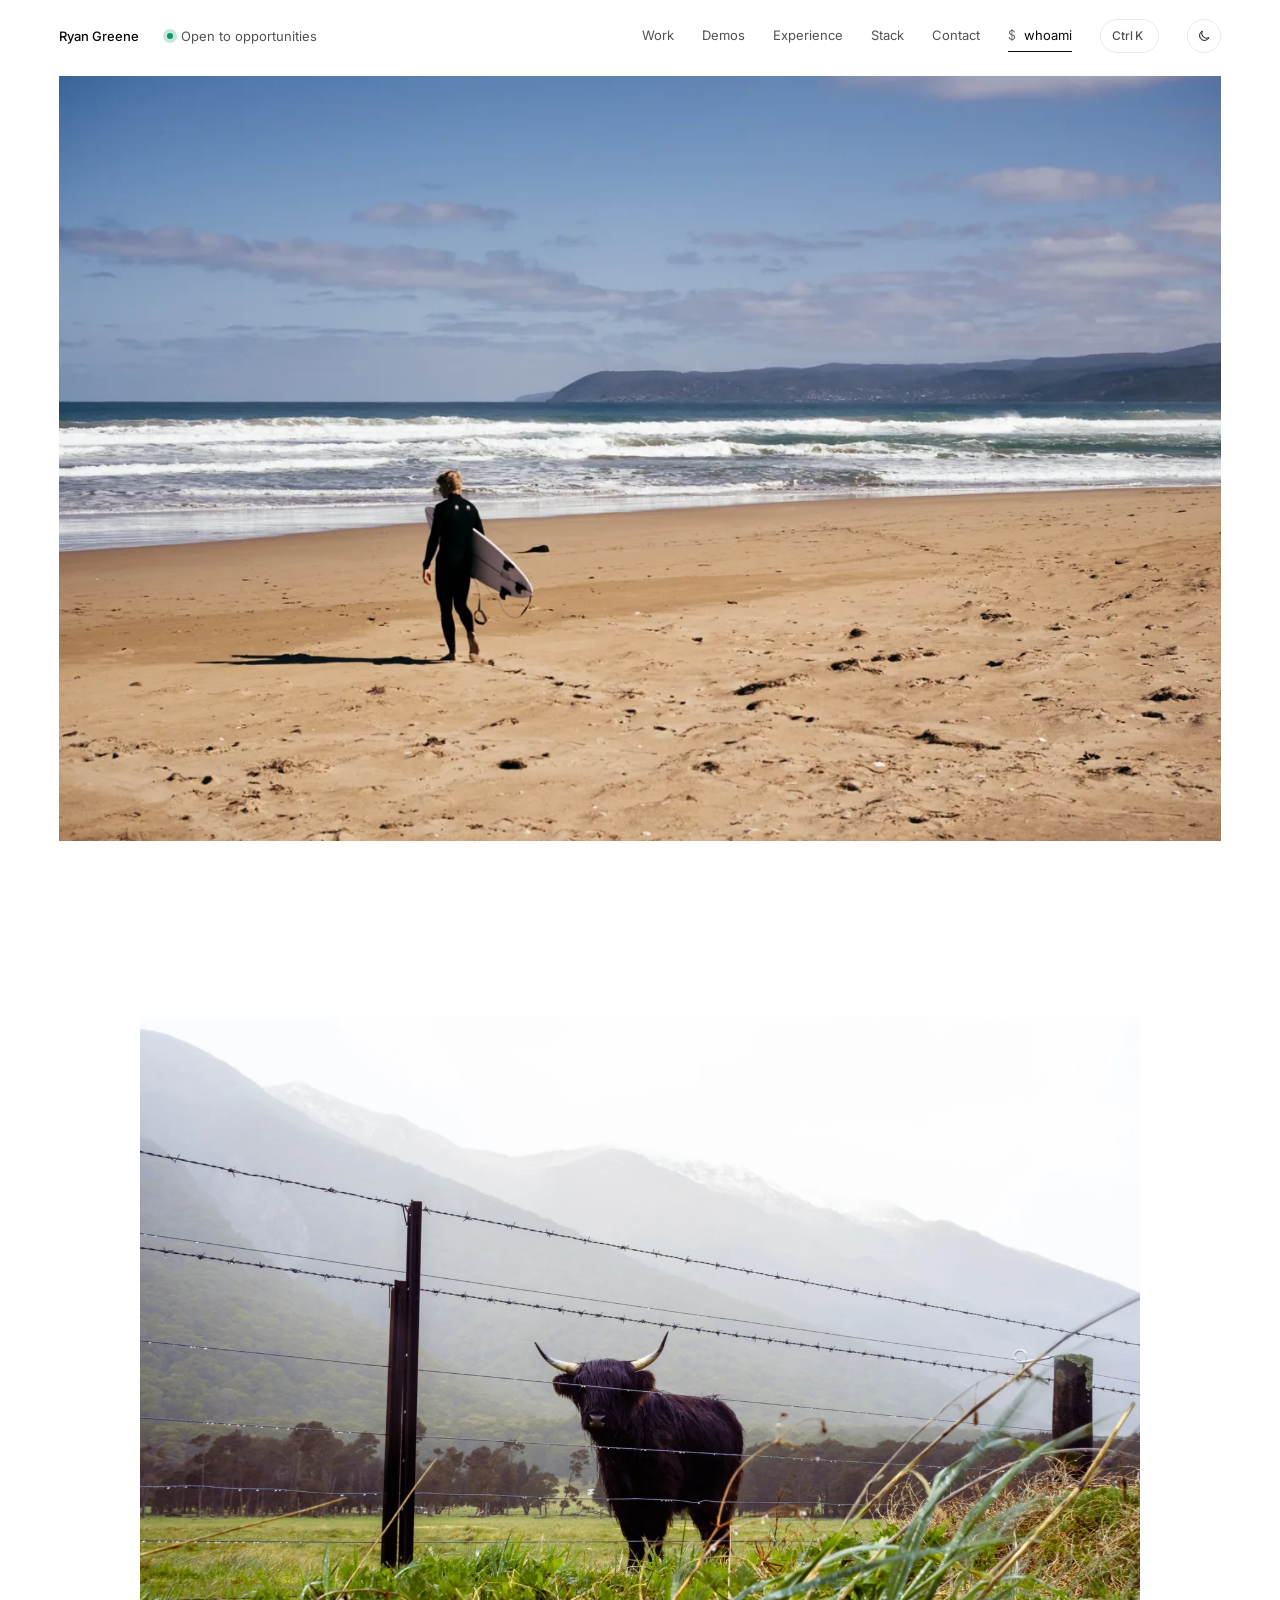
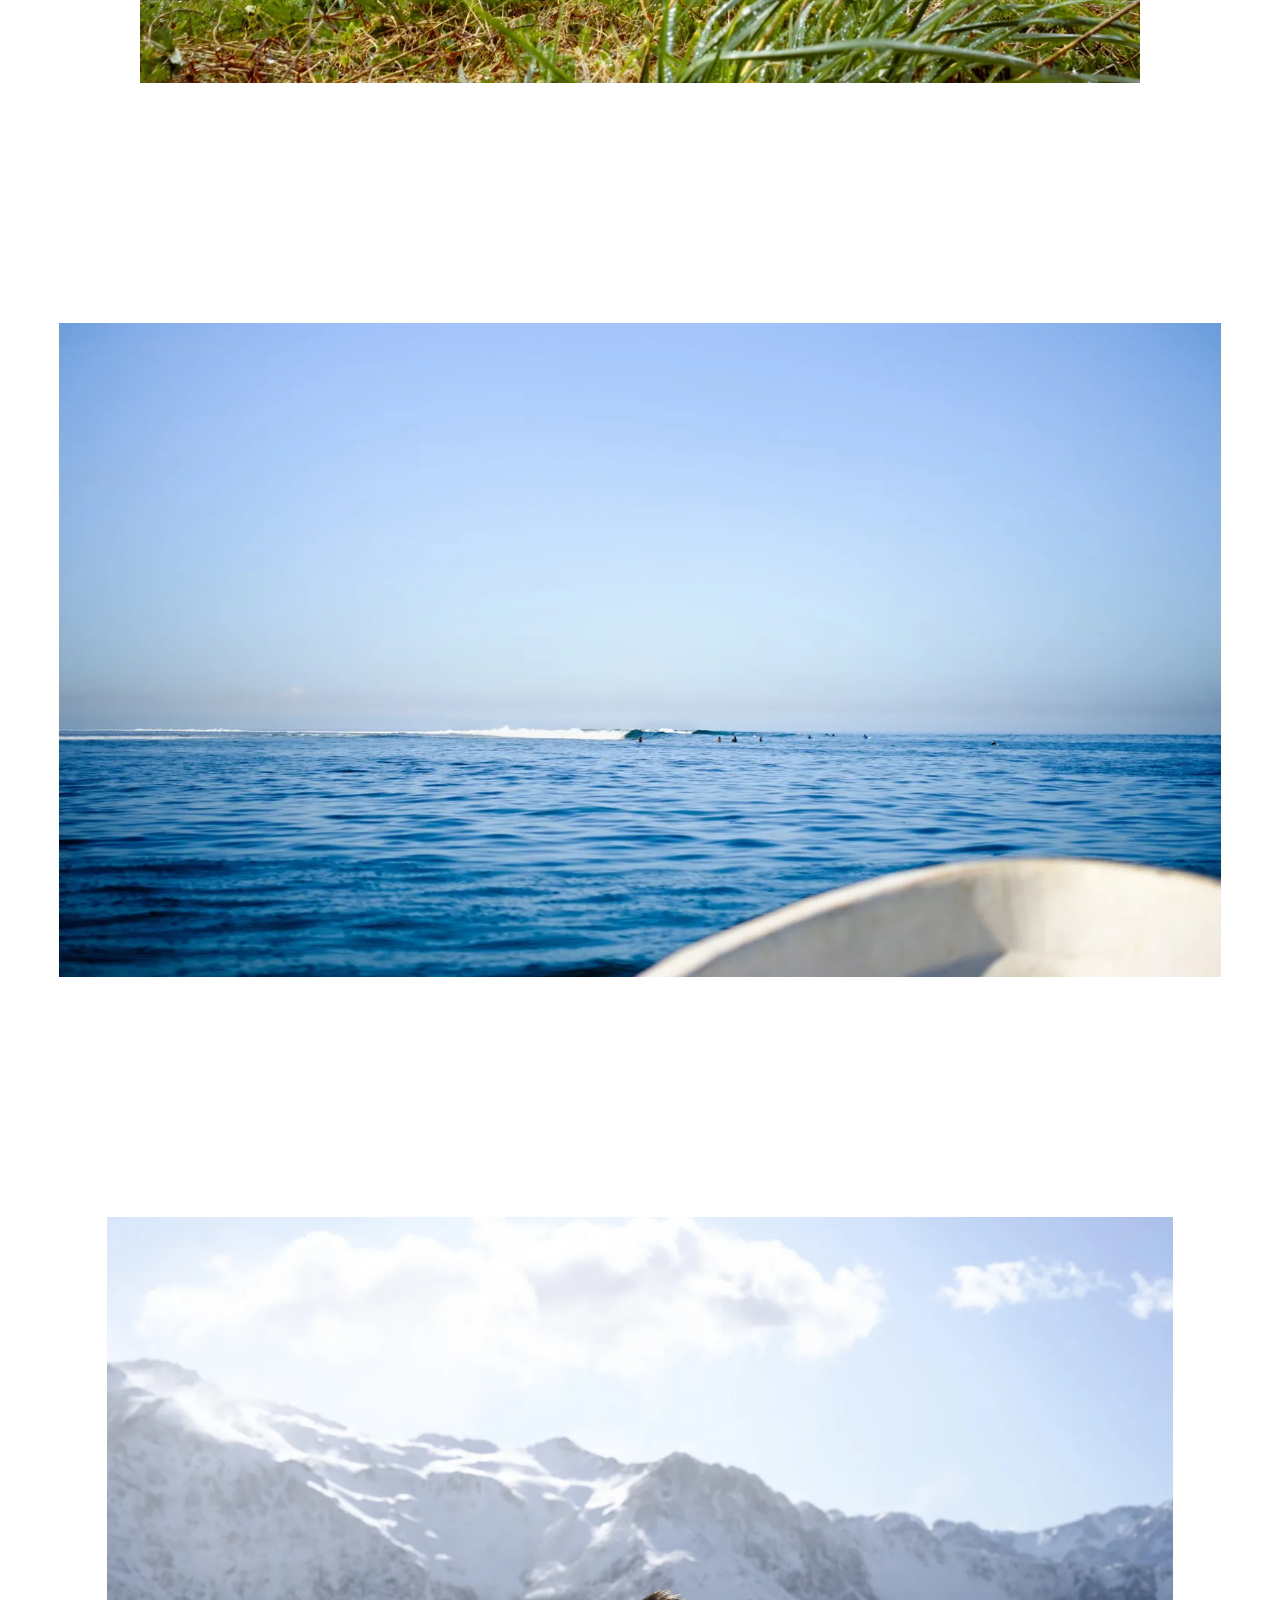
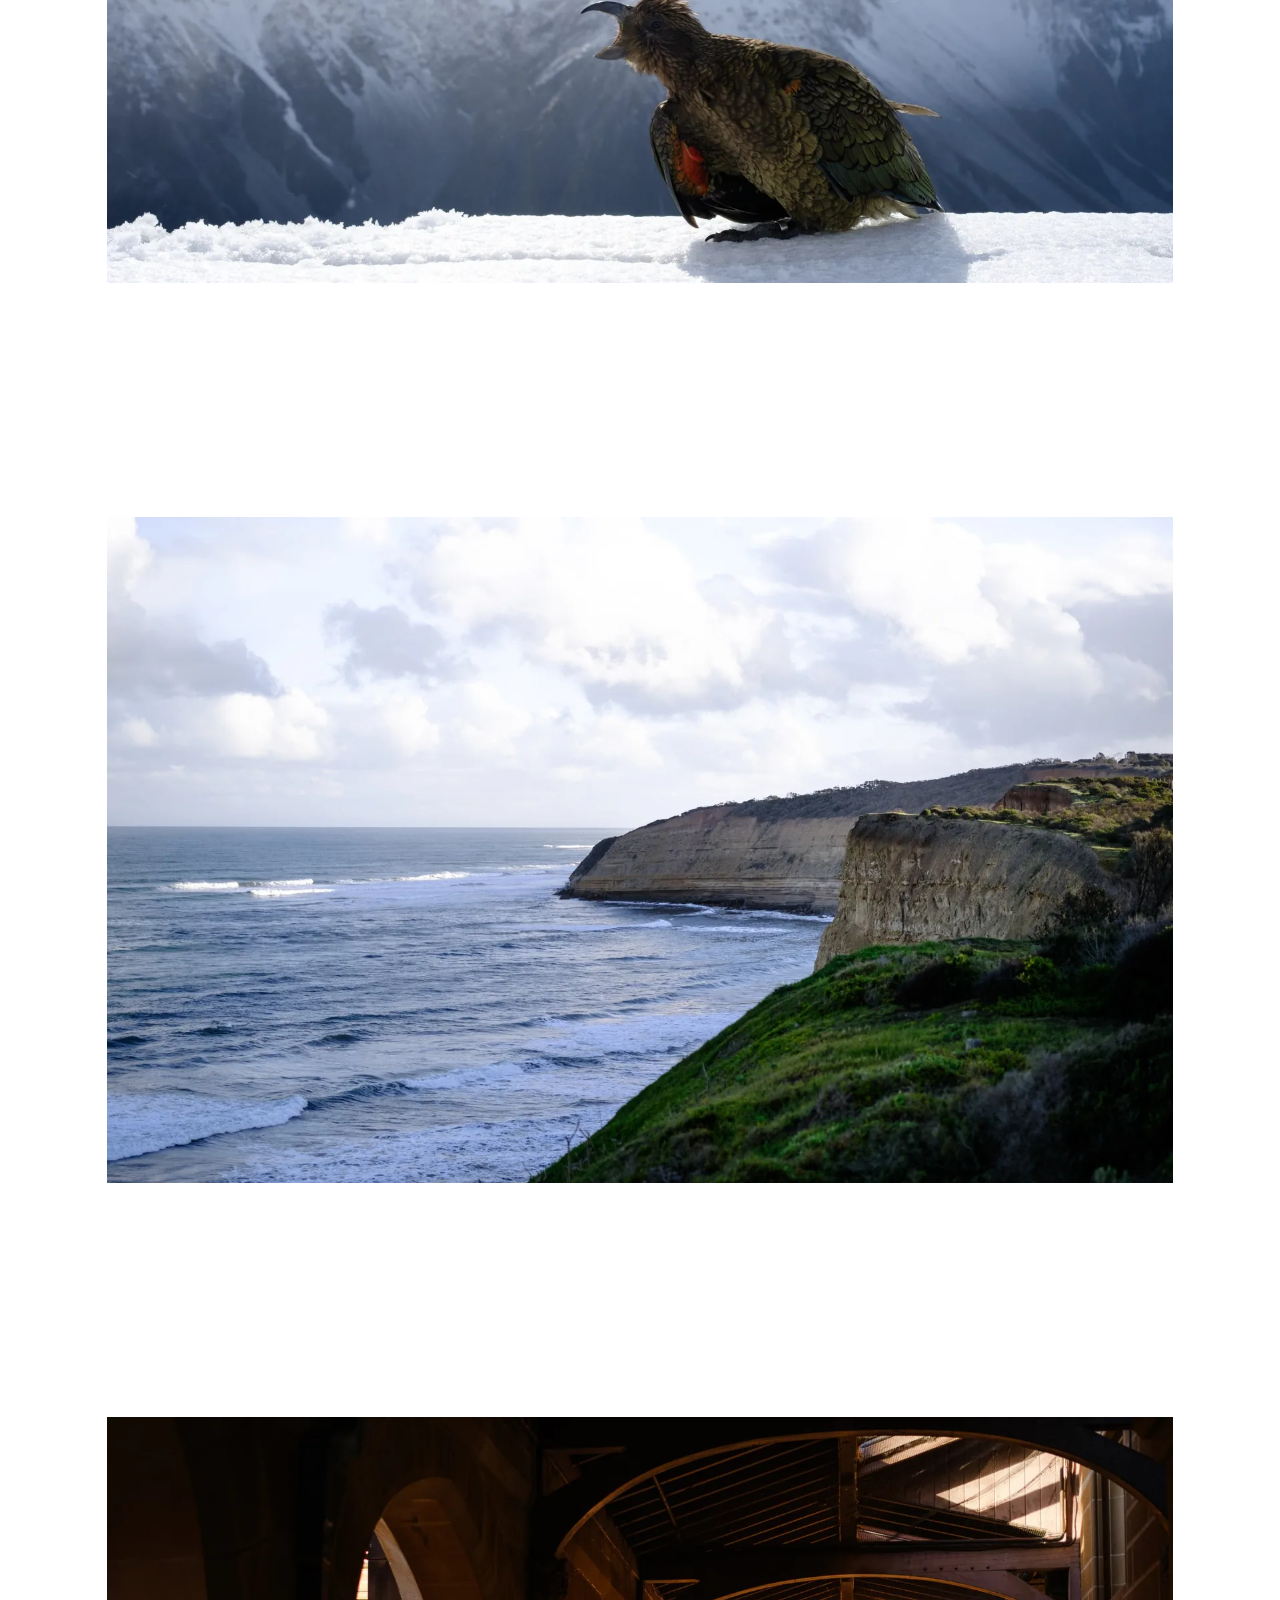
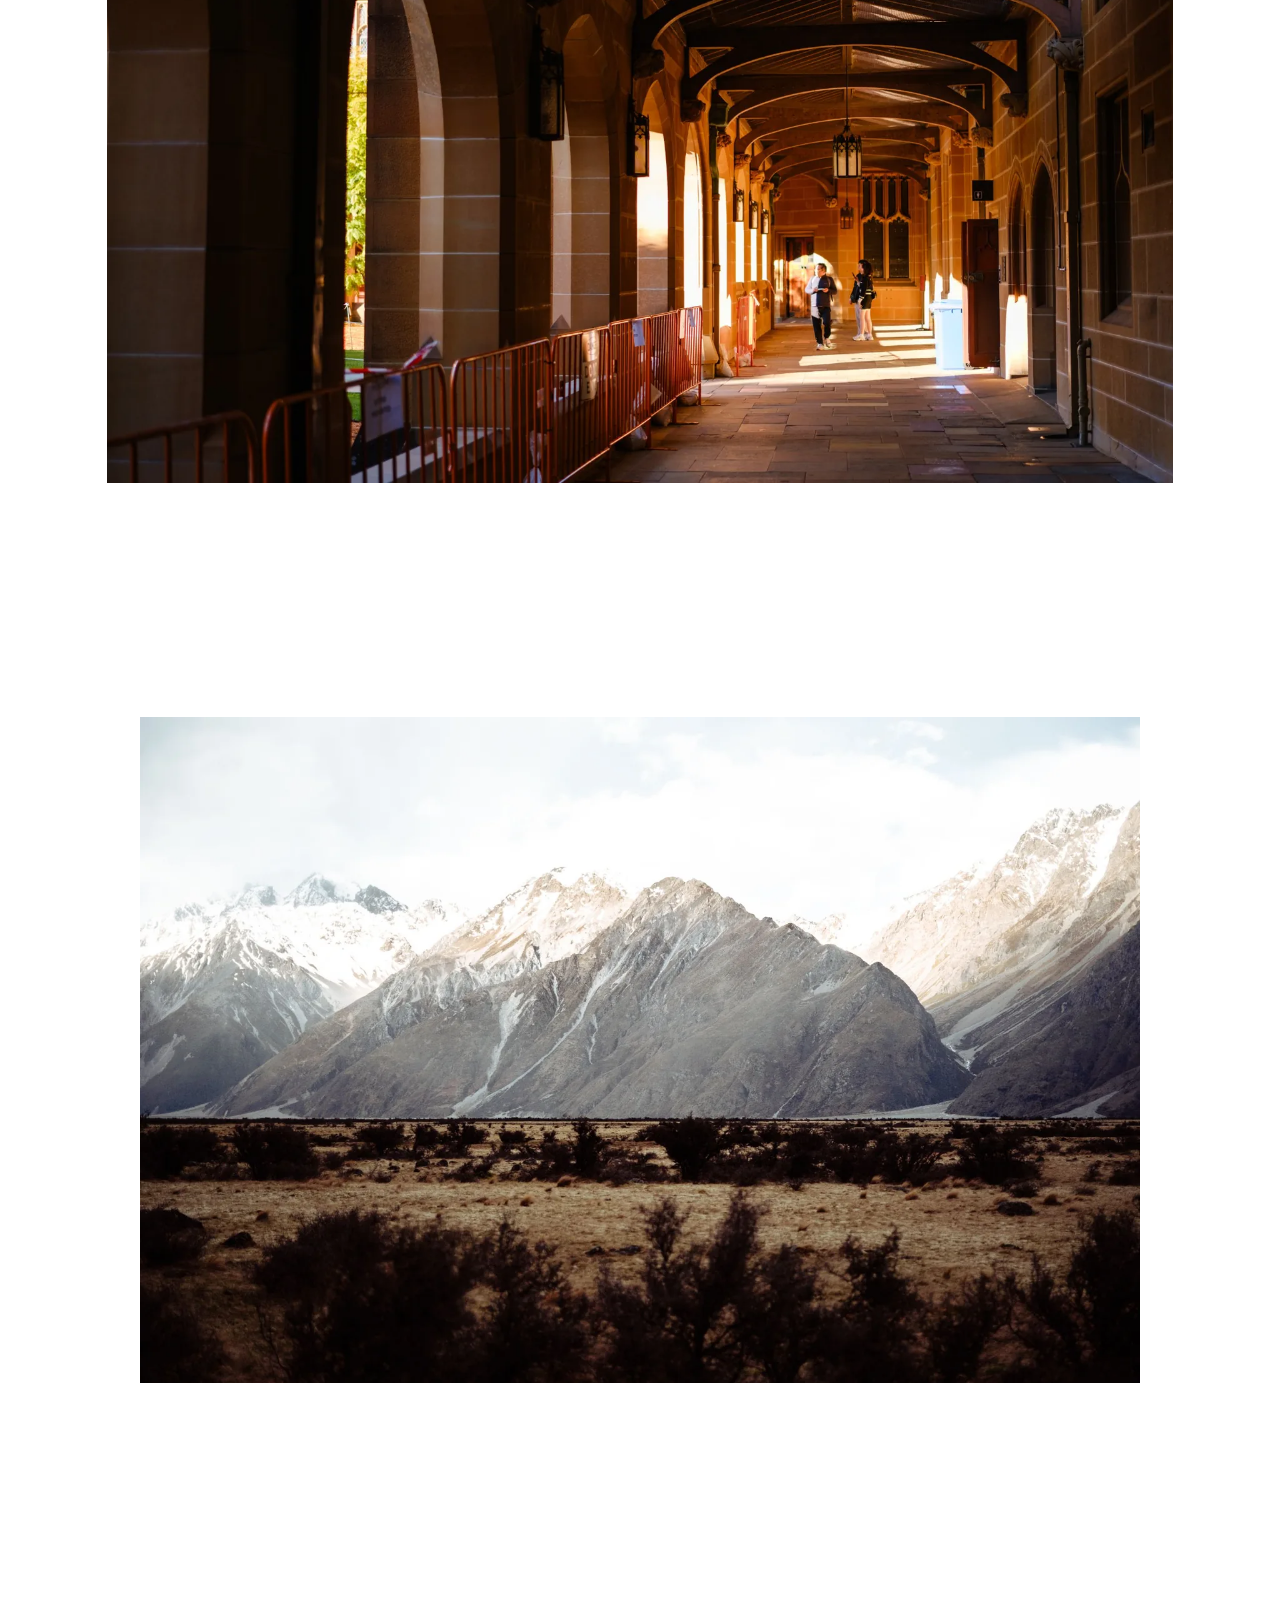
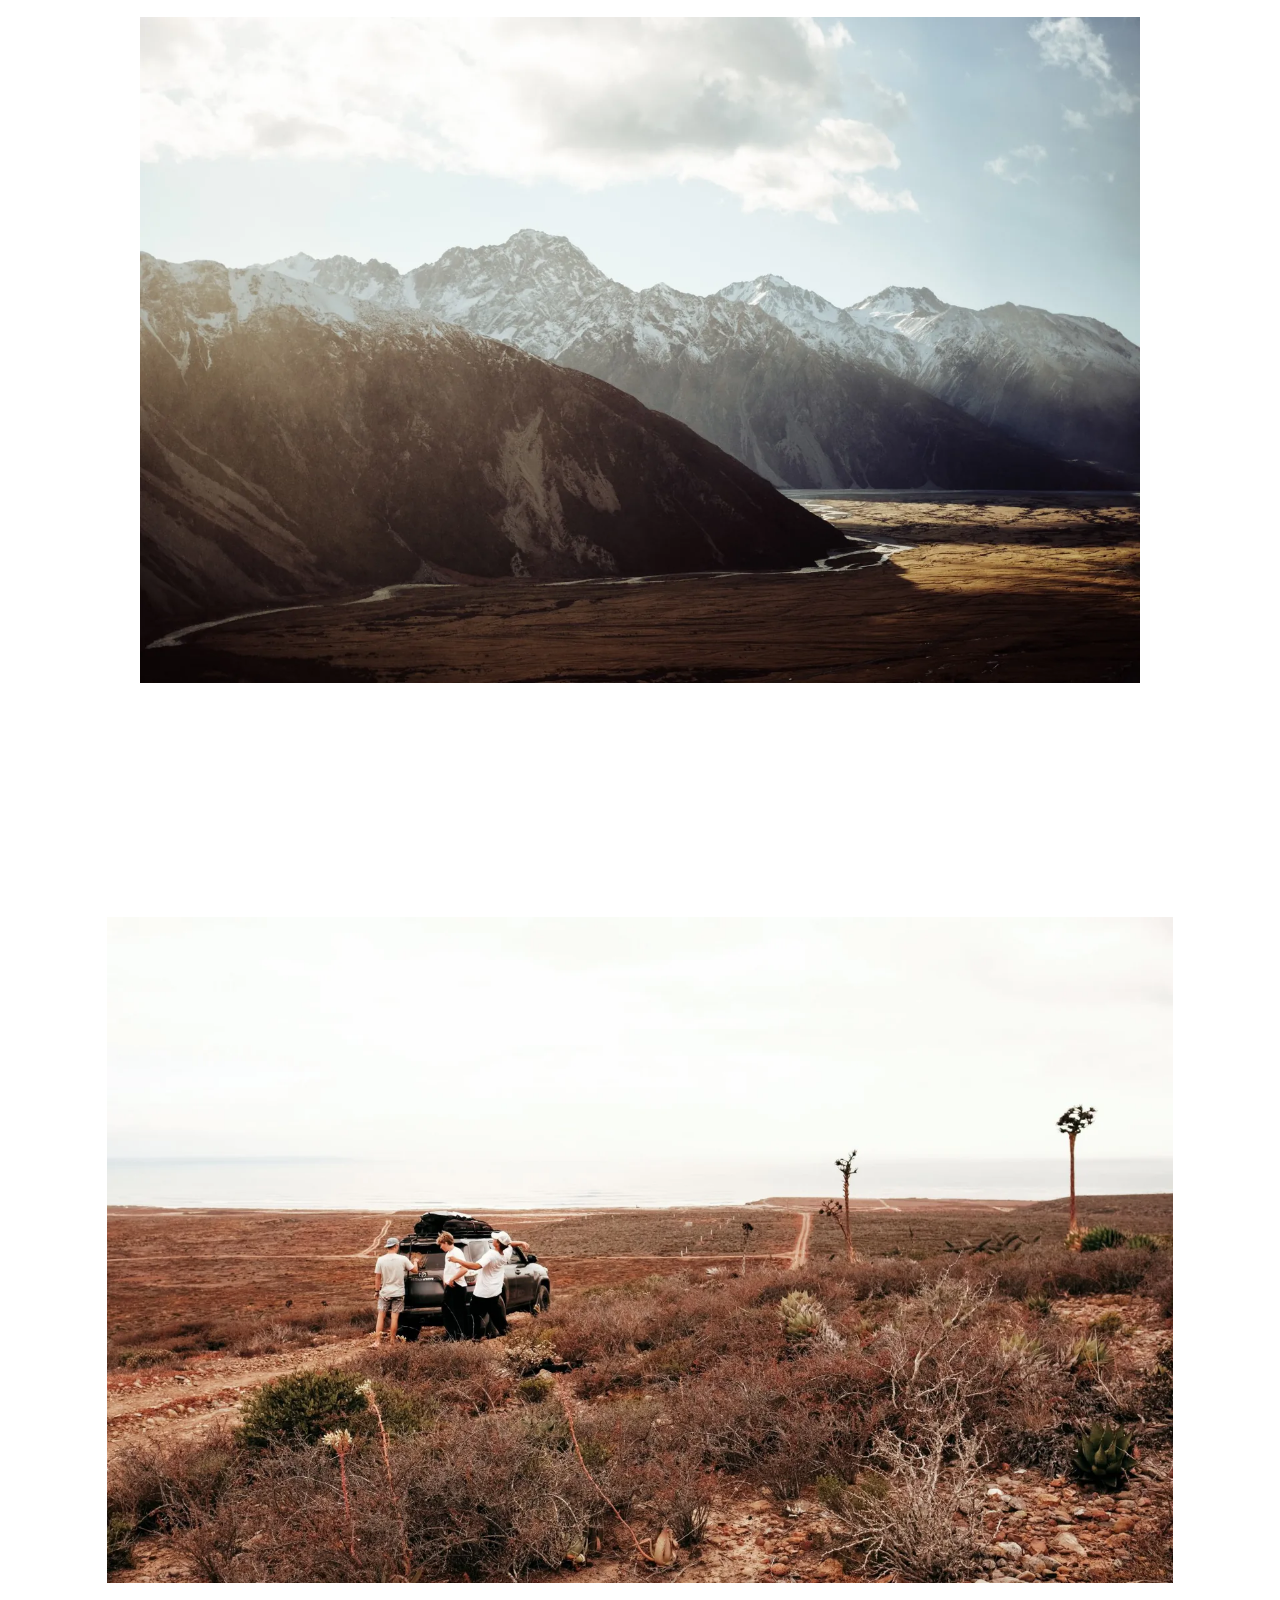
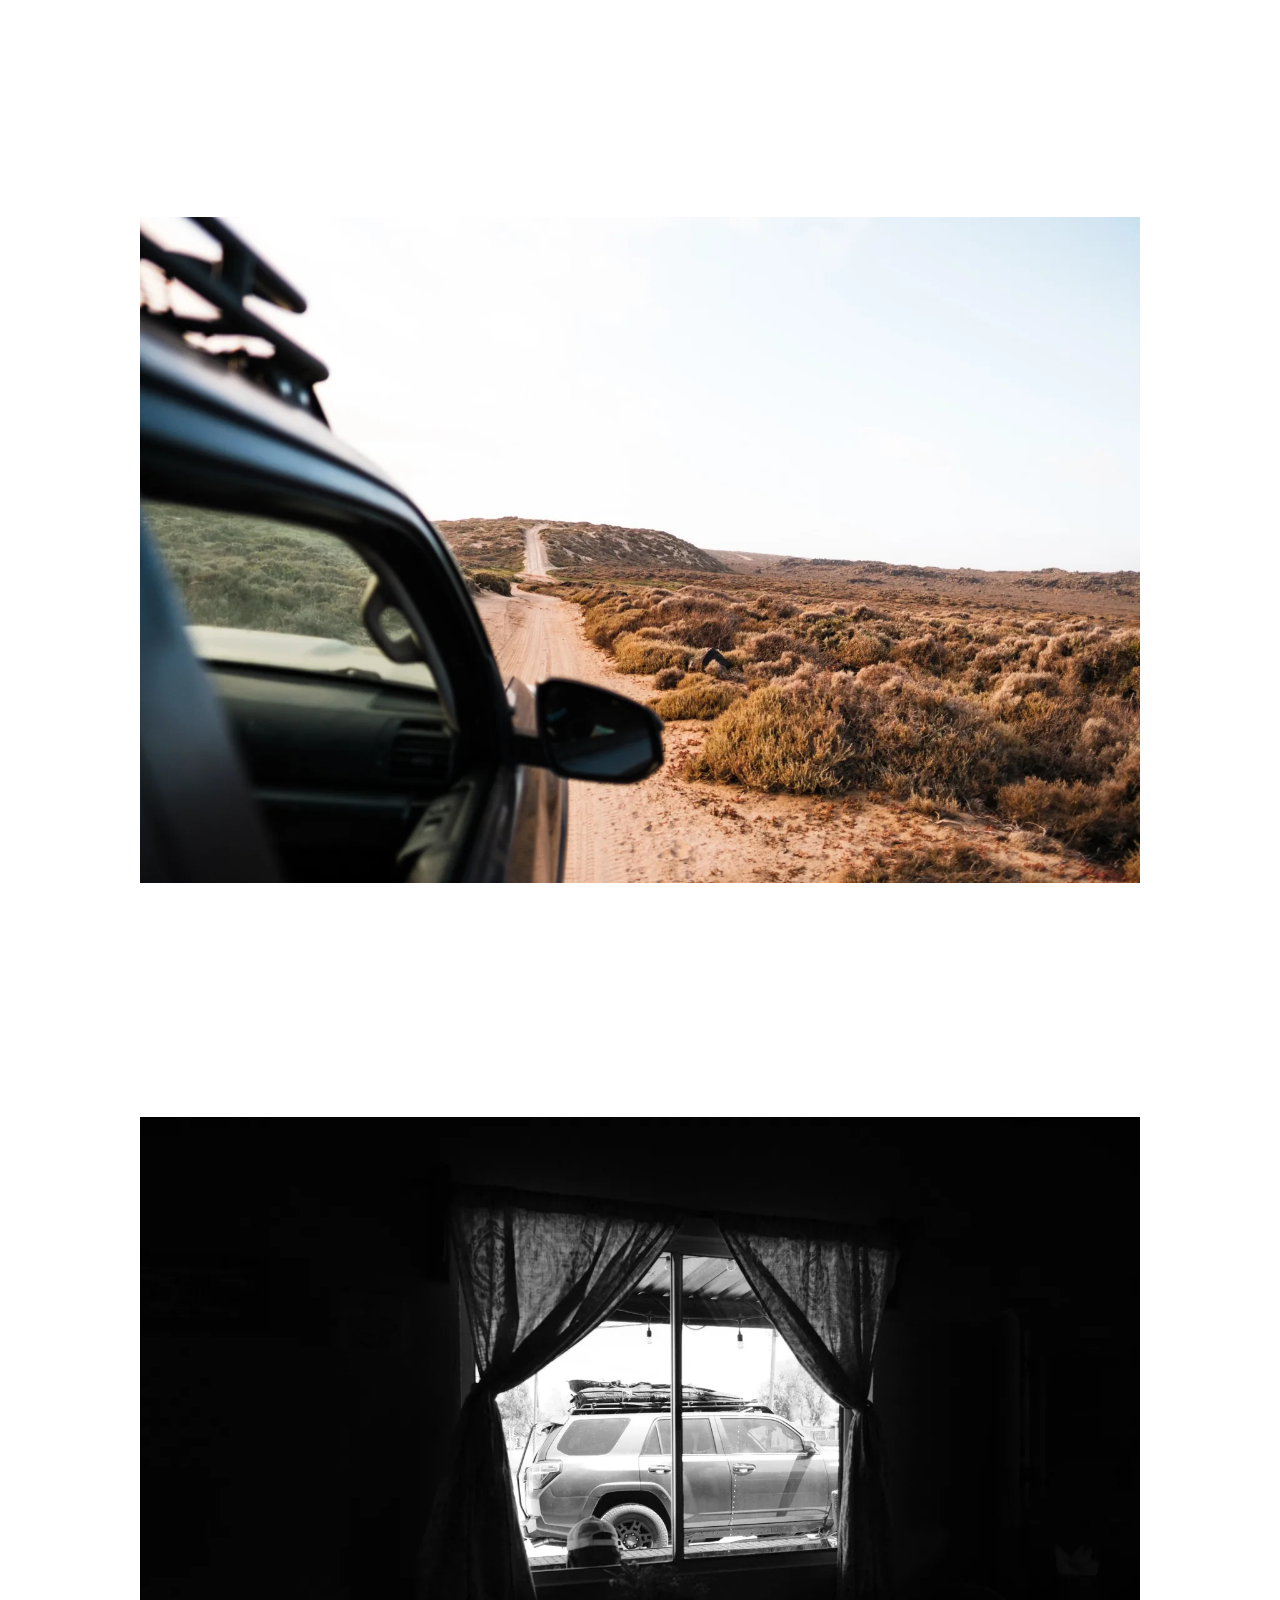
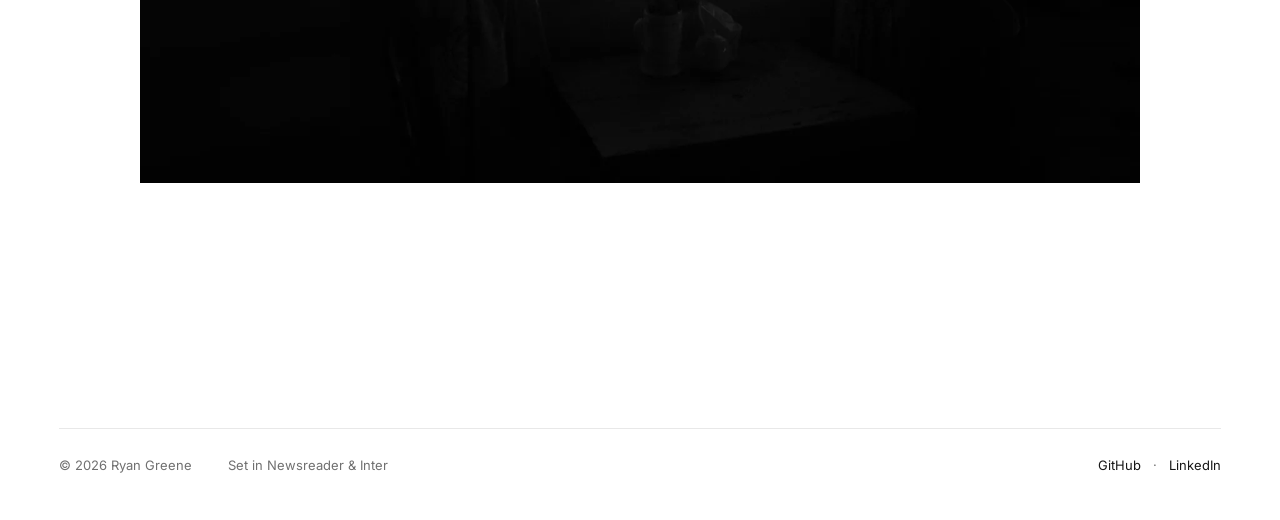
<file: whoami.html>
<!doctype html>
<html lang="en">
<head>
  <meta charset="utf-8">
  <meta name="viewport" content="width=device-width, initial-scale=1">
  <title>whoami — Ryan Greene</title>
  <meta name="description" content="About Ryan Greene.">
  <link rel="canonical" href="https://rpgr18.github.io/portfolio/whoami.html">
  <meta property="og:type" content="website">
  <meta property="og:site_name" content="Ryan Greene">
  <meta property="og:title" content="whoami — Ryan Greene">
  <meta property="og:description" content="About Ryan Greene.">
  <meta property="og:url" content="https://rpgr18.github.io/portfolio/whoami.html">
  <meta property="og:image" content="https://rpgr18.github.io/portfolio/img/og/whoami.jpg">
  <meta property="og:image:width" content="1200">
  <meta property="og:image:height" content="630">
  <meta property="og:image:alt" content="Photographs from Ryan Greene’s whoami page">
  <meta name="twitter:card" content="summary_large_image">
  <meta name="color-scheme" content="light dark">
  <meta name="theme-color" content="#ffffff">
  <link rel="icon" href="favicon.ico" sizes="32x32">
  <link rel="icon" href="favicon.png" type="image/png" sizes="192x192">
  <link rel="apple-touch-icon" href="apple-touch-icon.png">
  <link rel="preconnect" href="https://fonts.googleapis.com">
  <link rel="preconnect" href="https://fonts.gstatic.com" crossorigin>
  <link rel="stylesheet" href="https://fonts.googleapis.com/css2?family=DM+Mono:wght@400;500&family=Inter:wght@400;500&family=Newsreader:ital,opsz,wght@0,6..72,400;1,6..72,400&display=swap">
  <link rel="stylesheet" href="assets/site.css?v=117d26cf">
  <script>
    // Runs before first paint: mark JS as available and apply a saved dark theme without a flash of white
    document.documentElement.classList.add('js');
    try { if (localStorage.getItem('theme') === 'dark') document.documentElement.dataset.theme = 'dark'; } catch (e) {}
    // Arriving from another page of this site: skip the fade-ins (site.css), the page cross-fades instead
    if (document.referrer.startsWith(location.origin) && document.referrer !== location.href) document.documentElement.classList.add('nav-internal');
  </script>
</head>
<body data-page="whoami">
  <a class="skip-link" href="#main">Skip to content</a>

  <!-- Icons, defined once per page -->
  <svg width="0" height="0" style="position:absolute" aria-hidden="true">
    <defs>
      <symbol id="i-home" viewBox="0 0 24 24"><path d="M4 10.4 12 4l8 6.4V19a1 1 0 0 1-1 1h-4.25v-5.5h-5.5V20H5a1 1 0 0 1-1-1Z" fill="none" stroke="currentColor" stroke-width="1.5" stroke-linejoin="round"/></symbol>
      <symbol id="i-grid" viewBox="0 0 24 24"><g fill="none" stroke="currentColor" stroke-width="1.5"><rect x="4" y="4" width="7" height="7" rx="1.75"/><rect x="13" y="4" width="7" height="7" rx="1.75"/><rect x="4" y="13" width="7" height="7" rx="1.75"/><rect x="13" y="13" width="7" height="7" rx="1.75"/></g></symbol>
      <symbol id="i-play" viewBox="0 0 24 24"><g fill="none" stroke="currentColor" stroke-width="1.5" stroke-linejoin="round"><rect x="3.5" y="4.5" width="17" height="15" rx="3.5"/><path d="M10.25 9.2v5.6l4.6-2.8z"/></g></symbol>
      <symbol id="i-briefcase" viewBox="0 0 24 24"><g fill="none" stroke="currentColor" stroke-width="1.5" stroke-linejoin="round"><rect x="3.5" y="7.5" width="17" height="12" rx="2.5"/><path d="M9 7.5V6a2 2 0 0 1 2-2h2a2 2 0 0 1 2 2v1.5M3.5 12.5h17"/></g></symbol>
      <symbol id="i-layers" viewBox="0 0 24 24"><g fill="none" stroke="currentColor" stroke-width="1.5" stroke-linejoin="round" stroke-linecap="round"><path d="m12 4 8 4.5-8 4.5-8-4.5Z"/><path d="m4 12.5 8 4.5 8-4.5"/><path d="m4 16.5 8 4.5 8-4.5"/></g></symbol>
      <symbol id="i-mail" viewBox="0 0 24 24"><g fill="none" stroke="currentColor" stroke-width="1.5" stroke-linejoin="round"><rect x="3.5" y="5.5" width="17" height="13" rx="2.5"/><path d="m4.5 7.5 7.5 5.5 7.5-5.5"/></g></symbol>
      <symbol id="i-copy" viewBox="0 0 24 24"><g fill="none" stroke="currentColor" stroke-width="1.5" stroke-linejoin="round"><rect x="8.5" y="8.5" width="11" height="11" rx="2"/><path d="M15.5 8.5V6a1.5 1.5 0 0 0-1.5-1.5H6A1.5 1.5 0 0 0 4.5 6v8A1.5 1.5 0 0 0 6 15.5h2.5"/></g></symbol>
      <symbol id="i-arrow" viewBox="0 0 24 24"><path d="M5 12h14m-6-6 6 6-6 6" fill="none" stroke="currentColor" stroke-width="1.75" stroke-linecap="round" stroke-linejoin="round"/></symbol>
      <symbol id="i-chevron" viewBox="0 0 24 24"><path d="m9 6 6 6-6 6" fill="none" stroke="currentColor" stroke-width="2" stroke-linecap="round" stroke-linejoin="round"/></symbol>
      <symbol id="i-github" viewBox="0 0 24 24"><path fill="currentColor" d="M12 .297c-6.63 0-12 5.373-12 12 0 5.303 3.438 9.8 8.205 11.385.6.113.82-.258.82-.577 0-.285-.01-1.04-.015-2.04-3.338.724-4.042-1.61-4.042-1.61C4.422 18.07 3.633 17.7 3.633 17.7c-1.087-.744.084-.729.084-.729 1.205.084 1.838 1.236 1.838 1.236 1.07 1.835 2.809 1.305 3.495.998.108-.776.417-1.305.76-1.605-2.665-.3-5.466-1.332-5.466-5.93 0-1.31.465-2.38 1.235-3.22-.135-.303-.54-1.523.105-3.176 0 0 1.005-.322 3.3 1.23.96-.267 1.98-.399 3-.405 1.02.006 2.04.138 3 .405 2.28-1.552 3.285-1.23 3.285-1.23.645 1.653.24 2.873.12 3.176.765.84 1.23 1.91 1.23 3.22 0 4.61-2.805 5.625-5.475 5.92.42.36.81 1.096.81 2.22 0 1.606-.015 2.896-.015 3.286 0 .315.21.69.825.57C20.565 22.092 24 17.592 24 12.297c0-6.627-5.373-12-12-12"/></symbol>
      <symbol id="i-linkedin" viewBox="0 0 24 24"><path fill="currentColor" d="M20.447 20.452h-3.554v-5.569c0-1.328-.027-3.037-1.852-3.037-1.853 0-2.136 1.445-2.136 2.939v5.667H9.351V9h3.414v1.561h.046c.477-.9 1.637-1.85 3.37-1.85 3.601 0 4.267 2.37 4.267 5.455v6.286zM5.337 7.433a2.062 2.062 0 1 1 0-4.125 2.062 2.062 0 0 1 0 4.125zM7.119 20.452H3.555V9h3.564v11.452zM22.225 0H1.771C.792 0 0 .774 0 1.729v20.542C0 23.227.792 24 1.771 24h20.451C23.2 24 24 23.227 24 22.271V1.729C24 .774 23.2 0 22.222 0h.003z"/></symbol>
      <symbol id="i-terminal" viewBox="0 0 24 24"><path d="m5 7 5 5-5 5M12.5 17H19" fill="none" stroke="currentColor" stroke-width="2.25" stroke-linecap="round" stroke-linejoin="round"/></symbol>
      <symbol id="i-pie" viewBox="0 0 24 24"><g fill="none" stroke="currentColor" stroke-width="2.25" stroke-linejoin="round"><path d="M12 3a9 9 0 1 0 9 9h-9Z"/><path d="M15 3.5A9 9 0 0 1 20.5 9H15Z"/></g></symbol>
      <symbol id="i-wave" viewBox="0 0 24 24"><path d="M2.5 9c2.4-3 4.3-3 6.5 0s4.1 3 6.5 0 4.3-3 6.5 0M2.5 15.5c2.4-3 4.3-3 6.5 0s4.1 3 6.5 0 4.3-3 6.5 0" fill="none" stroke="currentColor" stroke-width="2" stroke-linecap="round"/></symbol>
      <symbol id="i-moon" viewBox="0 0 24 24"><path d="M19.5 14.6A7.5 7.5 0 0 1 9.4 4.5a7.5 7.5 0 1 0 10.1 10.1Z" fill="none" stroke="currentColor" stroke-width="1.5" stroke-linejoin="round"/></symbol>
      <symbol id="i-sun" viewBox="0 0 24 24"><g fill="none" stroke="currentColor" stroke-width="1.5" stroke-linecap="round"><circle cx="12" cy="12" r="4"/><path d="M12 2.5v2M12 19.5v2M5.3 5.3l1.4 1.4M17.3 17.3l1.4 1.4M2.5 12h2M19.5 12h2M5.3 18.7l1.4-1.4M17.3 6.7l1.4-1.4"/></g></symbol>
    </defs>
  </svg>

  <!-- Top bar: number keys 1–5 jump to each section, 6 opens whoami, T switches the theme -->
  <header class="topbar">
    <div class="topbar-in">
      <a class="tb-name" href="index.html">Ryan Greene</a>
      <p class="tb-status"><span class="ed-dot" aria-hidden="true"></span>Open to opportunities</p>
      <nav class="nav" aria-label="Sections">
        <ul class="nav-list" id="nav-list">
          <li><a class="nav-link" href="index.html#projects" data-key="1">Work</a></li>
          <li><a class="nav-link" href="index.html#demos" data-key="2">Demos</a></li>
          <li><a class="nav-link" href="index.html#experience" data-key="3">Experience</a></li>
          <li><a class="nav-link" href="index.html#stack" data-key="4">Stack</a></li>
          <li><a class="nav-link" href="index.html#contact" data-key="5">Contact</a></li>
          <li><a class="nav-link" href="whoami.html" data-key="6" aria-current="page"><span class="nav-dollar" aria-hidden="true">$ </span>whoami</a></li>
        </ul>
      </nav>
      <button class="tb-btn theme-toggle" type="button" aria-label="Switch to dark theme"><svg class="i-moon" aria-hidden="true"><use href="#i-moon"/></svg><svg class="i-sun" aria-hidden="true"><use href="#i-sun"/></svg></button>
      <button class="tb-btn tb-menu" type="button" aria-expanded="false" aria-controls="nav-list"><span>Menu</span></button>
    </div>
  </header>

  <div class="page">
    <main class="who" id="main" tabindex="-1">
      <!-- No words on this page: it opens on the photo of me, set in like a print, and the rest of the
           photos follow, one to a screen. The heading is there for screen readers only. -->
      <header class="who-hero">
        <h1 class="sr-only">whoami</h1>
        <div class="who-frame">
          <img src="img/whoami/beach-surfer-2000.webp" srcset="img/whoami/beach-surfer-800.webp 800w, img/whoami/beach-surfer-1600.webp 1600w, img/whoami/beach-surfer-2000.webp 2000w" sizes="100vw" alt="A surfer in a wetsuit walking along an empty beach with a board under one arm" width="2000" height="1125" fetchpriority="high" decoding="async">
        </div>
      </header>
      <!-- The photos, one to a screen: each sits centred in its own "room" at the largest size that fits
           (--ar is its width / height). Scrolling settles on each in turn.
           Each comes in 800, 1600 and 2000 px wide webp files in img/whoami/. -->
      <figure class="room" style="--ar: 2000 / 1333">
        <img src="img/whoami/highland-cow-1600.webp" srcset="img/whoami/highland-cow-800.webp 800w, img/whoami/highland-cow-1600.webp 1600w, img/whoami/highland-cow-2000.webp 2000w" sizes="(max-width: 40rem) 100vw, 82vw" alt="A Highland cow behind a wire fence in a misty green valley" width="2000" height="1333" loading="lazy" decoding="async">
      </figure>
      <figure class="room" style="--ar: 2000 / 1125">
        <img src="img/whoami/reef-boat-1600.webp" srcset="img/whoami/reef-boat-800.webp 800w, img/whoami/reef-boat-1600.webp 1600w, img/whoami/reef-boat-2000.webp 2000w" sizes="(max-width: 40rem) 100vw, 82vw" alt="Surfers waiting at a reef break, seen from the bow of a boat" width="2000" height="1125" loading="lazy" decoding="async">
      </figure>
      <figure class="room" style="--ar: 2000 / 1250">
        <img src="img/whoami/kea-1600.webp" srcset="img/whoami/kea-800.webp 800w, img/whoami/kea-1600.webp 1600w, img/whoami/kea-2000.webp 2000w" sizes="(max-width: 40rem) 100vw, 82vw" alt="A kea calling from a snowy ledge in front of mountains" width="2000" height="1250" loading="lazy" decoding="async">
      </figure>
      <figure class="room" style="--ar: 2000 / 1250">
        <img src="img/whoami/coast-cliffs-1600.webp" srcset="img/whoami/coast-cliffs-800.webp 800w, img/whoami/coast-cliffs-1600.webp 1600w, img/whoami/coast-cliffs-2000.webp 2000w" sizes="(max-width: 40rem) 100vw, 82vw" alt="Layered sea cliffs above a grey, wave-lined ocean" width="2000" height="1250" loading="lazy" decoding="async">
      </figure>
      <figure class="room" style="--ar: 2000 / 1250">
        <img src="img/whoami/sandstone-cloister-1600.webp" srcset="img/whoami/sandstone-cloister-800.webp 800w, img/whoami/sandstone-cloister-1600.webp 1600w, img/whoami/sandstone-cloister-2000.webp 2000w" sizes="(max-width: 40rem) 100vw, 82vw" alt="Late sun through the arches of a sandstone cloister" width="2000" height="1250" loading="lazy" decoding="async">
      </figure>
      <figure class="room" style="--ar: 2000 / 1333">
        <img src="img/whoami/mountain-plain-1600.webp" srcset="img/whoami/mountain-plain-800.webp 800w, img/whoami/mountain-plain-1600.webp 1600w, img/whoami/mountain-plain-2000.webp 2000w" sizes="(max-width: 40rem) 100vw, 82vw" alt="Snow-dusted mountains rising behind a dry, scrubby plain" width="2000" height="1333" loading="lazy" decoding="async">
      </figure>
      <figure class="room" style="--ar: 2000 / 1333">
        <img src="img/whoami/river-valley-1600.webp" srcset="img/whoami/river-valley-800.webp 800w, img/whoami/river-valley-1600.webp 1600w, img/whoami/river-valley-2000.webp 2000w" sizes="(max-width: 40rem) 100vw, 82vw" alt="Sunlight across a braided river valley below snowy peaks" width="2000" height="1333" loading="lazy" decoding="async">
      </figure>
      <figure class="room" style="--ar: 2000 / 1250">
        <img src="img/whoami/roadside-stop-1600.webp" srcset="img/whoami/roadside-stop-800.webp 800w, img/whoami/roadside-stop-1600.webp 1600w, img/whoami/roadside-stop-2000.webp 2000w" sizes="(max-width: 40rem) 100vw, 82vw" alt="Three friends at the back of a loaded truck on a desert track above the sea" width="2000" height="1250" loading="lazy" decoding="async">
      </figure>
      <figure class="room" style="--ar: 2000 / 1333">
        <img src="img/whoami/dirt-road-1600.webp" srcset="img/whoami/dirt-road-800.webp 800w, img/whoami/dirt-road-1600.webp 1600w, img/whoami/dirt-road-2000.webp 2000w" sizes="(max-width: 40rem) 100vw, 82vw" alt="A sandy track through scrubland, seen past a truck’s side mirror" width="2000" height="1333" loading="lazy" decoding="async">
      </figure>
      <figure class="room" style="--ar: 2000 / 1333">
        <img src="img/whoami/window-truck-1600.webp" srcset="img/whoami/window-truck-800.webp 800w, img/whoami/window-truck-1600.webp 1600w, img/whoami/window-truck-2000.webp 2000w" sizes="(max-width: 40rem) 100vw, 82vw" alt="Black and white: a truck with boards on the roof, framed by a curtained window" width="2000" height="1333" loading="lazy" decoding="async">
      </figure>
    </main>

    <footer class="site-foot site-foot--home">
      <p>© 2026 Ryan Greene</p>
      <p class="colophon">Set in Newsreader &amp; Inter</p>
      <nav aria-label="Elsewhere">
        <a href="https://github.com/rpgr18" target="_blank" rel="noopener">GitHub</a>
        <span aria-hidden="true">·</span>
        <a href="https://www.linkedin.com/in/rpgr18/" target="_blank" rel="noopener">LinkedIn</a>
      </nav>
    </footer>
  </div>

  <script src="assets/site.js?v=117d26cf"></script>
</body>
</html>
</file>
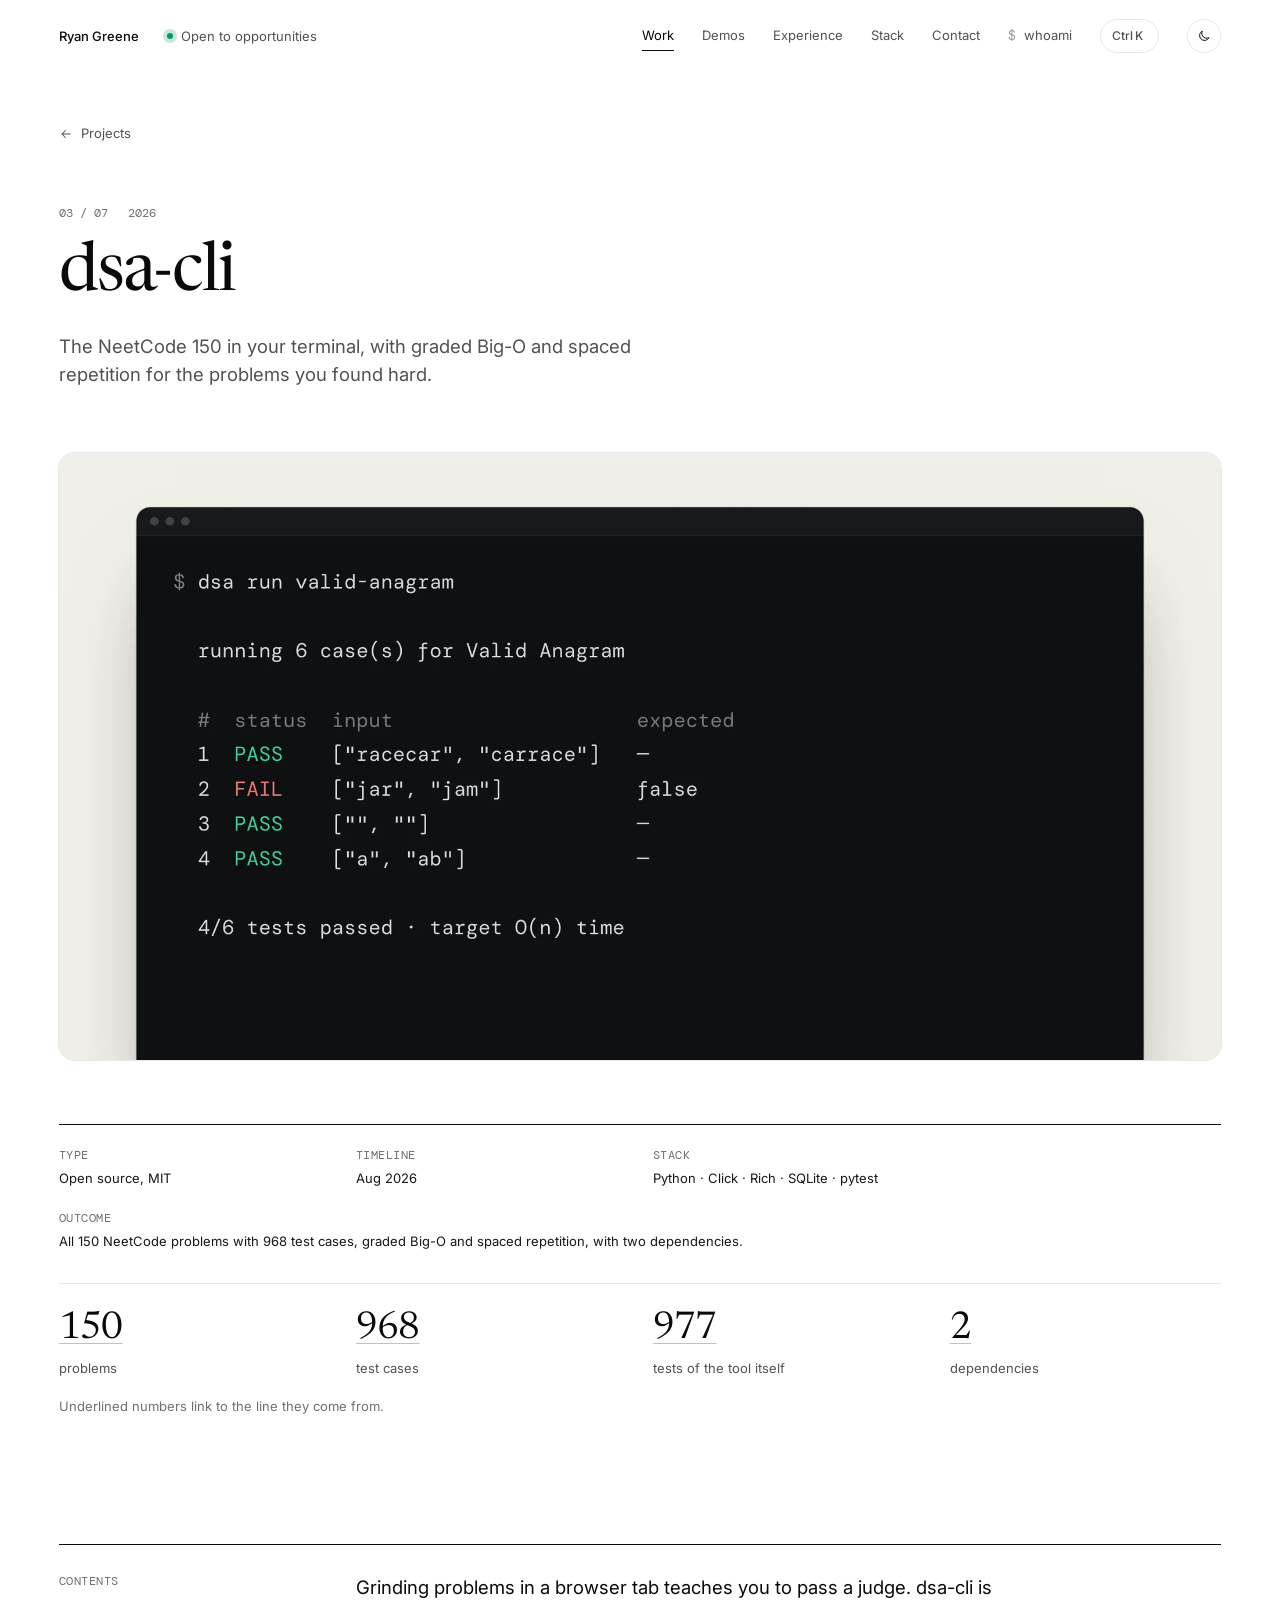
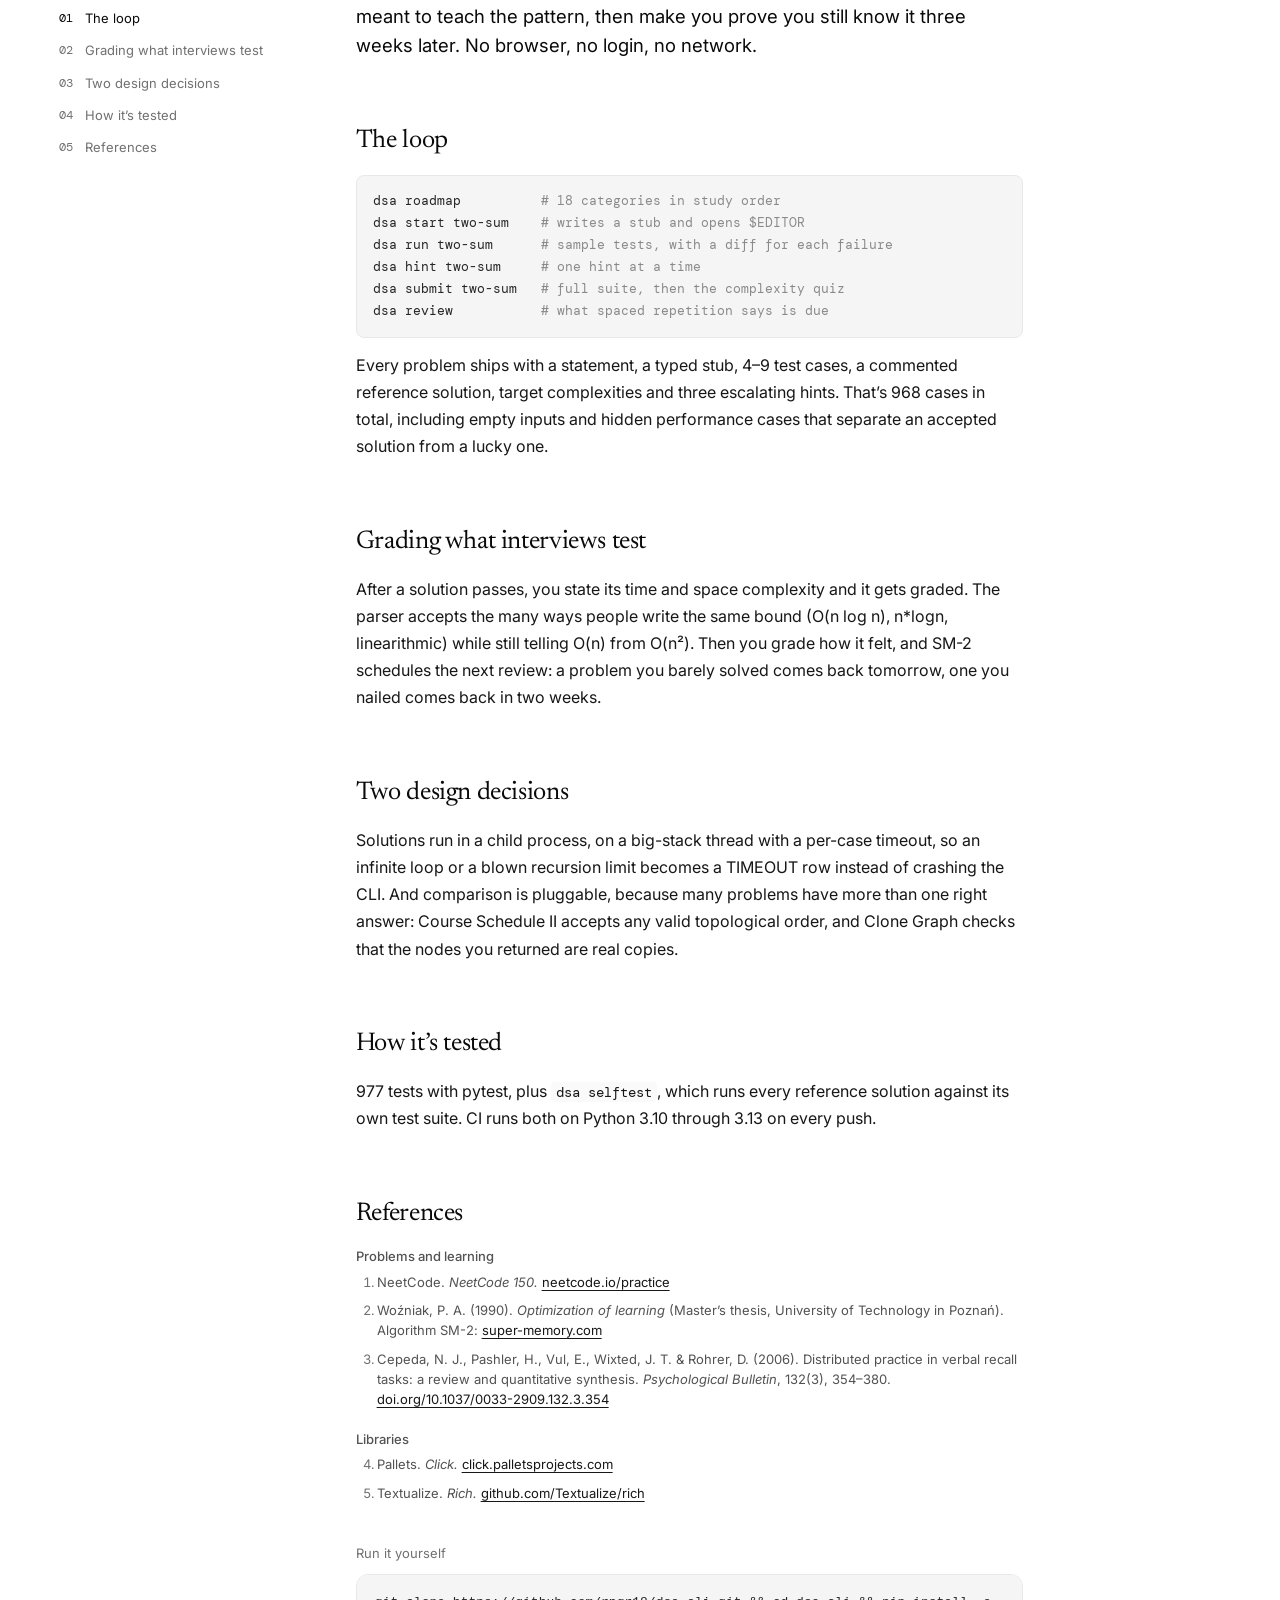
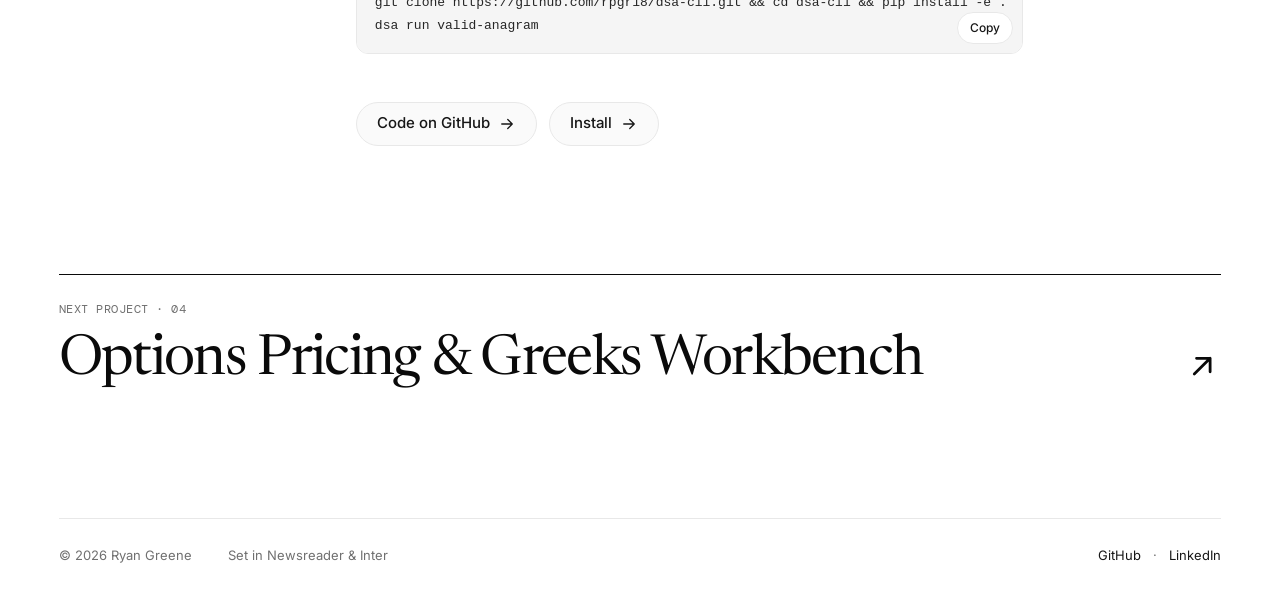
<file: work/dsa-cli.html>
<!doctype html>
<html lang="en">
<head>
  <meta charset="utf-8">
  <meta name="viewport" content="width=device-width, initial-scale=1">
  <title>dsa-cli — Ryan Greene</title>
  <meta name="description" content="dsa-cli: the NeetCode 150 in the terminal, with real tests, graded Big-O and spaced repetition.">
  <link rel="canonical" href="https://rpgr18.github.io/portfolio/work/dsa-cli.html">
  <meta property="og:type" content="website">
  <meta property="og:site_name" content="Ryan Greene">
  <meta property="og:title" content="dsa-cli">
  <meta property="og:description" content="dsa-cli: the NeetCode 150 in the terminal, with real tests, graded Big-O and spaced repetition.">
  <meta property="og:url" content="https://rpgr18.github.io/portfolio/work/dsa-cli.html">
  <meta property="og:image" content="https://rpgr18.github.io/portfolio/img/og/dsa-cli.jpg">
  <meta property="og:image:width" content="1200">
  <meta property="og:image:height" content="630">
  <meta property="og:image:alt" content="Cover for dsa-cli">
  <meta name="twitter:card" content="summary_large_image">
  <meta name="color-scheme" content="light dark">
  <meta name="theme-color" content="#ffffff">
  <link rel="icon" href="../favicon.ico" sizes="32x32">
  <link rel="icon" href="../favicon.png" type="image/png" sizes="192x192">
  <link rel="apple-touch-icon" href="../apple-touch-icon.png">
  <link rel="preconnect" href="https://fonts.googleapis.com">
  <link rel="preconnect" href="https://fonts.gstatic.com" crossorigin>
  <link rel="stylesheet" href="https://fonts.googleapis.com/css2?family=DM+Mono:wght@400;500&family=Inter:wght@400;500&family=Newsreader:ital,opsz,wght@0,6..72,400;1,6..72,400&display=swap">
  <link rel="stylesheet" href="../assets/site.css?v=117d26cf">
  <script>
    // Runs before first paint: mark JS as available and apply a saved dark theme without a flash of white
    document.documentElement.classList.add('js');
    try { if (localStorage.getItem('theme') === 'dark') document.documentElement.dataset.theme = 'dark'; } catch (e) {}
    // Arriving from another page of this site: skip the fade-ins (site.css), the page cross-fades instead
    if (document.referrer.startsWith(location.origin) && document.referrer !== location.href) document.documentElement.classList.add('nav-internal');
  </script>
</head>
<body data-page="work">
  <a class="skip-link" href="#main">Skip to content</a>

  <!-- Icons, defined once per page -->
  <svg width="0" height="0" style="position:absolute" aria-hidden="true">
    <defs>
      <symbol id="i-home" viewBox="0 0 24 24"><path d="M4 10.4 12 4l8 6.4V19a1 1 0 0 1-1 1h-4.25v-5.5h-5.5V20H5a1 1 0 0 1-1-1Z" fill="none" stroke="currentColor" stroke-width="1.5" stroke-linejoin="round"/></symbol>
      <symbol id="i-grid" viewBox="0 0 24 24"><g fill="none" stroke="currentColor" stroke-width="1.5"><rect x="4" y="4" width="7" height="7" rx="1.75"/><rect x="13" y="4" width="7" height="7" rx="1.75"/><rect x="4" y="13" width="7" height="7" rx="1.75"/><rect x="13" y="13" width="7" height="7" rx="1.75"/></g></symbol>
      <symbol id="i-play" viewBox="0 0 24 24"><g fill="none" stroke="currentColor" stroke-width="1.5" stroke-linejoin="round"><rect x="3.5" y="4.5" width="17" height="15" rx="3.5"/><path d="M10.25 9.2v5.6l4.6-2.8z"/></g></symbol>
      <symbol id="i-briefcase" viewBox="0 0 24 24"><g fill="none" stroke="currentColor" stroke-width="1.5" stroke-linejoin="round"><rect x="3.5" y="7.5" width="17" height="12" rx="2.5"/><path d="M9 7.5V6a2 2 0 0 1 2-2h2a2 2 0 0 1 2 2v1.5M3.5 12.5h17"/></g></symbol>
      <symbol id="i-layers" viewBox="0 0 24 24"><g fill="none" stroke="currentColor" stroke-width="1.5" stroke-linejoin="round" stroke-linecap="round"><path d="m12 4 8 4.5-8 4.5-8-4.5Z"/><path d="m4 12.5 8 4.5 8-4.5"/><path d="m4 16.5 8 4.5 8-4.5"/></g></symbol>
      <symbol id="i-mail" viewBox="0 0 24 24"><g fill="none" stroke="currentColor" stroke-width="1.5" stroke-linejoin="round"><rect x="3.5" y="5.5" width="17" height="13" rx="2.5"/><path d="m4.5 7.5 7.5 5.5 7.5-5.5"/></g></symbol>
      <symbol id="i-copy" viewBox="0 0 24 24"><g fill="none" stroke="currentColor" stroke-width="1.5" stroke-linejoin="round"><rect x="8.5" y="8.5" width="11" height="11" rx="2"/><path d="M15.5 8.5V6a1.5 1.5 0 0 0-1.5-1.5H6A1.5 1.5 0 0 0 4.5 6v8A1.5 1.5 0 0 0 6 15.5h2.5"/></g></symbol>
      <symbol id="i-arrow" viewBox="0 0 24 24"><path d="M5 12h14m-6-6 6 6-6 6" fill="none" stroke="currentColor" stroke-width="1.75" stroke-linecap="round" stroke-linejoin="round"/></symbol>
      <symbol id="i-chevron" viewBox="0 0 24 24"><path d="m9 6 6 6-6 6" fill="none" stroke="currentColor" stroke-width="2" stroke-linecap="round" stroke-linejoin="round"/></symbol>
      <symbol id="i-github" viewBox="0 0 24 24"><path fill="currentColor" d="M12 .297c-6.63 0-12 5.373-12 12 0 5.303 3.438 9.8 8.205 11.385.6.113.82-.258.82-.577 0-.285-.01-1.04-.015-2.04-3.338.724-4.042-1.61-4.042-1.61C4.422 18.07 3.633 17.7 3.633 17.7c-1.087-.744.084-.729.084-.729 1.205.084 1.838 1.236 1.838 1.236 1.07 1.835 2.809 1.305 3.495.998.108-.776.417-1.305.76-1.605-2.665-.3-5.466-1.332-5.466-5.93 0-1.31.465-2.38 1.235-3.22-.135-.303-.54-1.523.105-3.176 0 0 1.005-.322 3.3 1.23.96-.267 1.98-.399 3-.405 1.02.006 2.04.138 3 .405 2.28-1.552 3.285-1.23 3.285-1.23.645 1.653.24 2.873.12 3.176.765.84 1.23 1.91 1.23 3.22 0 4.61-2.805 5.625-5.475 5.92.42.36.81 1.096.81 2.22 0 1.606-.015 2.896-.015 3.286 0 .315.21.69.825.57C20.565 22.092 24 17.592 24 12.297c0-6.627-5.373-12-12-12"/></symbol>
      <symbol id="i-linkedin" viewBox="0 0 24 24"><path fill="currentColor" d="M20.447 20.452h-3.554v-5.569c0-1.328-.027-3.037-1.852-3.037-1.853 0-2.136 1.445-2.136 2.939v5.667H9.351V9h3.414v1.561h.046c.477-.9 1.637-1.85 3.37-1.85 3.601 0 4.267 2.37 4.267 5.455v6.286zM5.337 7.433a2.062 2.062 0 1 1 0-4.125 2.062 2.062 0 0 1 0 4.125zM7.119 20.452H3.555V9h3.564v11.452zM22.225 0H1.771C.792 0 0 .774 0 1.729v20.542C0 23.227.792 24 1.771 24h20.451C23.2 24 24 23.227 24 22.271V1.729C24 .774 23.2 0 22.222 0h.003z"/></symbol>
      <symbol id="i-terminal" viewBox="0 0 24 24"><path d="m5 7 5 5-5 5M12.5 17H19" fill="none" stroke="currentColor" stroke-width="2.25" stroke-linecap="round" stroke-linejoin="round"/></symbol>
      <symbol id="i-pie" viewBox="0 0 24 24"><g fill="none" stroke="currentColor" stroke-width="2.25" stroke-linejoin="round"><path d="M12 3a9 9 0 1 0 9 9h-9Z"/><path d="M15 3.5A9 9 0 0 1 20.5 9H15Z"/></g></symbol>
      <symbol id="i-wave" viewBox="0 0 24 24"><path d="M2.5 9c2.4-3 4.3-3 6.5 0s4.1 3 6.5 0 4.3-3 6.5 0M2.5 15.5c2.4-3 4.3-3 6.5 0s4.1 3 6.5 0 4.3-3 6.5 0" fill="none" stroke="currentColor" stroke-width="2" stroke-linecap="round"/></symbol>
      <symbol id="i-moon" viewBox="0 0 24 24"><path d="M19.5 14.6A7.5 7.5 0 0 1 9.4 4.5a7.5 7.5 0 1 0 10.1 10.1Z" fill="none" stroke="currentColor" stroke-width="1.5" stroke-linejoin="round"/></symbol>
      <symbol id="i-sun" viewBox="0 0 24 24"><g fill="none" stroke="currentColor" stroke-width="1.5" stroke-linecap="round"><circle cx="12" cy="12" r="4"/><path d="M12 2.5v2M12 19.5v2M5.3 5.3l1.4 1.4M17.3 17.3l1.4 1.4M2.5 12h2M19.5 12h2M5.3 18.7l1.4-1.4M17.3 6.7l1.4-1.4"/></g></symbol>
    </defs>
  </svg>

  <!-- Top bar: number keys 1–5 jump to each section, 6 opens whoami, T switches the theme -->
  <header class="topbar">
    <div class="topbar-in">
      <a class="tb-name" href="../index.html">Ryan Greene</a>
      <p class="tb-status"><span class="ed-dot" aria-hidden="true"></span>Open to opportunities</p>
      <nav class="nav" aria-label="Sections">
        <ul class="nav-list" id="nav-list">
          <li><a class="nav-link" href="../index.html#projects" data-key="1" aria-current="true">Work</a></li>
          <li><a class="nav-link" href="../index.html#demos" data-key="2">Demos</a></li>
          <li><a class="nav-link" href="../index.html#experience" data-key="3">Experience</a></li>
          <li><a class="nav-link" href="../index.html#stack" data-key="4">Stack</a></li>
          <li><a class="nav-link" href="../index.html#contact" data-key="5">Contact</a></li>
          <li><a class="nav-link" href="../whoami.html" data-key="6"><span class="nav-dollar" aria-hidden="true">$ </span>whoami</a></li>
        </ul>
      </nav>
      <button class="tb-btn theme-toggle" type="button" aria-label="Switch to dark theme"><svg class="i-moon" aria-hidden="true"><use href="#i-moon"/></svg><svg class="i-sun" aria-hidden="true"><use href="#i-sun"/></svg></button>
      <button class="tb-btn tb-menu" type="button" aria-expanded="false" aria-controls="nav-list"><span>Menu</span></button>
    </div>
  </header>

  <div class="page">
    <main class="cs" id="main" tabindex="-1">
      <header class="cs-head">
        <a class="cs-back" href="../index.html#projects"><svg aria-hidden="true"><use href="#i-arrow"/></svg>Projects</a>
        <p class="cs-index"><span>03 / 07</span><span>2026</span></p>
        <h1 style="view-transition-name: t-dsa-cli">dsa-cli</h1>
        <p class="cs-lede">The NeetCode 150 in your terminal, with graded Big-O and spaced repetition for the problems you found hard.</p>
      </header>
      <figure class="cs-cover">
        <img class="visual cover" src="../img/dsa-cli/hero.webp" alt="A terminal running dsa run valid-anagram, with four of six tests passing and a target of O(n) time" width="2000" height="1045" fetchpriority="high">
      </figure>
      <dl class="cs-facts">
        <div><dt>Type</dt><dd>Open source, MIT</dd></div>
        <div><dt>Timeline</dt><dd>Aug 2026</dd></div>
        <div class="wide"><dt>Stack</dt><dd>Python · Click · Rich · SQLite · pytest</dd></div>
        <div class="full"><dt>Outcome</dt><dd>All 150 NeetCode problems with 968 test cases, graded Big-O and spaced repetition, with two dependencies.</dd></div>
      </dl>
      <ul class="cs-metrics" aria-label="Key numbers">
        <li><a class="proof" href="https://github.com/rpgr18/dsa-cli/blob/bee0bf66fd08630baad9901aa266901f0ca67191/tests/test_catalogue.py#L38-L39" target="_blank" rel="noopener"><b>150</b><span class="sr-only"> (source: tests/test_catalogue.py, lines 38–39)</span><span class="proof-card" aria-hidden="true"><span class="proof-src">tests/test_catalogue.py, lines 38–39</span><code>def test_exactly_150_problems():
assert len(PROBLEMS) == 150</code></span></a><span>problems</span></li>
        <li><a class="proof" href="https://github.com/rpgr18/dsa-cli/blob/bee0bf66fd08630baad9901aa266901f0ca67191/README.md#L41" target="_blank" rel="noopener"><b>968</b><span class="sr-only"> (source: README.md, line 41)</span><span class="proof-card" aria-hidden="true"><span class="proof-src">README.md, line 41</span><code>- **Real tests, real edge cases** — 968 cases including the empty inputs, single elements,</code></span></a><span>test cases</span></li>
        <li><a class="proof" href="https://github.com/rpgr18/dsa-cli/blob/bee0bf66fd08630baad9901aa266901f0ca67191/README.md#L205" target="_blank" rel="noopener"><b>977</b><span class="sr-only"> (source: README.md, line 205)</span><span class="proof-card" aria-hidden="true"><span class="proof-src">README.md, line 205</span><code>pytest              # 977 tests, ~20s</code></span></a><span>tests of the tool itself</span></li>
        <li><a class="proof" href="https://github.com/rpgr18/dsa-cli/blob/bee0bf66fd08630baad9901aa266901f0ca67191/pyproject.toml#L25" target="_blank" rel="noopener"><b>2</b><span class="sr-only"> (source: pyproject.toml, line 25)</span><span class="proof-card" aria-hidden="true"><span class="proof-src">pyproject.toml, line 25</span><code>dependencies = [&quot;click&gt;=8.1&quot;, &quot;rich&gt;=13.0&quot;]</code></span></a><span>dependencies</span></li>
      </ul>
      <p class="cs-proof-note">Underlined numbers link to the line they come from. <span data-ci="dsa-cli ci.yml"></span></p>
      <div class="cs-body">
        <nav class="cs-toc" aria-label="On this page">
          <p>Contents</p>
          <ol>
            <li><a href="#the-loop">The loop</a></li>
            <li><a href="#grading-what-interviews-test">Grading what interviews test</a></li>
            <li><a href="#two-design-decisions">Two design decisions</a></li>
            <li><a href="#how-its-tested">How it’s tested</a></li>
            <li><a href="#references">References</a></li>
          </ol>
        </nav>
        <article class="cs-article">
          <div class="prose">
          <p>Grinding problems in a browser tab teaches you to pass a judge. dsa-cli is meant to teach the pattern, then make you prove you still know it three weeks later. No browser, no login, no network.</p>

          <h2 id="the-loop">The loop</h2>
          <pre><code>dsa roadmap          <span class="dim"># 18 categories in study order</span>
dsa start two-sum    <span class="dim"># writes a stub and opens $EDITOR</span>
dsa run two-sum      <span class="dim"># sample tests, with a diff for each failure</span>
dsa hint two-sum     <span class="dim"># one hint at a time</span>
dsa submit two-sum   <span class="dim"># full suite, then the complexity quiz</span>
dsa review           <span class="dim"># what spaced repetition says is due</span></code></pre>
          <p>Every problem ships with a statement, a typed stub, 4–9 test cases, a commented reference solution, target complexities and three escalating hints. That’s 968 cases in total, including empty inputs and hidden performance cases that separate an accepted solution from a lucky one.</p>

          <h2 id="grading-what-interviews-test">Grading what interviews test</h2>
          <p>After a solution passes, you state its time and space complexity and it gets graded. The parser accepts the many ways people write the same bound (O(n log n), n*logn, linearithmic) while still telling O(n) from O(n²). Then you grade how it felt, and SM-2 schedules the next review: a problem you barely solved comes back tomorrow, one you nailed comes back in two weeks.</p>

          <h2 id="two-design-decisions">Two design decisions</h2>
          <p>Solutions run in a child process, on a big-stack thread with a per-case timeout, so an infinite loop or a blown recursion limit becomes a TIMEOUT row instead of crashing the CLI. And comparison is pluggable, because many problems have more than one right answer: Course Schedule II accepts any valid topological order, and Clone Graph checks that the nodes you returned are real copies.</p>

          <h2 id="how-its-tested">How it’s tested</h2>
          <p>977 tests with pytest, plus <code>dsa selftest</code>, which runs every reference solution against its own test suite. CI runs both on Python 3.10 through 3.13 on every push.</p>
          <h2 id="references">References</h2>
          <h3>Problems and learning</h3>
          <ol class="refs">
            <li>NeetCode. <em>NeetCode 150.</em> <a href="https://neetcode.io/practice" target="_blank" rel="noopener">neetcode.io/practice</a></li>
            <li>Woźniak, P. A. (1990). <em>Optimization of learning</em> (Master’s thesis, University of Technology in Poznań). Algorithm SM-2: <a href="https://www.super-memory.com/english/ol/sm2.htm" target="_blank" rel="noopener">super-memory.com</a></li>
            <li>Cepeda, N. J., Pashler, H., Vul, E., Wixted, J. T. &amp; Rohrer, D. (2006). Distributed practice in verbal recall tasks: a review and quantitative synthesis. <em>Psychological Bulletin</em>, 132(3), 354–380. <a href="https://doi.org/10.1037/0033-2909.132.3.354" target="_blank" rel="noopener">doi.org/10.1037/0033-2909.132.3.354</a></li>
          </ol>
          <h3>Libraries</h3>
          <ol class="refs" start="4">
            <li>Pallets. <em>Click.</em> <a href="https://click.palletsprojects.com/" target="_blank" rel="noopener">click.palletsprojects.com</a></li>
            <li>Textualize. <em>Rich.</em> <a href="https://github.com/Textualize/rich" target="_blank" rel="noopener">github.com/Textualize/rich</a></li>
          </ol>
          </div>
          <div class="run-it">
            <p class="run-it-h">Run it yourself</p>
            <pre><code>git clone https://github.com/rpgr18/dsa-cli.git &amp;&amp; cd dsa-cli &amp;&amp; pip install -e .
dsa run valid-anagram</code></pre>
            <button class="btn-copy" type="button" data-copy-code>Copy</button>
          </div>
          <div class="article-links">
            <a class="btn btn-secondary" href="https://github.com/rpgr18/dsa-cli" target="_blank" rel="noopener">Code on GitHub <svg aria-hidden="true"><use href="#i-arrow"/></svg></a>
            <a class="btn btn-secondary" href="https://github.com/rpgr18/dsa-cli#install" target="_blank" rel="noopener">Install <svg aria-hidden="true"><use href="#i-arrow"/></svg></a>
          </div>
        </article>
      </div>
      <a class="cs-next" href="options-pricing.html">
        <span class="cs-next-label">Next project · 04</span>
        <span class="cs-next-t">Options Pricing &amp; Greeks Workbench</span>
        <svg aria-hidden="true"><use href="#i-arrow"/></svg>
      </a>
    </main>
    <footer class="site-foot site-foot--home">
      <p>© 2026 Ryan Greene</p>
      <p class="colophon">Set in Newsreader &amp; Inter</p>
      <nav aria-label="Elsewhere">
        <a href="https://github.com/rpgr18" target="_blank" rel="noopener">GitHub</a>
        <span aria-hidden="true">·</span>
        <a href="https://www.linkedin.com/in/rpgr18/" target="_blank" rel="noopener">LinkedIn</a>
      </nav>
    </footer>
  </div>

  <script src="../assets/site.js?v=117d26cf"></script>
</body>
</html>
</file>
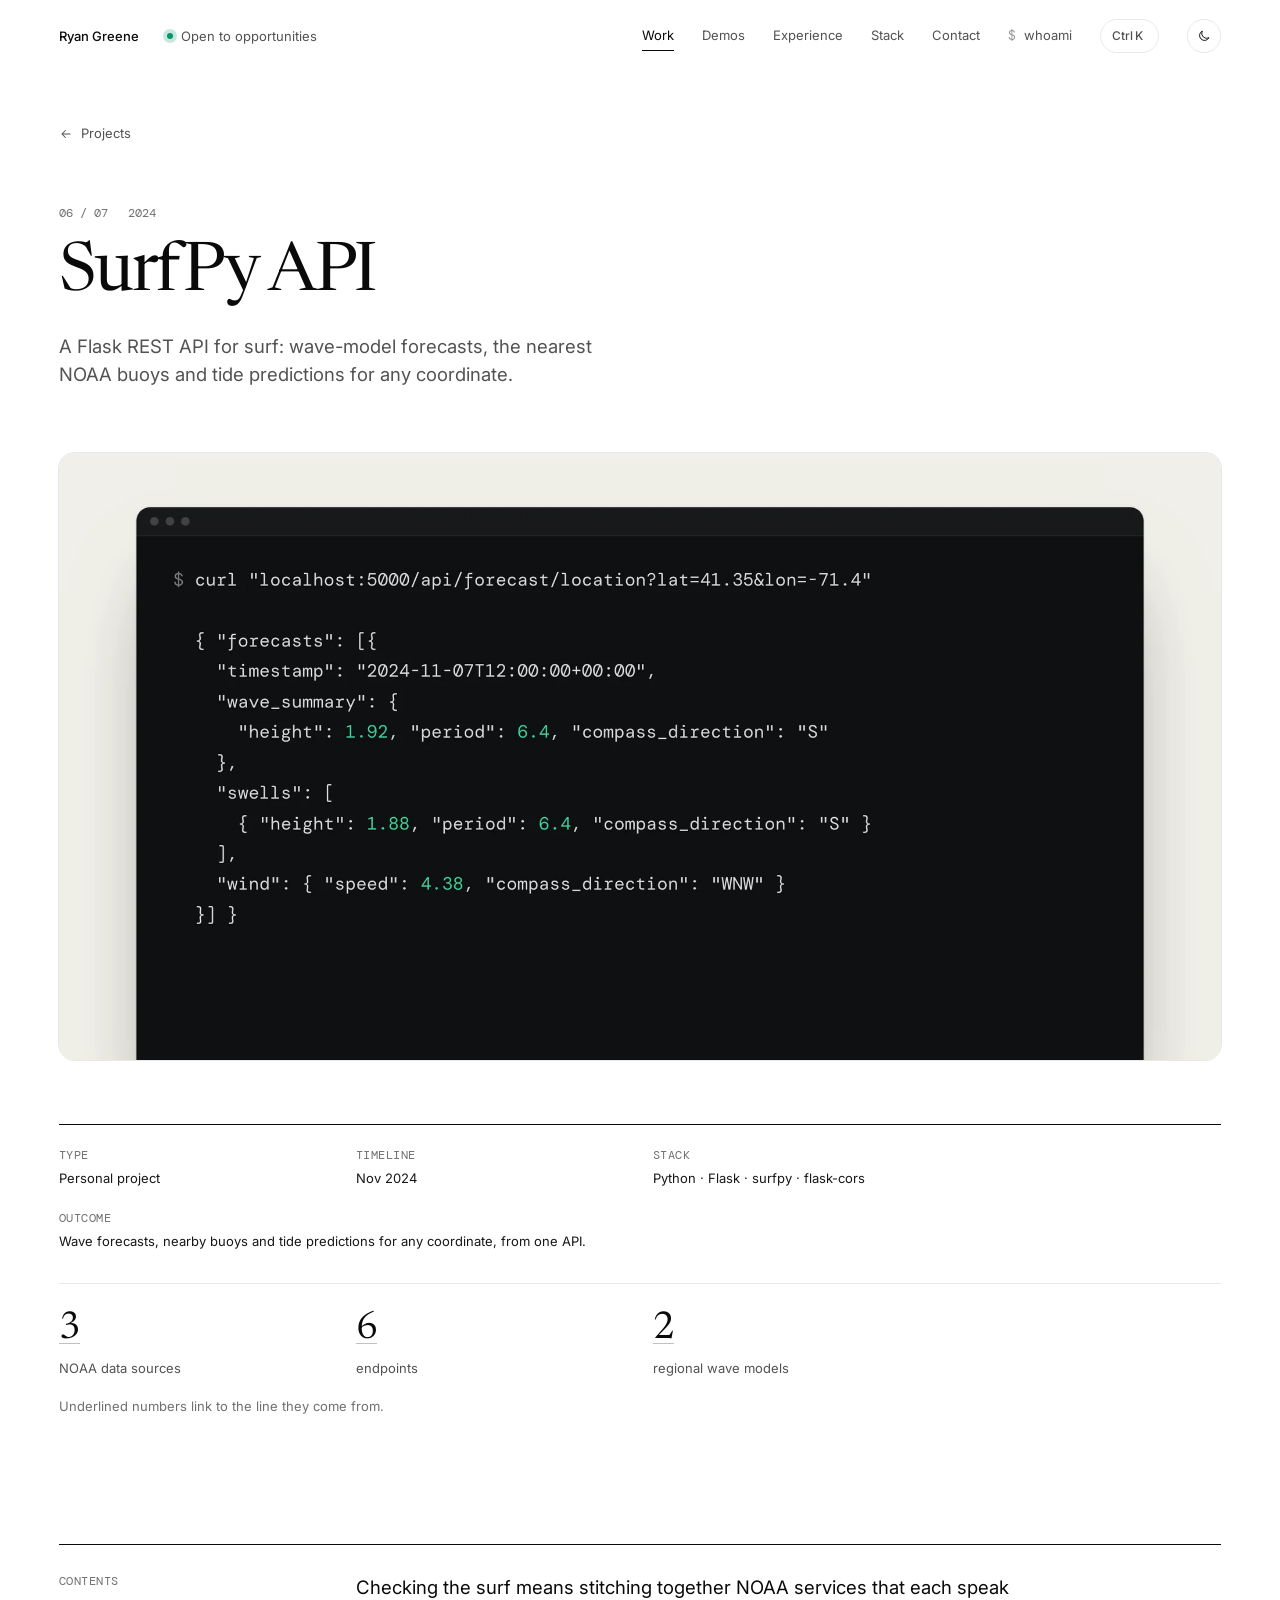
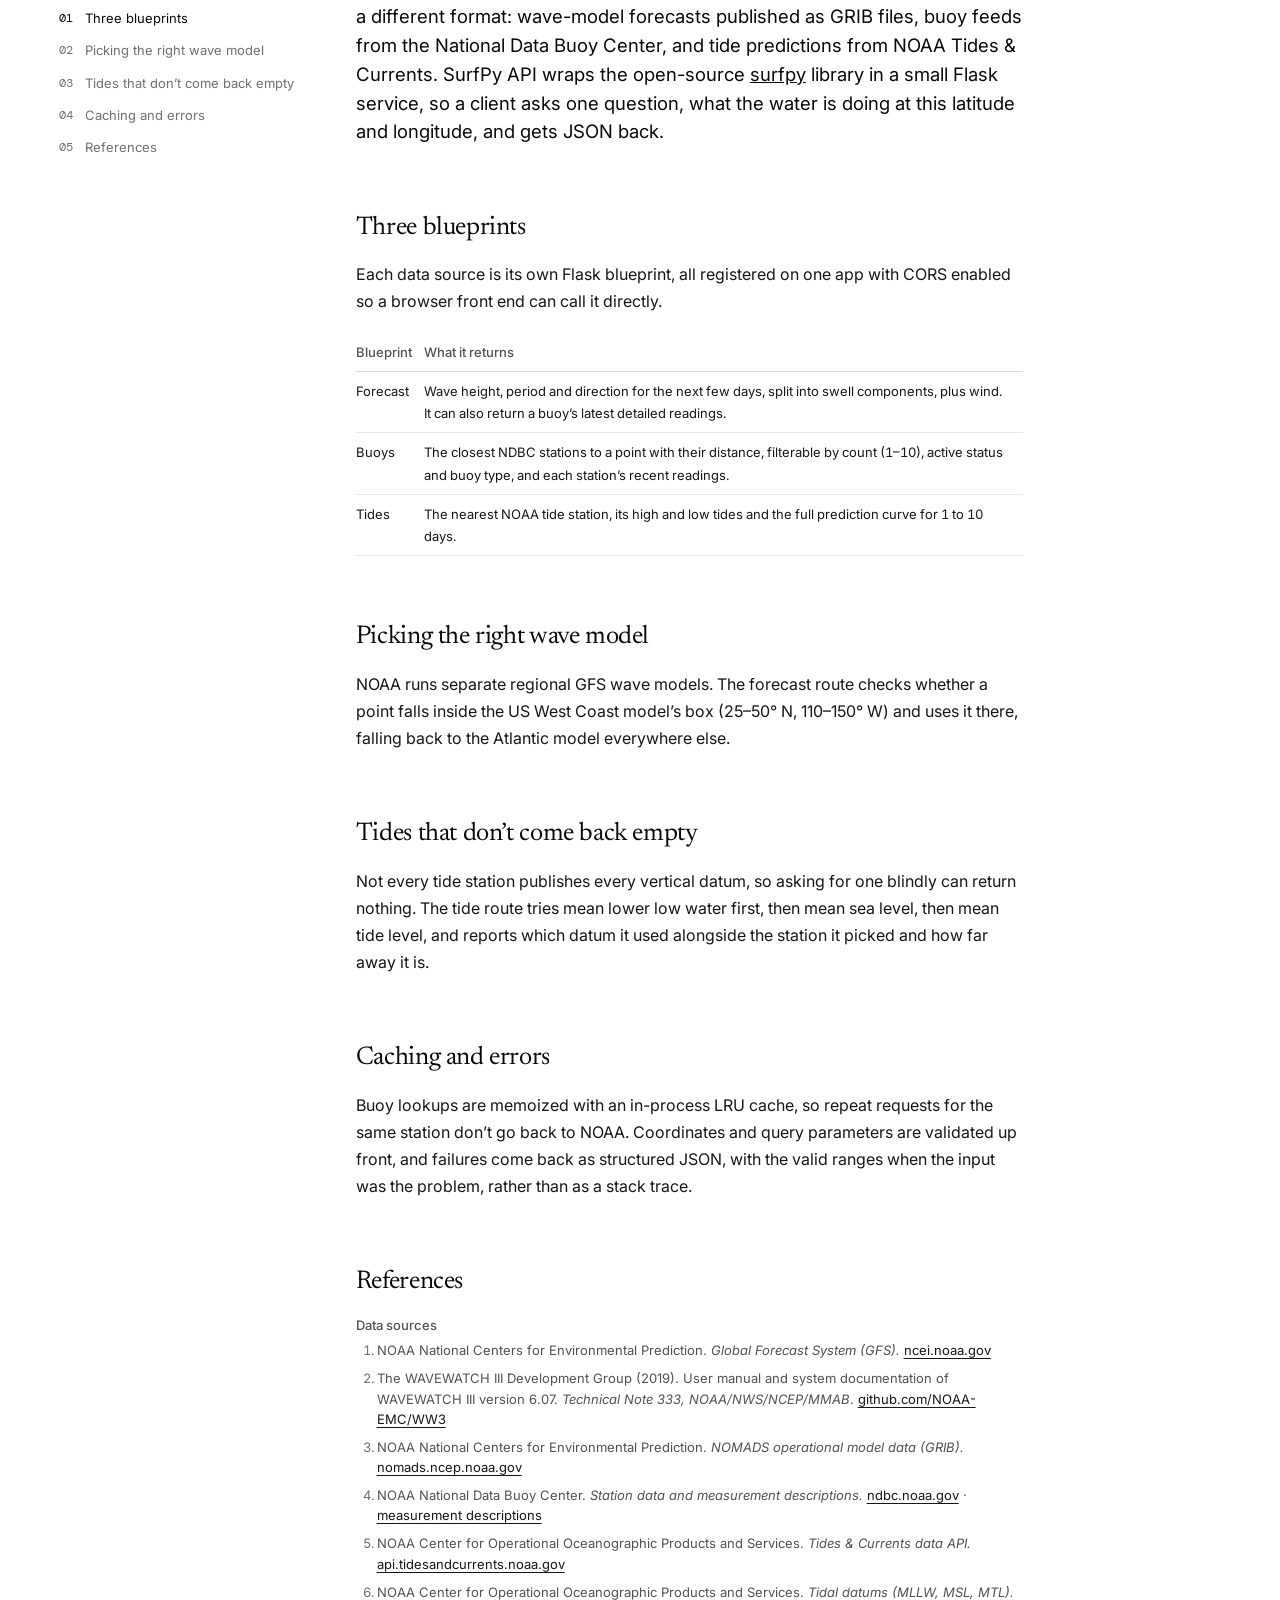
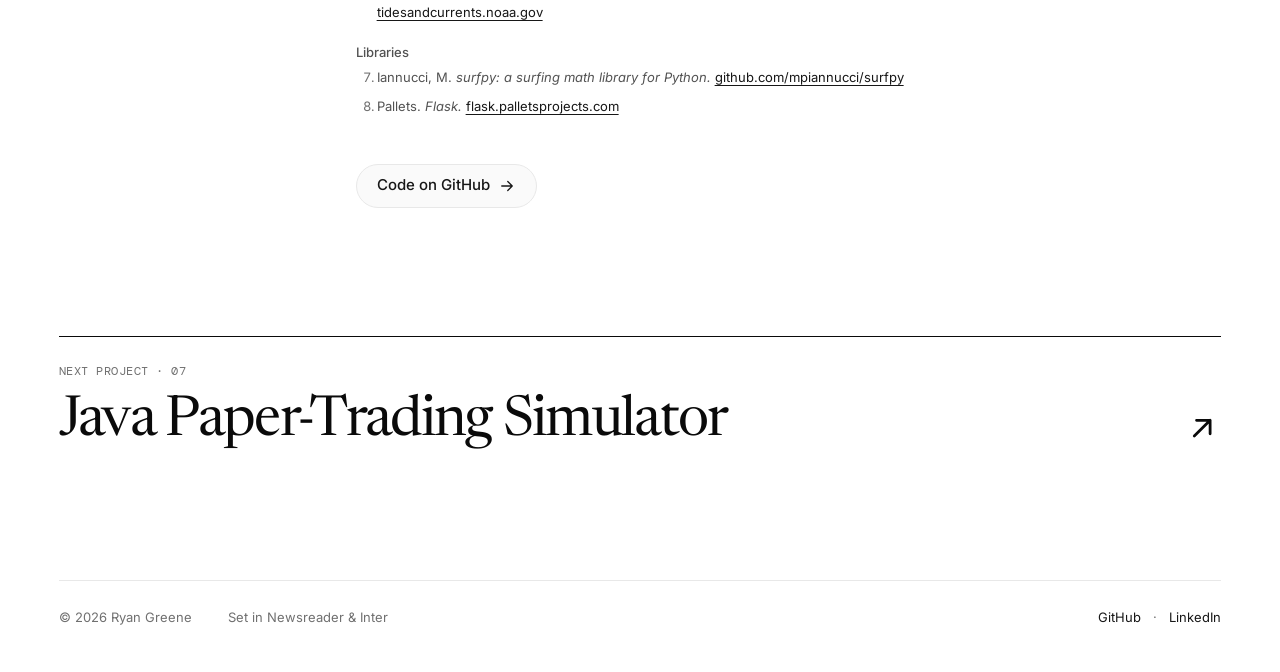
<file: work/surfpy-api.html>
<!doctype html>
<html lang="en">
<head>
  <meta charset="utf-8">
  <meta name="viewport" content="width=device-width, initial-scale=1">
  <title>SurfPy API — Ryan Greene</title>
  <meta name="description" content="SurfPy API: a Flask REST API for surf forecasts, nearby buoys and tide predictions, built on NOAA data.">
  <link rel="canonical" href="https://rpgr18.github.io/portfolio/work/surfpy-api.html">
  <meta property="og:type" content="website">
  <meta property="og:site_name" content="Ryan Greene">
  <meta property="og:title" content="SurfPy API">
  <meta property="og:description" content="SurfPy API: a Flask REST API for surf forecasts, nearby buoys and tide predictions, built on NOAA data.">
  <meta property="og:url" content="https://rpgr18.github.io/portfolio/work/surfpy-api.html">
  <meta property="og:image" content="https://rpgr18.github.io/portfolio/img/og/surfpy-api.jpg">
  <meta property="og:image:width" content="1200">
  <meta property="og:image:height" content="630">
  <meta property="og:image:alt" content="Cover for SurfPy API">
  <meta name="twitter:card" content="summary_large_image">
  <meta name="color-scheme" content="light dark">
  <meta name="theme-color" content="#ffffff">
  <link rel="icon" href="../favicon.ico" sizes="32x32">
  <link rel="icon" href="../favicon.png" type="image/png" sizes="192x192">
  <link rel="apple-touch-icon" href="../apple-touch-icon.png">
  <link rel="preconnect" href="https://fonts.googleapis.com">
  <link rel="preconnect" href="https://fonts.gstatic.com" crossorigin>
  <link rel="stylesheet" href="https://fonts.googleapis.com/css2?family=DM+Mono:wght@400;500&family=Inter:wght@400;500&family=Newsreader:ital,opsz,wght@0,6..72,400;1,6..72,400&display=swap">
  <link rel="stylesheet" href="../assets/site.css?v=117d26cf">
  <script>
    // Runs before first paint: mark JS as available and apply a saved dark theme without a flash of white
    document.documentElement.classList.add('js');
    try { if (localStorage.getItem('theme') === 'dark') document.documentElement.dataset.theme = 'dark'; } catch (e) {}
    // Arriving from another page of this site: skip the fade-ins (site.css), the page cross-fades instead
    if (document.referrer.startsWith(location.origin) && document.referrer !== location.href) document.documentElement.classList.add('nav-internal');
  </script>
</head>
<body data-page="work">
  <a class="skip-link" href="#main">Skip to content</a>

  <!-- Icons, defined once per page -->
  <svg width="0" height="0" style="position:absolute" aria-hidden="true">
    <defs>
      <symbol id="i-home" viewBox="0 0 24 24"><path d="M4 10.4 12 4l8 6.4V19a1 1 0 0 1-1 1h-4.25v-5.5h-5.5V20H5a1 1 0 0 1-1-1Z" fill="none" stroke="currentColor" stroke-width="1.5" stroke-linejoin="round"/></symbol>
      <symbol id="i-grid" viewBox="0 0 24 24"><g fill="none" stroke="currentColor" stroke-width="1.5"><rect x="4" y="4" width="7" height="7" rx="1.75"/><rect x="13" y="4" width="7" height="7" rx="1.75"/><rect x="4" y="13" width="7" height="7" rx="1.75"/><rect x="13" y="13" width="7" height="7" rx="1.75"/></g></symbol>
      <symbol id="i-play" viewBox="0 0 24 24"><g fill="none" stroke="currentColor" stroke-width="1.5" stroke-linejoin="round"><rect x="3.5" y="4.5" width="17" height="15" rx="3.5"/><path d="M10.25 9.2v5.6l4.6-2.8z"/></g></symbol>
      <symbol id="i-briefcase" viewBox="0 0 24 24"><g fill="none" stroke="currentColor" stroke-width="1.5" stroke-linejoin="round"><rect x="3.5" y="7.5" width="17" height="12" rx="2.5"/><path d="M9 7.5V6a2 2 0 0 1 2-2h2a2 2 0 0 1 2 2v1.5M3.5 12.5h17"/></g></symbol>
      <symbol id="i-layers" viewBox="0 0 24 24"><g fill="none" stroke="currentColor" stroke-width="1.5" stroke-linejoin="round" stroke-linecap="round"><path d="m12 4 8 4.5-8 4.5-8-4.5Z"/><path d="m4 12.5 8 4.5 8-4.5"/><path d="m4 16.5 8 4.5 8-4.5"/></g></symbol>
      <symbol id="i-mail" viewBox="0 0 24 24"><g fill="none" stroke="currentColor" stroke-width="1.5" stroke-linejoin="round"><rect x="3.5" y="5.5" width="17" height="13" rx="2.5"/><path d="m4.5 7.5 7.5 5.5 7.5-5.5"/></g></symbol>
      <symbol id="i-copy" viewBox="0 0 24 24"><g fill="none" stroke="currentColor" stroke-width="1.5" stroke-linejoin="round"><rect x="8.5" y="8.5" width="11" height="11" rx="2"/><path d="M15.5 8.5V6a1.5 1.5 0 0 0-1.5-1.5H6A1.5 1.5 0 0 0 4.5 6v8A1.5 1.5 0 0 0 6 15.5h2.5"/></g></symbol>
      <symbol id="i-arrow" viewBox="0 0 24 24"><path d="M5 12h14m-6-6 6 6-6 6" fill="none" stroke="currentColor" stroke-width="1.75" stroke-linecap="round" stroke-linejoin="round"/></symbol>
      <symbol id="i-chevron" viewBox="0 0 24 24"><path d="m9 6 6 6-6 6" fill="none" stroke="currentColor" stroke-width="2" stroke-linecap="round" stroke-linejoin="round"/></symbol>
      <symbol id="i-github" viewBox="0 0 24 24"><path fill="currentColor" d="M12 .297c-6.63 0-12 5.373-12 12 0 5.303 3.438 9.8 8.205 11.385.6.113.82-.258.82-.577 0-.285-.01-1.04-.015-2.04-3.338.724-4.042-1.61-4.042-1.61C4.422 18.07 3.633 17.7 3.633 17.7c-1.087-.744.084-.729.084-.729 1.205.084 1.838 1.236 1.838 1.236 1.07 1.835 2.809 1.305 3.495.998.108-.776.417-1.305.76-1.605-2.665-.3-5.466-1.332-5.466-5.93 0-1.31.465-2.38 1.235-3.22-.135-.303-.54-1.523.105-3.176 0 0 1.005-.322 3.3 1.23.96-.267 1.98-.399 3-.405 1.02.006 2.04.138 3 .405 2.28-1.552 3.285-1.23 3.285-1.23.645 1.653.24 2.873.12 3.176.765.84 1.23 1.91 1.23 3.22 0 4.61-2.805 5.625-5.475 5.92.42.36.81 1.096.81 2.22 0 1.606-.015 2.896-.015 3.286 0 .315.21.69.825.57C20.565 22.092 24 17.592 24 12.297c0-6.627-5.373-12-12-12"/></symbol>
      <symbol id="i-linkedin" viewBox="0 0 24 24"><path fill="currentColor" d="M20.447 20.452h-3.554v-5.569c0-1.328-.027-3.037-1.852-3.037-1.853 0-2.136 1.445-2.136 2.939v5.667H9.351V9h3.414v1.561h.046c.477-.9 1.637-1.85 3.37-1.85 3.601 0 4.267 2.37 4.267 5.455v6.286zM5.337 7.433a2.062 2.062 0 1 1 0-4.125 2.062 2.062 0 0 1 0 4.125zM7.119 20.452H3.555V9h3.564v11.452zM22.225 0H1.771C.792 0 0 .774 0 1.729v20.542C0 23.227.792 24 1.771 24h20.451C23.2 24 24 23.227 24 22.271V1.729C24 .774 23.2 0 22.222 0h.003z"/></symbol>
      <symbol id="i-terminal" viewBox="0 0 24 24"><path d="m5 7 5 5-5 5M12.5 17H19" fill="none" stroke="currentColor" stroke-width="2.25" stroke-linecap="round" stroke-linejoin="round"/></symbol>
      <symbol id="i-pie" viewBox="0 0 24 24"><g fill="none" stroke="currentColor" stroke-width="2.25" stroke-linejoin="round"><path d="M12 3a9 9 0 1 0 9 9h-9Z"/><path d="M15 3.5A9 9 0 0 1 20.5 9H15Z"/></g></symbol>
      <symbol id="i-wave" viewBox="0 0 24 24"><path d="M2.5 9c2.4-3 4.3-3 6.5 0s4.1 3 6.5 0 4.3-3 6.5 0M2.5 15.5c2.4-3 4.3-3 6.5 0s4.1 3 6.5 0 4.3-3 6.5 0" fill="none" stroke="currentColor" stroke-width="2" stroke-linecap="round"/></symbol>
      <symbol id="i-moon" viewBox="0 0 24 24"><path d="M19.5 14.6A7.5 7.5 0 0 1 9.4 4.5a7.5 7.5 0 1 0 10.1 10.1Z" fill="none" stroke="currentColor" stroke-width="1.5" stroke-linejoin="round"/></symbol>
      <symbol id="i-sun" viewBox="0 0 24 24"><g fill="none" stroke="currentColor" stroke-width="1.5" stroke-linecap="round"><circle cx="12" cy="12" r="4"/><path d="M12 2.5v2M12 19.5v2M5.3 5.3l1.4 1.4M17.3 17.3l1.4 1.4M2.5 12h2M19.5 12h2M5.3 18.7l1.4-1.4M17.3 6.7l1.4-1.4"/></g></symbol>
    </defs>
  </svg>

  <!-- Top bar: number keys 1–5 jump to each section, 6 opens whoami, T switches the theme -->
  <header class="topbar">
    <div class="topbar-in">
      <a class="tb-name" href="../index.html">Ryan Greene</a>
      <p class="tb-status"><span class="ed-dot" aria-hidden="true"></span>Open to opportunities</p>
      <nav class="nav" aria-label="Sections">
        <ul class="nav-list" id="nav-list">
          <li><a class="nav-link" href="../index.html#projects" data-key="1" aria-current="true">Work</a></li>
          <li><a class="nav-link" href="../index.html#demos" data-key="2">Demos</a></li>
          <li><a class="nav-link" href="../index.html#experience" data-key="3">Experience</a></li>
          <li><a class="nav-link" href="../index.html#stack" data-key="4">Stack</a></li>
          <li><a class="nav-link" href="../index.html#contact" data-key="5">Contact</a></li>
          <li><a class="nav-link" href="../whoami.html" data-key="6"><span class="nav-dollar" aria-hidden="true">$ </span>whoami</a></li>
        </ul>
      </nav>
      <button class="tb-btn theme-toggle" type="button" aria-label="Switch to dark theme"><svg class="i-moon" aria-hidden="true"><use href="#i-moon"/></svg><svg class="i-sun" aria-hidden="true"><use href="#i-sun"/></svg></button>
      <button class="tb-btn tb-menu" type="button" aria-expanded="false" aria-controls="nav-list"><span>Menu</span></button>
    </div>
  </header>

  <div class="page">
    <main class="cs" id="main" tabindex="-1">
      <header class="cs-head">
        <a class="cs-back" href="../index.html#projects"><svg aria-hidden="true"><use href="#i-arrow"/></svg>Projects</a>
        <p class="cs-index"><span>06 / 07</span><span>2024</span></p>
        <h1 style="view-transition-name: t-surfpy-api">SurfPy API</h1>
        <p class="cs-lede">A Flask REST API for surf: wave-model forecasts, the nearest NOAA buoys and tide predictions for any coordinate.</p>
      </header>
      <figure class="cs-cover">
        <img class="visual cover" src="../img/surfpy/hero.webp" alt="A terminal showing a SurfPy forecast request and its JSON response: wave height, period, swells and wind" width="2000" height="1045" fetchpriority="high">
      </figure>
      <dl class="cs-facts">
        <div><dt>Type</dt><dd>Personal project</dd></div>
        <div><dt>Timeline</dt><dd>Nov 2024</dd></div>
        <div class="wide"><dt>Stack</dt><dd>Python · Flask · surfpy · flask-cors</dd></div>
        <div class="full"><dt>Outcome</dt><dd>Wave forecasts, nearby buoys and tide predictions for any coordinate, from one API.</dd></div>
      </dl>
      <ul class="cs-metrics" aria-label="Key numbers">
        <li><a class="proof" href="https://github.com/rpgr18/surfpy-api/blob/7becad0b7c9ba7b3e8f96f06b647eec6bdbfaae6/README.md#L69" target="_blank" rel="noopener"><b>3</b><span class="sr-only"> (source: README.md, line 69)</span><span class="proof-card" aria-hidden="true"><span class="proof-src">README.md, line 69</span><code>- **Data Sources**: NOAA GFS, NDBC Buoys, NOAA Tides &amp; Currents</code></span></a><span>NOAA data sources</span></li>
        <li><a class="proof" href="https://github.com/rpgr18/surfpy-api/tree/7becad0b7c9ba7b3e8f96f06b647eec6bdbfaae6/app/routes" target="_blank" rel="noopener"><b>6</b><span class="sr-only"> (source: app/routes/)</span><span class="proof-card" aria-hidden="true"><span class="proof-src">app/routes/</span><code>/api/forecast/&lt;lat&gt;/&lt;lon&gt;   /api/forecast/buoy/&lt;id&gt;
/api/buoys/nearby/&lt;lat&gt;/&lt;lon&gt;   /api/buoys/&lt;id&gt;/data
/api/tides/location   /api/tides/station/&lt;id&gt;</code></span></a><span>endpoints</span></li>
        <li><a class="proof" href="https://github.com/rpgr18/surfpy-api/blob/7becad0b7c9ba7b3e8f96f06b647eec6bdbfaae6/app/routes/forecast_routes.py#L15-L18" target="_blank" rel="noopener"><b>2</b><span class="sr-only"> (source: app/routes/forecast_routes.py, lines 15–18)</span><span class="proof-card" aria-hidden="true"><span class="proof-src">app/routes/forecast_routes.py, lines 15–18</span><code>us_west_coast_gfs_wave_model()
atlantic_gfs_wave_model()</code></span></a><span>regional wave models</span></li>
      </ul>
      <p class="cs-proof-note">Underlined numbers link to the line they come from.</p>
      <div class="cs-body">
        <nav class="cs-toc" aria-label="On this page">
          <p>Contents</p>
          <ol>
            <li><a href="#three-blueprints">Three blueprints</a></li>
            <li><a href="#picking-the-right-wave-model">Picking the right wave model</a></li>
            <li><a href="#tides-that-dont-come-back-empty">Tides that don’t come back empty</a></li>
            <li><a href="#caching-and-errors">Caching and errors</a></li>
            <li><a href="#references">References</a></li>
          </ol>
        </nav>
        <article class="cs-article">
          <div class="prose">
          <p>Checking the surf means stitching together NOAA services that each speak a different format: wave-model forecasts published as GRIB files, buoy feeds from the National Data Buoy Center, and tide predictions from NOAA Tides &amp; Currents. SurfPy API wraps the open-source <a href="https://github.com/mpiannucci/surfpy" target="_blank" rel="noopener">surfpy</a> library in a small Flask service, so a client asks one question, what the water is doing at this latitude and longitude, and gets JSON back.</p>

          <h2 id="three-blueprints">Three blueprints</h2>
          <p>Each data source is its own Flask blueprint, all registered on one app with CORS enabled so a browser front end can call it directly.</p>
          <div class="table-wrap">
            <table class="data-table">
              <thead><tr><th>Blueprint</th><th>What it returns</th></tr></thead>
              <tbody>
                <tr><td>Forecast</td><td>Wave height, period and direction for the next few days, split into swell components, plus wind. It can also return a buoy’s latest detailed readings.</td></tr>
                <tr><td>Buoys</td><td>The closest NDBC stations to a point with their distance, filterable by count (1–10), active status and buoy type, and each station’s recent readings.</td></tr>
                <tr><td>Tides</td><td>The nearest NOAA tide station, its high and low tides and the full prediction curve for 1 to 10 days.</td></tr>
              </tbody>
            </table>
          </div>

          <h2 id="picking-the-right-wave-model">Picking the right wave model</h2>
          <p>NOAA runs separate regional GFS wave models. The forecast route checks whether a point falls inside the US West Coast model’s box (25–50° N, 110–150° W) and uses it there, falling back to the Atlantic model everywhere else.</p>

          <h2 id="tides-that-dont-come-back-empty">Tides that don’t come back empty</h2>
          <p>Not every tide station publishes every vertical datum, so asking for one blindly can return nothing. The tide route tries mean lower low water first, then mean sea level, then mean tide level, and reports which datum it used alongside the station it picked and how far away it is.</p>

          <h2 id="caching-and-errors">Caching and errors</h2>
          <p>Buoy lookups are memoized with an in-process LRU cache, so repeat requests for the same station don’t go back to NOAA. Coordinates and query parameters are validated up front, and failures come back as structured JSON, with the valid ranges when the input was the problem, rather than as a stack trace.</p>
          <h2 id="references">References</h2>
          <h3>Data sources</h3>
          <ol class="refs">
            <li>NOAA National Centers for Environmental Prediction. <em>Global Forecast System (GFS).</em> <a href="https://www.ncei.noaa.gov/products/weather-climate-models/global-forecast" target="_blank" rel="noopener">ncei.noaa.gov</a></li>
            <li>The WAVEWATCH III Development Group (2019). User manual and system documentation of WAVEWATCH III version 6.07. <em>Technical Note 333, NOAA/NWS/NCEP/MMAB</em>. <a href="https://github.com/NOAA-EMC/WW3" target="_blank" rel="noopener">github.com/NOAA-EMC/WW3</a></li>
            <li>NOAA National Centers for Environmental Prediction. <em>NOMADS operational model data (GRIB).</em> <a href="https://nomads.ncep.noaa.gov/" target="_blank" rel="noopener">nomads.ncep.noaa.gov</a></li>
            <li>NOAA National Data Buoy Center. <em>Station data and measurement descriptions.</em> <a href="https://www.ndbc.noaa.gov/" target="_blank" rel="noopener">ndbc.noaa.gov</a> · <a href="https://www.ndbc.noaa.gov/faq/measdes.shtml" target="_blank" rel="noopener">measurement descriptions</a></li>
            <li>NOAA Center for Operational Oceanographic Products and Services. <em>Tides &amp; Currents data API.</em> <a href="https://api.tidesandcurrents.noaa.gov/api/prod/" target="_blank" rel="noopener">api.tidesandcurrents.noaa.gov</a></li>
            <li>NOAA Center for Operational Oceanographic Products and Services. <em>Tidal datums (MLLW, MSL, MTL).</em> <a href="https://tidesandcurrents.noaa.gov/datum_options.html" target="_blank" rel="noopener">tidesandcurrents.noaa.gov</a></li>
          </ol>
          <h3>Libraries</h3>
          <ol class="refs" start="7">
            <li>Iannucci, M. <em>surfpy: a surfing math library for Python.</em> <a href="https://github.com/mpiannucci/surfpy" target="_blank" rel="noopener">github.com/mpiannucci/surfpy</a></li>
            <li>Pallets. <em>Flask.</em> <a href="https://flask.palletsprojects.com/" target="_blank" rel="noopener">flask.palletsprojects.com</a></li>
          </ol>
          </div>
          <div class="article-links">
            <a class="btn btn-secondary" href="https://github.com/rpgr18/surfpy-api" target="_blank" rel="noopener">Code on GitHub <svg aria-hidden="true"><use href="#i-arrow"/></svg></a>
          </div>
        </article>
      </div>
      <a class="cs-next" href="papertrade-sim.html">
        <span class="cs-next-label">Next project · 07</span>
        <span class="cs-next-t">Java Paper-Trading Simulator</span>
        <svg aria-hidden="true"><use href="#i-arrow"/></svg>
      </a>
    </main>
    <footer class="site-foot site-foot--home">
      <p>© 2026 Ryan Greene</p>
      <p class="colophon">Set in Newsreader &amp; Inter</p>
      <nav aria-label="Elsewhere">
        <a href="https://github.com/rpgr18" target="_blank" rel="noopener">GitHub</a>
        <span aria-hidden="true">·</span>
        <a href="https://www.linkedin.com/in/rpgr18/" target="_blank" rel="noopener">LinkedIn</a>
      </nav>
    </footer>
  </div>

  <script src="../assets/site.js?v=117d26cf"></script>
</body>
</html>
</file>
<file: assets/site.css>
/* Shared styles for every page (home + project case studies). */

/* ---------- Tokens ---------- */
:root {
  color-scheme: light;

  /* White theme (default). --strong is the most emphatic text colour; --on-strong is text on it. */
  --bg: #ffffff;
  --card: #fafafa;
  --card-2: #f3f3f3;
  --field: #f5f5f5;
  --line: #e8e8e8;
  --line-2: #dcdcdc;
  --key: #d6d6d6;
  --text: #171717;
  --text-2: #525252;      /* 7.8:1 on bg */
  --muted: #707070;       /* 4.9:1 on bg */
  --strong: #0a0a0a;
  --on-strong: #ffffff;
  --green: #059669;
  --green-rgb: 5 150 105;
  --green-text: #047857;
  --red: #dc2626;
  --amber: #a16207;
  --amber-hover: #854d0e;
  --btn-primary-hover: #2e2e2e;
  --btn-secondary-line: var(--line);
  --btn-secondary-hover: #f0f0f0;
  --seg-on: #ffffff;
  --seg-on-shadow: 0 1px 2px rgb(0 0 0 / 0.12);
  --thumb-ring: rgb(0 0 0 / 0.12);
  --code: #262626;
  --code-dim: #8a8a8a;
  --avatar-bg: radial-gradient(circle at 30% 25%, #f2f2f2, #dedede 70%);
  --glass: rgb(255 255 255 / 0.62);
  --glass-line: rgb(0 0 0 / 0.08);
  --glass-hi: rgb(255 255 255 / 0.85);

  --font: "Inter", system-ui, -apple-system, "Segoe UI", Roboto, sans-serif;
  --mono: "DM Mono", ui-monospace, "SF Mono", Menlo, monospace;

  --fs-xs: 0.75rem;     /* 12 */
  --fs-sm: 0.8125rem;   /* 13 */
  --fs: 0.9375rem;      /* 15 */
  --fs-md: 1.125rem;    /* 18 */
  --fs-lg: 1.25rem;     /* 20 */
  --fs-xl: 1.5rem;      /* 24 */

  --col: 33.75rem;      /* 540 */
  --col-md: 30rem;      /* 480 */
  --list: 18.5rem;      /* 296, the project sidebar on case-study pages */
  --article: 42.5rem;   /* 680, the selected project on wide screens */
  --side: 27.5rem;      /* 440, the hero sidebar on wide screens */
  --radius-sm: 6px;
  --radius: 8px;
  --radius-lg: 12px;
  --ease: cubic-bezier(0.44, 0, 0.56, 1);
}

/* Dark theme: the toggle in the nav sets data-theme="dark" on <html> */
:root[data-theme="dark"] {
  color-scheme: dark;
  /* Near-black, a touch cool, with surfaces stepping up in small increments */
  --bg: #0d0d0f;
  --card: #151517;
  --card-2: #1b1b1e;
  --field: #101012;
  --line: #232327;
  --line-2: #2e2e33;
  --key: #46464c;
  --text: #ededef;
  --text-2: #a1a1a6;      /* 7.9:1 on bg */
  --muted: #86868c;       /* 5.6:1 on bg */
  --strong: #ffffff;
  --on-strong: #0d0d0f;
  --green: #34d399;
  --green-rgb: 52 211 153;
  --green-text: #86e8bf;
  --red: #f87171;
  --amber: #f3cf6b;
  --amber-hover: #f8dd92;
  --btn-primary-hover: #e4e4e6;
  --btn-secondary-line: #26262b;
  --btn-secondary-hover: #1f1f23;
  --seg-on: #2c2c31;
  --seg-on-shadow: none;
  --thumb-ring: rgb(0 0 0 / 0.35);
  --code: #d6d6d8;
  --code-dim: #77777d;
  --avatar-bg: radial-gradient(circle at 30% 25%, #3a3a3f, #1c1c1f 70%);
  --glass: rgb(26 26 29 / 0.6);
  --glass-line: rgb(255 255 255 / 0.09);
  --glass-hi: rgb(255 255 255 / 0.05);
}

/* ---------- Base ---------- */
*, *::before, *::after { box-sizing: border-box; }
* { margin: 0; }
[hidden] { display: none !important; }
html { -webkit-text-size-adjust: 100%; text-size-adjust: 100%; background: var(--bg); }
@media (prefers-reduced-motion: no-preference) { html { scroll-behavior: smooth; } }
body {
  background: var(--bg);
  color: var(--text);
  font: 400 var(--fs)/1.6 var(--font);
  -webkit-font-smoothing: antialiased;
}
a { color: inherit; }
button { font: inherit; color: inherit; }
:focus-visible { outline: 2px solid var(--text); outline-offset: 2px; border-radius: 4px; }
/* The skip link's target (the whole page column) takes focus but shouldn't draw a ring around the page */
#main:focus { outline: none; }
[id] { scroll-margin-top: 96px; }   /* clear of the sticky top bar */
.sr-only {
  position: absolute; width: 1px; height: 1px; padding: 0; margin: -1px;
  overflow: hidden; clip: rect(0 0 0 0); white-space: nowrap; border: 0;
}
.skip-link {
  position: fixed; left: 12px; top: 12px; z-index: 50;
  padding: 8px 14px; border-radius: var(--radius);
  background: var(--strong); color: var(--on-strong); font-weight: 500; text-decoration: none;
  transform: translateY(-200%);
}
.skip-link:focus { transform: none; }

kbd {
  display: grid; place-items: center; width: 16px; height: 16px;
  border-radius: 3px; background: var(--key); box-shadow: inset 0 -2px 0 rgb(0 0 0 / 0.2);
  font: 500 10px/1 var(--font); color: var(--text);
}

/* ---------- Buttons ---------- */
.btn {
  flex: 1; display: inline-flex; align-items: center; justify-content: center; gap: 8px;
  min-height: 40px; padding: 8px 16px; border: 1px solid var(--line); border-radius: var(--radius);
  box-shadow: 0 1px 2px rgb(0 0 0 / 0.06);
  font: 500 var(--fs)/1.5 var(--font); text-decoration: none; cursor: pointer;
  transition: background-color 0.2s var(--ease), border-color 0.2s var(--ease);
}
.btn svg { width: 18px; height: 18px; flex: none; }
.btn-primary { background: var(--strong); border-color: var(--text); color: var(--on-strong); }
.btn-primary:hover { background: var(--btn-primary-hover); color: var(--on-strong); }
.btn-secondary { background: var(--card); border-color: var(--btn-secondary-line); color: var(--text); }
.btn-secondary:hover { background: var(--btn-secondary-hover); }
.btn-block { width: 100%; margin-top: 16px; }

/* Availability as a status pill, with the live dot */
.avail {
  display: inline-flex; align-items: center; gap: 6px;
  padding: 6px 16px 6px 8px; border: 1px solid rgb(var(--green-rgb) / 0.3); border-radius: 999px;
  background: rgb(var(--green-rgb) / 0.07); box-shadow: inset 0 0 14px rgb(var(--green-rgb) / 0.05);
  font: 400 var(--fs-xs)/1.45 var(--mono); letter-spacing: 0.01em; color: var(--green-text);
}
.avail .pulse::after { box-shadow: 0 0 8px rgb(var(--green-rgb) / 0.8); }
.pulse { position: relative; width: 16px; height: 16px; flex: none; }
.pulse::before, .pulse::after { content: ""; position: absolute; inset: 4px; border-radius: 50%; background: var(--green); }
.pulse::before { background: rgb(var(--green-rgb) / 0.35); }
@media (prefers-reduced-motion: no-preference) {
  .pulse::before { animation: ping 2s var(--ease) infinite; }
}
@keyframes ping { from { transform: scale(1); opacity: 1; } to { transform: scale(2.6); opacity: 0; } }

.social { position: relative; display: grid; place-items: center; width: 24px; height: 24px; color: var(--text-2); }
.social svg { width: 20px; height: 20px; }
.social:hover { color: var(--strong); }

.actions { display: flex; flex-wrap: wrap; justify-content: center; gap: 10px; margin-top: 26px; }
.actions .btn { flex: none; padding-inline: 18px; }

/* ---------- Prose ---------- */
.prose p + p { margin-top: 1.4em; }
.prose strong { font-weight: 500; color: var(--strong); }

/* ---------- Generated project art ---------- */
.visual { position: relative; aspect-ratio: 524 / 260; overflow: hidden; border-radius: var(--radius); container-type: inline-size; isolation: isolate; }
.art { position: absolute; inset: 0; transition: transform 0.6s var(--ease); }
img.visual { display: block; width: 100%; height: auto; object-fit: cover; }

.art--surf {
  background:
    radial-gradient(100% 90% at 88% 0%, #1f6fa3 0%, transparent 55%),
    radial-gradient(80% 80% at 0% 100%, #0e4a5c 0%, transparent 60%),
    #0a1418;
}
.art--dsa {
  background:
    radial-gradient(100% 90% at 90% 0%, #9a5b25 0%, transparent 55%),
    radial-gradient(80% 80% at 0% 100%, #5a2a1a 0%, transparent 60%),
    #160f0b;
}
.art--papertrade {
  background:
    radial-gradient(100% 90% at 90% 0%, #6a3fa6 0%, transparent 55%),
    radial-gradient(80% 80% at 0% 100%, #2c1d5e 0%, transparent 60%),
    #110d1a;
}
.art--papertrade .term-win { inset: 20px 22px -12px; line-height: 1.4; }
@media (max-width: 32rem) { .cover--tall.cover--plot { aspect-ratio: 6 / 5; } }   /* phones: room for every row, spike included */
.term-win {
  position: absolute; inset: 22px 26px -12px;
  padding: 12px 14px; border: 1px solid #2e2e2e; border-radius: 10px;
  background: rgb(18 18 18 / 0.92); box-shadow: 0 20px 40px -12px rgb(0 0 0 / 0.6);
  font: 400 clamp(9px, 2.15cqi, 12px)/1.6 var(--mono); color: #d6d6d6; text-align: left;
  --green: #34d399; --red: #f87171;   /* a terminal stays dark in both themes */
  white-space: pre; overflow: hidden;
}
.term-win .dots { display: flex; gap: 6px; margin-bottom: 8px; }
.term-win .dots i { width: 8px; height: 8px; border-radius: 50%; background: #3a3a3a; }
.term-win .dim { color: #7c7c7c; }
.term-win .pass { color: var(--green); }
.term-win .fail { color: var(--red); }

/* ---------- Pricer ---------- */
.panel { padding: 16px; border: 1px solid var(--line); border-radius: var(--radius-lg); background: var(--card); }
html:not(.js) .demo { display: none; }
.demo-intro { margin-bottom: 12px; font-size: var(--fs-sm); line-height: 1.55; color: var(--text-2); text-wrap: pretty; }
.demo-intro a { color: var(--text); text-underline-offset: 3px; }
.demo-intro a:hover { color: var(--strong); }
.pricer-top { display: flex; align-items: center; justify-content: space-between; gap: 12px; }
.kicker { font: 400 var(--fs-sm) var(--mono); color: var(--muted); }
.seg { display: inline-flex; flex: none; padding: 2px; border: 1px solid var(--line); border-radius: var(--radius); background: var(--field); }
.seg input { position: absolute; width: 1px; height: 1px; opacity: 0; }
.seg label { padding: 3px 12px; border-radius: var(--radius-sm); font-size: var(--fs-sm); color: var(--text-2); cursor: pointer; }
.seg input:checked + label { background: var(--seg-on); box-shadow: var(--seg-on-shadow); color: var(--strong); }
.seg input:focus-visible + label { outline: 2px solid var(--text); outline-offset: -2px; }

.quote { display: flex; flex-wrap: wrap; align-items: baseline; gap: 4px 10px; margin-top: 12px; }
.quote-label { width: 100%; font-size: var(--fs-sm); color: var(--muted); }
.price { font: 400 2rem/1.15 var(--mono); color: var(--strong); font-variant-numeric: tabular-nums; transition: color 0.4s; }
.change { font: 400 var(--fs-sm) var(--mono); color: var(--muted); }
.is-up { color: var(--green) !important; }
.is-down { color: var(--red) !important; }

.curve { display: block; width: 100%; height: auto; margin-top: 12px; color: var(--text); }
.curve .axis { stroke: var(--line-2); }
.curve .strike { stroke: var(--line-2); stroke-dasharray: 2 3; }
.curve .payoff { fill: none; stroke: var(--muted); stroke-width: 1.25; stroke-dasharray: 4 4; }
.curve .value { fill: none; stroke: var(--text); stroke-width: 2; }
.curve .spot { stroke: var(--green); stroke-opacity: 0.6; stroke-dasharray: 2 2; }
.curve .dot { fill: var(--green); stroke: var(--card); stroke-width: 2; }
.curve text { fill: var(--muted); font: 9px var(--mono); }
.legend { display: flex; flex-wrap: wrap; gap: 4px 16px; margin-top: 4px; font-size: var(--fs-xs); color: var(--muted); }
.legend span::before { content: ""; display: inline-block; width: 14px; margin-right: 6px; vertical-align: middle; border-top: 2px solid var(--text); }
.legend span + span::before { border-top: 1.5px dashed var(--muted); }

.sliders { display: grid; gap: 2px; margin-top: 16px; }
.slider { display: grid; grid-template-columns: 4.75rem minmax(0, 1fr) 4.25rem; align-items: center; gap: 12px; }
.slider label { color: var(--text-2); }
.slider output { font: 400 var(--fs-sm) var(--mono); text-align: right; font-variant-numeric: tabular-nums; }
.slider input { -webkit-appearance: none; appearance: none; width: 100%; height: 26px; background: transparent; cursor: pointer; }
.slider input::-webkit-slider-runnable-track {
  height: 4px; border-radius: 2px;
  background: linear-gradient(to right, var(--text) var(--pct, 50%), var(--line-2) var(--pct, 50%));
}
.slider input::-webkit-slider-thumb {
  -webkit-appearance: none; width: 14px; height: 14px; margin-top: -5px; border: 0; border-radius: 50%;
  background: var(--strong); box-shadow: 0 0 0 3px var(--thumb-ring);
}
.slider input::-moz-range-track { height: 4px; border-radius: 2px; background: var(--line-2); }
.slider input::-moz-range-progress { height: 4px; border-radius: 2px; background: var(--text); }
.slider input::-moz-range-thumb { width: 14px; height: 14px; border: 0; border-radius: 50%; background: var(--strong); }

.greeks { display: grid; grid-template-columns: repeat(3, minmax(0, 1fr)); gap: 12px; margin-top: 16px; padding-top: 14px; border-top: 1px solid var(--line); }
.greeks dt { font-size: var(--fs-xs); color: var(--muted); }
.greeks dd { font: 400 var(--fs-sm) var(--mono); font-variant-numeric: tabular-nums; }
@media (min-width: 26rem) { .greeks { grid-template-columns: repeat(5, minmax(0, 1fr)); gap: 8px; } }
.note { margin-top: 14px; font-size: var(--fs-sm); color: var(--muted); }

/* ---------- Lists (stack) ---------- */
.list { display: grid; margin-inline: -12px; padding: 0; list-style: none; }
.list-row { display: flex; align-items: flex-start; gap: 20px; padding: 12px; border-radius: var(--radius-lg); transition: background-color 0.2s var(--ease); }
.list-row:hover { background: var(--card); }
.tag {
  display: inline-block; padding: 5px 6px; border: 1px solid var(--line); border-radius: var(--radius-sm);
  font-size: var(--fs-xs); line-height: 1; letter-spacing: 0.02em; text-transform: uppercase; color: var(--text-2);
}
.tag--now { color: var(--green); border-color: rgb(var(--green-rgb) / 0.35); }
.tag--todo { color: var(--amber); border: 1px dashed var(--amber); }
.todo-note { color: var(--amber); font-size: var(--fs-sm); }

/* ---------- Experience / Education timeline ----------
   Logos on one continuous line, then company, role, dates and a one-line summary.
   The line runs from each logo to the next with a small gap at both ends; the last entry has none.
   The logo is 40px and sits 8px above its entry, centred on the company line, so its bottom is
   at 32px and the next logo's top is 8px above the next entry. */
.xp-list { margin: 0; padding: 0; list-style: none; }
.xp { position: relative; display: flex; gap: 18px; padding-bottom: 36px; }
.xp:last-child { padding-bottom: 0; }
.xp::before { content: ""; position: absolute; left: 19.5px; top: 40px; bottom: 16px; width: 1px; background: var(--line-2); }
.xp:last-child::before { display: none; }
.xp-rail { flex: none; margin-top: -8px; }
.logo { display: block; width: 40px; height: 40px; border: 1px solid var(--line); border-radius: 50%; background: var(--card); object-fit: cover; }
/* The current role gets a green ring, like the live dot in the status pill, and its line fades from green */
.xp.is-now .logo { box-shadow: 0 0 0 2px var(--bg), 0 0 0 3.5px var(--green); }
.xp.is-now::before { top: 44px; background: linear-gradient(rgb(var(--green-rgb) / 0.55), var(--line-2) 80%); }
.xp-body { flex: 1; min-width: 0; }
.xp-top { display: flex; justify-content: space-between; align-items: flex-start; gap: 4px 16px; }
.xp-org { display: flex; flex-wrap: wrap; align-items: center; gap: 2px 10px; font: 500 1rem/1.5 var(--font); color: var(--text); }
.xp-org a { color: inherit; text-decoration: none; transition: color 0.2s var(--ease); }
.xp-org a::after { content: "↗"; margin-left: 5px; font-size: 0.8em; color: var(--muted); transition: color 0.2s var(--ease); }
.xp-org a:hover { color: var(--strong); }
.xp-org a:hover::after { color: var(--text); }
.xp-org .tag { padding: 4px 6px 3px; font: 400 0.6875rem/1 var(--mono); letter-spacing: 0.06em; background: rgb(var(--green-rgb) / 0.08); }
.xp-role { margin-top: 2px; font-style: italic; color: var(--text-2); }
.xp-when { display: grid; flex: none; justify-items: end; gap: 2px; padding-top: 3px; }
.xp-date { font: 400 var(--fs-xs)/1.5 var(--mono); letter-spacing: 0.02em; color: var(--muted); font-variant-numeric: tabular-nums; }
.xp-place { font-size: var(--fs-sm); color: var(--muted); }
.xp-sum { margin-top: 10px; font-size: 0.875rem; line-height: 1.6; color: var(--text-2); }
.xp-tech { display: flex; flex-wrap: wrap; gap: 6px; margin: 12px 0 0; padding: 0; list-style: none; }
.xp-tech li {
  padding: 3px 8px; border: 1px solid var(--line); border-radius: var(--radius-sm); background: var(--card);
  font: 400 0.6875rem/1.5 var(--mono); letter-spacing: 0.02em; color: var(--text-2);
  white-space: nowrap;
}
.xp-more { margin-top: 10px; }
.xp-more summary { padding-block: 4px;
  display: inline-flex; align-items: center; gap: 6px; list-style: none; cursor: pointer;
  font: 400 var(--fs-xs)/1.6 var(--mono); letter-spacing: 0.02em; color: var(--amber);
  transition: color 0.2s var(--ease);
}
.xp-more summary::-webkit-details-marker { display: none; }
.xp-more summary::after { content: "▾"; font-size: 0.625rem; transition: rotate 0.2s var(--ease); }
.xp-more[open] summary::after { rotate: 180deg; }
.xp-more summary:hover { color: var(--amber-hover); }
.xp-more ul { display: grid; gap: 8px; margin: 12px 0 0; padding: 0; list-style: none; }
.xp-more li { position: relative; padding-left: 16px; font-size: 0.875rem; line-height: 1.65; color: var(--text-2); }
.xp-more li::before { content: ""; position: absolute; left: 2px; top: 0.8em; width: 6px; height: 1px; background: var(--muted); }
.xp-more strong { font-weight: 500; color: var(--text); }
@media (prefers-reduced-motion: no-preference) {
  .xp-more[open] > :not(summary) { animation: appear 0.45s var(--appear-ease) both; }
}
/* Phones: dates and place drop under the role on one line */
@media (max-width: 40rem) {
  .xp { gap: 14px; }
  .xp-top { flex-direction: column; }
  .xp-when { display: flex; flex-wrap: wrap; align-items: baseline; gap: 0 8px; padding-top: 4px; }
  .xp-place::before { content: "·"; margin-right: 8px; }
  .xp-place:first-child::before { content: none; }
}

/* Stack as plain text: category, then the tools */
.skill-row { display: grid; gap: 2px 20px; }
.skill-row dt { color: var(--text); }
.skill-row dd { color: var(--muted); }
#stack .list { container-type: inline-size; }
@container (min-width: 30rem) { .skill-row { grid-template-columns: 11rem minmax(0, 1fr); } }
@container (min-width: 36rem) { .skill-row { grid-template-columns: 14rem minmax(0, 1fr); } }   /* room for the longest label on one line */

.site-foot { display: grid; justify-items: center; gap: 12px; padding: 16px 0 32px; color: var(--muted); text-align: center; }
.site-foot nav { display: flex; align-items: baseline; gap: 16px; }   /* the dot sits on the links' line, not at the top */
.site-foot a { display: inline-block; padding-block: 4px; color: var(--text); text-decoration: none; transition: color 0.3s var(--ease); }
.site-foot a:hover { color: var(--text-2); }

.toast {
  position: fixed; left: 50%; bottom: calc(24px + env(safe-area-inset-bottom)); z-index: 30; translate: -50% 12px;
  padding: 8px 14px; border: 1px solid var(--line); border-radius: var(--radius);
  background: var(--card); color: var(--text); font-size: var(--fs-sm);
  opacity: 0; pointer-events: none; transition: opacity 0.2s, translate 0.2s;
}
.toast.is-shown { opacity: 1; translate: -50% 0; }

.cover { aspect-ratio: 540 / 280; border-radius: 10px; }
/* A real app screenshot: keep its header and tabs in frame, and give the dark UI an edge */
.cover--ui { object-position: left top; border: 1px solid var(--line); }
.cover--framed { border: 1px solid var(--line); }
/* A text-heavy capture that would be unreadable squeezed into the wide frame */
.cover--tall { aspect-ratio: 3 / 2; }

.cs .prose p + p { margin-top: 1.1em; }
.prose h2 { margin: 2.2em 0 0.6em; font: 500 var(--fs)/1.5 var(--font); color: var(--strong); }
.prose code { padding: 1px 5px; border-radius: 4px; background: var(--card); font: 400 0.875em var(--mono); }
.prose pre {
  margin: 1.1em 0; padding: 14px 16px; border: 1px solid var(--line); border-radius: var(--radius);
  background: var(--field); color: var(--code); font: 400 var(--fs-sm)/1.7 var(--mono); overflow-x: auto;
}
.prose pre code { padding: 0; background: none; font: inherit; }
.prose .dim { color: var(--code-dim); }

.table-wrap { margin: 1.1em 0; overflow-x: auto; }
.data-table { width: 100%; border-collapse: collapse; font-size: var(--fs-sm); }
.data-table th { padding: 8px 12px 8px 0; border-bottom: 1px solid var(--line-2); font-weight: 500; text-align: left; color: var(--text-2); white-space: nowrap; }
.data-table td { padding: 8px 12px 8px 0; border-bottom: 1px solid var(--line); vertical-align: top; font-variant-numeric: tabular-nums; }
.data-table .num { font-family: var(--mono); text-align: right; }
.data-table .hl td { color: var(--strong); }
.prose ul { display: grid; gap: 6px; margin: 0.8em 0 0; padding: 0; list-style: none; }
.prose ul li { position: relative; padding-left: 16px; }
.prose ul li::before { content: ""; position: absolute; left: 2px; top: 0.8em; width: 6px; height: 1px; background: var(--muted); }
.prose figure { margin: 1.6em 0 0; }
.prose figure img { display: block; width: 100%; height: auto; border: 1px solid var(--line); border-radius: 10px; }
.prose figcaption { margin-top: 8px; font-size: var(--fs-sm); color: var(--muted); }
/* Charts drawn for both themes: show the one that matches the site's */
.prose .chart img { padding: 14px 16px; background: var(--card); }
.chart .only-dark { display: none; }
:root[data-theme="dark"] .chart .only-light { display: none; }
:root[data-theme="dark"] .chart .only-dark { display: block; }
.prose :is(ul, figure, .table-wrap) + p { margin-top: 1.1em; }
.prose h3 { margin: 1.6em 0 0.5em; font: 500 var(--fs-sm)/1.4 var(--font); color: var(--text-2); }
.prose h2 + h3 { margin-top: 0.4em; }
.refs { display: grid; gap: 8px; margin: 0; padding-left: 1.6em; font-size: var(--fs-sm); line-height: 1.55; color: var(--text-2); }
.refs li::marker { color: var(--muted); font-variant-numeric: tabular-nums; }
.refs a { color: var(--text); text-underline-offset: 3px; overflow-wrap: anywhere; }
.caption { margin-top: 6px; font-size: var(--fs-sm); color: var(--muted); }

.article-links { display: flex; flex-wrap: wrap; gap: 12px; margin-top: 32px; }
.article-links .btn { flex: 0 1 auto; }

/* =========================================================
   Appear animations (Ultra-style: fade in and rise 10px, staggered)
   The hero and case-study headers play on load; everything else
   plays as it scrolls into view. site.js adds .is-in.
   ========================================================= */
@media (prefers-reduced-motion: no-preference) {
  .js :where(
    .ed-avatar, .ed-sentence, .ed-actions, .ed-head, .ed-body, .works > li, .site-foot--home,
    .cs-head > *, .cs-cover, .cs-facts, .cs-metrics, .cs-body, .cs-next, .who-hero, .room
  ) { opacity: 0; }

  /* If site.js never runs, show everything after a moment rather than leaving it hidden */
  .js:not(.motion) :where(
    .ed-avatar, .ed-sentence, .ed-actions, .ed-head, .ed-body, .works > li, .site-foot--home,
    .cs-head > *, .cs-cover, .cs-facts, .cs-metrics, .cs-body, .cs-next, .who-hero, .room
  ) { animation: appear 0.01s 2s both; }

  .js .is-in { animation: appear 0.7s var(--appear-ease) var(--delay, 0s) both; }

  /* Stagger, from the template's appear timings */
  .ed-avatar { --delay: 0s; }
  .ed-sentence { --delay: 0.1s; --from-y: 16px; }
  /* The sentence unveils top to bottom behind a soft edge, so it reads in line by line;
     site.js adds .is-wiped when it's done, which lifts the mask (the cards open outside it) */
  .js .ed-sentence.is-in:not(.is-wiped) {
    opacity: 1; animation: wipe 1.7s cubic-bezier(0.45, 0, 0.15, 1) 0.1s both;
    -webkit-mask-image: linear-gradient(to bottom, #000 calc(var(--wipe) - 22%), transparent var(--wipe));
    mask-image: linear-gradient(to bottom, #000 calc(var(--wipe) - 22%), transparent var(--wipe));
  }
  .js .ed-sentence.is-wiped { opacity: 1; animation: none; }
  .ed-actions { --delay: 0.25s; }
  .cs-head > :nth-child(2) { --delay: 0.05s; }
  .cs-head h1 { --delay: 0.1s; }
  .cs-lede { --delay: 0.18s; }
  .cs-cover { --delay: 0.28s; }
  .cs-facts, .cs-metrics { --delay: 0.36s; }
}
:root { --appear-ease: cubic-bezier(0.22, 1, 0.36, 1); }
@property --wipe { syntax: '<percentage>'; inherits: false; initial-value: 0%; }
@keyframes wipe { from { --wipe: 0%; } to { --wipe: 122%; } }
@keyframes pop { from { opacity: 0; scale: 0.8; } to { opacity: 1; scale: 1; } }
@keyframes appear {
  from { opacity: 0; translate: var(--from-x, 0px) var(--from-y, 10px); }
  to { opacity: 1; translate: none; }   /* none, not 0 0: a leftover transform would re-anchor fixed descendants */
}

/* =========================================================
   Moving between pages: a cross-fade instead of a hard reload (browsers with cross-document
   view transitions; others just navigate)
   ========================================================= */
@media (prefers-reduced-motion: no-preference) {
  @view-transition { navigation: auto; }
}
::view-transition-old(root), ::view-transition-new(root) { animation-duration: 0.28s; }
/* Arriving from another page of the site: no replayed fade-ins, the cross-fade is the transition */
html.js.nav-internal :where(.cs-head > *, .cs-cover, .cs-facts, .cs-metrics, .cs-body, .cs-next,
  .ed-avatar, .ed-sentence, .ed-actions, .ed-head, .ed-body, .works > li, .site-foot--home) { opacity: 1; animation: none; }
/* Titles carry across pages: a project's title in the list glides into its page's heading, "Next
   project" into the next page's, and the heading back into its row. Each page's heading is named
   inline; site.js names the clicked title as you leave, and the row as you arrive back home. */
.work-t, .cs-head h1, .cs-next-t { view-transition-class: title; }
::view-transition-group(.title) { animation-duration: 0.75s; animation-timing-function: cubic-bezier(0.65, 0, 0.35, 1); }
::view-transition-old(.title), ::view-transition-new(.title) { animation-duration: 0.75s; animation-timing-function: cubic-bezier(0.65, 0, 0.35, 1); }
/* Switching theme: the new theme is revealed by a growing circle (site.js), so nothing else animates */
html.theme-switching::view-transition-old(root), html.theme-switching::view-transition-new(root) { animation: none; mix-blend-mode: normal; }
html.theme-switching :is(.work-t, .cs-head h1, .cs-next-t) { view-transition-name: none !important; }

/* =========================================================
   Home
   One 12-column grid. Section labels (an index number and a name) hang in the first three columns
   and stay put while their section scrolls; every section's content starts at column four, as do
   the intro and the work list. One hairline weight throughout. Type: Newsreader for display
   (the name, project titles, "Let's talk"), Inter for reading, DM Mono for small facts.
   ========================================================= */
:root {
  --display: "Newsreader", "Iowan Old Style", Georgia, serif;
  /* One type scale: small type uses --fs-xs, --fs-sm and --fs; these are the larger steps */
  --t-lead: clamp(1.125rem, 1.45vw, 1.3125rem);
  --t-sub: clamp(1.375rem, 2vw, 1.75rem);
  --t-title: clamp(1.75rem, 3vw, 2.625rem);
  --t-display: clamp(2.125rem, 4.4vw, 4rem);
  /* and one rhythm: the space above every section */
  --s-section: clamp(88px, 10vw, 144px);
  --page-gutter: clamp(20px, 4.6vw, 72px);
}
.ed {
  --gap: clamp(16px, 2vw, 28px);
  width: min(100%, 1360px); margin-inline: auto; padding: 0 var(--page-gutter);
}
.ed-section { display: grid; grid-template-columns: repeat(12, minmax(0, 1fr)); column-gap: var(--gap); }

.ed-dot { position: relative; flex: none; width: 6px; height: 6px; border-radius: 50%; background: var(--green); }
.ed-dot::after { content: ""; position: absolute; inset: -4px; border-radius: 50%; background: rgb(var(--green-rgb) / 0.22); }
@media (prefers-reduced-motion: no-preference) { .ed-dot::after { animation: ping 2.4s var(--ease) infinite; } }

/* Hero: one sentence of display type. The name and the places are set in full black, the rest a
   step lighter, and the photo sits in the line as a pill right after the name. */
.ed-hero { padding: clamp(40px, 6vw, 96px) 0 0; }
.ed-sentence {
  max-width: 21em; font: 400 var(--t-display)/1.12 var(--display); font-optical-sizing: auto;
  letter-spacing: -0.025em; color: var(--muted); text-wrap: balance;
}
.ed-sentence strong { font-weight: 400; color: var(--strong); }
/* A plain profile photo above the sentence: the full head-and-shoulders shot in a circle */
.ed-avatar {
  display: block; width: clamp(104px, 10vw, 148px); height: auto; aspect-ratio: 1; margin-bottom: clamp(28px, 3.4vw, 44px);
  border-radius: 50%; object-fit: cover; box-shadow: 0 0 0 1px rgb(0 0 0 / 0.08);
}
:root[data-theme="dark"] .ed-avatar { box-shadow: 0 0 0 1px rgb(255 255 255 / 0.14); }
/* Words in the sentence that open a small card on hover, focus or tap: Northeastern, Flow Traders, New York */
.hc-word {
  position: relative; white-space: nowrap; cursor: default; outline: none;
  text-decoration: underline; text-decoration-thickness: 1px; text-underline-offset: 0.13em;
  text-decoration-color: color-mix(in srgb, currentColor 30%, transparent); transition: text-decoration-color 0.3s var(--ease);
}
.hc-word:hover, .hc-word:focus-visible, .hc-word.is-open { text-decoration-color: currentColor; }
.hc-word:focus-visible { outline: 2px solid var(--text); outline-offset: 6px; border-radius: 4px; }
.hc {
  position: absolute; left: 0; top: calc(100% + 14px); z-index: 12; display: block; width: 340px; padding: 18px 18px 16px;
  border-radius: 14px; background: var(--bg); box-shadow: 0 0 0 1px var(--line), 0 30px 60px -28px rgb(0 0 0 / 0.45);
  font: 400 var(--fs-sm)/1.5 var(--font); letter-spacing: 0; color: var(--text-2); text-align: left; white-space: normal; cursor: auto;
  visibility: hidden; opacity: 0; translate: 0 -6px; pointer-events: none;
  transition: opacity 0.25s var(--ease), translate 0.45s var(--appear-ease), visibility 0s 0.45s;
}
.hc-word:hover .hc, .hc-word:focus .hc, .hc-word.is-open .hc {
  visibility: visible; opacity: 1; translate: 0 0; pointer-events: auto;
  transition: opacity 0.25s var(--ease) 0.08s, translate 0.45s var(--appear-ease) 0.08s;
}
.hc-top { display: flex; align-items: center; gap: 12px; }
.hc-top img { flex: none; width: 40px; height: 40px; border: 1px solid var(--line); border-radius: 50%; object-fit: cover; }
.hc-t { display: block; font-weight: 500; font-size: var(--fs); color: var(--strong); }
.hc-s { display: block; margin-top: 2px; font: 400 var(--fs-xs)/1.4 var(--mono); color: var(--muted); }
.hc-b { display: block; margin-top: 12px; color: var(--text-2); }
.hc-clock { display: block; margin-top: 10px; font: 400 2.75rem/1 var(--display); letter-spacing: -0.02em; color: var(--strong); }
.hc-clock .ny-time { margin: 0; color: inherit; }
.hc-f { display: block; margin-top: 12px; padding-top: 10px; border-top: 1px solid var(--line); font: 400 var(--fs-xs)/1.4 var(--mono); color: var(--muted); }
/* Phones: the card sits at the bottom of the screen instead of under the word */
@media (max-width: 40rem) {
  .hc { position: fixed; left: 16px; right: 16px; top: auto; bottom: calc(16px + env(safe-area-inset-bottom)); width: auto; translate: 0 10px; }
}
.ed-actions { display: flex; flex-wrap: wrap; gap: 10px; margin-top: clamp(28px, 3.4vw, 44px); }
.ed-actions .btn { flex: none; min-height: 44px; padding-inline: 20px; border-radius: 999px; box-shadow: none; }
.ny-time { margin-left: 6px; color: var(--muted); font-variant-numeric: tabular-nums; }

/* Sections: label in the margin, content from column four */
.ed-section { padding-top: var(--s-section); }
.ed-head { grid-column: 1 / 4; align-self: start; position: sticky; top: 96px; display: grid; gap: 6px; padding-top: 4px; }
.ed-head h2 { font: 500 var(--fs)/1.3 var(--font); color: var(--strong); }
.ed-count, .ed-note { font-size: var(--fs-sm); line-height: 1.5; color: var(--muted); }
.ed-note { max-width: 16rem; margin-top: 6px; }
.ed-note a { color: var(--text-2); text-underline-offset: 3px; }
.ed-note a:hover { color: var(--strong); }
.ed-body { grid-column: 4 / 13; min-width: 0; border-top: 1px solid var(--strong); }
@media (max-width: 56rem) {
  .ed-section { grid-template-columns: minmax(0, 1fr); }
  .ed-head, .ed-body { grid-column: 1 / -1; }
  .ed-head { position: static; grid-template-columns: auto 1fr; align-items: baseline; column-gap: 10px; margin-bottom: 16px; }
  .ed-head > :not(h2) { grid-column: 1 / -1; }
}

/* Selected work */
.works { margin: 0; padding: 0; list-style: none; }
.work {
  display: grid; grid-template-columns: 3rem minmax(0, 1fr) auto 3.5rem 20px; grid-template-rows: auto auto; column-gap: 20px; row-gap: 6px; align-items: baseline;
  padding: 26px 0 24px; border-bottom: 1px solid var(--line); color: var(--text); text-decoration: none;
  transition: opacity 0.6s var(--ease), border-color 0.6s var(--ease);
}
.work-n { grid-column: 1; grid-row: 1 / 3; font: 400 var(--fs-xs) var(--mono); color: var(--muted); font-variant-numeric: tabular-nums; }
.work-t { grid-column: 2; grid-row: 1; font: 400 var(--t-title)/1.08 var(--display); font-optical-sizing: auto; letter-spacing: -0.02em; color: var(--strong); transition: translate 0.9s var(--appear-ease); }
.work-d { grid-column: 2; grid-row: 2; font-size: var(--fs-sm); color: var(--text-2); }
.work-k { grid-column: 3; }
.work-y { grid-column: 4; }
.work-k, .work-y { grid-row: 1; font: 400 var(--fs-xs) var(--mono); color: var(--muted); white-space: nowrap; }
.work-y { text-align: right; font-variant-numeric: tabular-nums; }
.work-go { grid-column: 5; grid-row: 1; width: 16px; height: 16px; color: var(--strong); rotate: -45deg; opacity: 0; translate: -6px 6px; transition: opacity 0.3s var(--ease), translate 0.4s var(--appear-ease); }
@media (hover: hover) {
  .works:has(.work:hover) .work:not(:hover) { opacity: 0.42; }
  .work:hover { border-bottom-color: var(--strong); }
  .work:hover .work-t { translate: 6px 0; }
  .work:hover .work-go { opacity: 1; translate: 0 0; }
}
.work:focus-visible { outline-offset: 4px; }
@media (max-width: 40rem) {
  .work { grid-template-columns: 2rem minmax(0, 1fr); padding: 20px 0 18px; }
  .work-k { grid-column: 2; grid-row: 3; }
  .work-y, .work-go { display: none; }
}
.ed-more { display: inline-flex; align-items: center; gap: 8px; margin-top: 20px; padding-block: 4px; font-size: var(--fs-sm); color: var(--text-2); text-decoration: none; }
.ed-more svg { width: 14px; height: 14px; rotate: -45deg; transition: translate 0.25s var(--ease); }
.ed-more:hover { color: var(--strong); }
.ed-more:hover svg { translate: 2px -2px; }

/* Demos: one framed panel; the picker on the left, one live demo at a time on the right */
.demo-box { display: grid; grid-template-columns: minmax(0, 4fr) minmax(0, 7fr); margin-top: 28px; border: 1px solid var(--line); border-radius: 20px; overflow: hidden; }
.demo-picker { display: flex; flex-direction: column; border-right: 1px solid var(--line); }
.demo-picker > * {
  display: grid; gap: 6px; padding: 22px 24px; border: 0; border-bottom: 1px solid var(--line); background: none;
  font: inherit; color: var(--text); text-align: left; text-decoration: none; cursor: pointer; transition: background-color 0.25s var(--ease);
}
.demo-picker > :hover { background: rgb(128 128 128 / 0.05); }
.demo-picker [aria-selected="true"] { background: rgb(128 128 128 / 0.07); box-shadow: inset 2px 0 0 var(--strong); }
.demo-picker [role="tab"]:focus-visible { outline-offset: -3px; }
.pick-t { display: flex; align-items: center; gap: 8px; font: 400 var(--t-sub)/1.2 var(--display); letter-spacing: -0.015em; color: var(--strong); }
.pick-t svg { width: 14px; height: 14px; rotate: -45deg; color: var(--muted); }
.pick-d { font-size: var(--fs-sm); line-height: 1.5; color: var(--text-2); }
.demo-picker > :last-child { border-bottom: 0; }
@media (min-width: 56.01rem) { .demo-picker > :last-child { border-bottom: 1px solid var(--line); } }   /* the list ends on a rule; any spare height sits below it */
.demo-stage { min-width: 0; padding: 24px; }
.demo-stage .demo[hidden] { display: none; }
.demo-stage .panel { padding: 0; border: 0; background: none; }
.demo-share { display: block; min-height: 32px; margin: 20px 0 0 auto; padding: 0 12px; border: 1px solid var(--line); border-radius: 999px; background: var(--bg); font: 500 var(--fs-xs) var(--font); color: var(--text); cursor: pointer; }
.demo-share:hover { border-color: var(--line-2); }
.pick-now { display: none; }
@media (max-width: 56rem) {
  /* Phones and tablets: the two demos become a row of tabs over the demo itself; the chosen
     demo's intro sits under the tabs (site.js copies it), and the external link closes the panel */
  .demo-box { grid-template-columns: repeat(2, minmax(0, 1fr)); }
  .demo-picker { display: contents; }
  .demo-picker [role="tab"] { grid-row: 1; padding: 14px 16px 12px; border-bottom: 1px solid var(--line); justify-items: center; text-align: center; }
  .demo-picker [role="tab"] .pick-t { font-size: 1.25rem; }
  .demo-picker [role="tab"] .pick-d { display: none; }
  .demo-picker [role="tab"] + [role="tab"] { border-left: 1px solid var(--line); }
  .demo-picker [aria-selected="true"] { background: none; box-shadow: inset 0 -2px 0 var(--strong); }
  .demo-picker [aria-selected="false"] .pick-t { color: var(--muted); }
  .pick-now { display: block; grid-column: 1 / -1; grid-row: 2; margin: 0; padding: 16px 18px 0; font-size: var(--fs-sm); line-height: 1.5; color: var(--text-2); }
  .demo-stage { grid-column: 1 / -1; grid-row: 3; padding: 16px 18px 18px; }
  .demo-picker .pick-ext { grid-column: 1 / -1; grid-row: 4; padding: 16px 18px; border-top: 1px solid var(--line); border-bottom: 0; }
  .demo-picker .pick-ext .pick-t { font-size: 1.125rem; }
}
/* dsa-cli demo: the pricer's layout, with a terminal where the chart would be */
.seg button { min-height: 28px; padding: 3px 12px; border: 0; border-radius: var(--radius-sm); background: none; font: 400 var(--fs-sm) var(--mono); color: var(--text-2); cursor: pointer; }
.seg button[aria-pressed="true"] { background: var(--seg-on); box-shadow: var(--seg-on-shadow); color: var(--strong); }
.seg button:focus-visible { outline: 2px solid var(--text); outline-offset: -2px; }
.cli-term {
  container-type: inline-size; margin-top: 14px; padding: 12px 14px 14px; border: 1px solid #2a2a2e; border-radius: 12px;
  background: #111113; box-shadow: 0 16px 32px -20px rgb(0 0 0 / 0.5);
  --green: #34d399; --red: #f87171; --amber: #f3cf6b;   /* a terminal stays dark in both themes */
}
.cli-term .dots { display: flex; gap: 6px; margin-bottom: 10px; }
.cli-term .dots i { width: 8px; height: 8px; border-radius: 50%; background: #3a3a3e; }
.cli-screen { height: calc(13 * 1.6em); overflow: hidden; overflow-x: auto; scrollbar-width: none; font: 400 clamp(11px, 2.75cqi, 11.5px)/1.6 var(--mono); color: #d6d6d8; }   /* long lines scroll sideways rather than shrink */
.cli-screen::-webkit-scrollbar { display: none; }
@media (max-width: 40rem) {
  /* Lines wider than the phone fade out at the right edge, a hint that they scroll; the padding lets each end clear the fade */
  .cli-screen { -webkit-mask-image: linear-gradient(to right, #000 calc(100% - 24px), transparent); mask-image: linear-gradient(to right, #000 calc(100% - 24px), transparent); }
  .cli-screen .ln { width: max-content; min-width: 100%; padding-right: 24px; }
}
.cli-screen .ln { white-space: pre; min-height: 1.6em; }
.cli-screen .dim { color: #7c7c82; }
.cli-screen .pass { color: var(--green); }
.cli-screen .fail { color: var(--red); }
.cli-screen .caret { display: inline-block; width: 0.6em; height: 1.15em; margin-left: 1px; vertical-align: -0.2em; background: #d6d6d8; animation: caret 1s steps(1) infinite; }
@keyframes caret { 50% { opacity: 0; } }
.cli-screen .cli-box { margin: 2px 0 0 2ch; padding: 8px 12px 9px; border: 1px solid rgb(243 207 107 / 0.55); border-radius: 8px; white-space: normal; line-height: 1.55; }
.cli-box b { display: block; margin: -16px 0 4px -4px; width: fit-content; padding: 0 4px; background: #111113; font-weight: 400; color: var(--amber); }
.cli-box .n { color: var(--amber); }
/* dsa-cli live demo: additions on top of site.css's dsa-cli demo rules (.seg, .cli-term, .cli-screen, .cli-box) */
.cli-cmds button[aria-disabled="true"] { opacity: 0.55; cursor: progress; }
.cli-cmds button.is-on { background: var(--seg-on); box-shadow: var(--seg-on-shadow); color: var(--strong); }   /* the last command run */
.pricer-top:has(.dsa-pick) { flex-wrap: wrap; }

/* Problem picker, sized like the kicker it replaces */
.dsa-pick {
  appearance: none; min-width: 0; max-width: 100%; min-height: 28px; padding: 3px 28px 3px 10px;
  border: 1px solid var(--line); border-radius: var(--radius); color: var(--text-2); cursor: pointer;
  background: var(--field) url("data:image/svg+xml,%3Csvg xmlns='http://www.w3.org/2000/svg' width='10' height='6' viewBox='0 0 10 6'%3E%3Cpath d='M1 1l4 4 4-4' fill='none' stroke='%23888' stroke-width='1.5' stroke-linecap='round' stroke-linejoin='round'/%3E%3C/svg%3E") no-repeat right 10px center;
  font: 400 var(--fs-sm) var(--mono);
}
.dsa-pick:hover { border-color: var(--line-2); }
.dsa-pick:focus-visible { outline: 2px solid var(--text); outline-offset: 2px; }

/* Editor: a plain textarea in the site's code colours (it follows the page theme; the terminal stays dark) */
.dsa-code {
  display: block; width: 100%; min-height: calc(8 * 1.6em + 26px); margin-top: 14px; padding: 12px 14px;
  border: 1px solid var(--line); border-radius: 12px; background: var(--field); color: var(--code);
  font: 400 12.5px/1.6 var(--mono); tab-size: 4; white-space: pre; overflow: auto; resize: vertical;
}
.dsa-code:hover { border-color: var(--line-2); }
.dsa-code:focus-visible { outline: 2px solid var(--text); outline-offset: 2px; border-radius: 12px; }
@media (pointer: coarse) { .dsa-code { font-size: 16px; } }   /* below 16px, iOS zooms the page on focus */
.dsa-foot { display: flex; align-items: center; justify-content: space-between; gap: 12px; margin-top: 8px; }
.dsa-keys { font-size: var(--fs-xs); line-height: 1.5; color: var(--muted); }
@media (pointer: coarse) { .dsa-keys { display: none; } }   /* keyboard tips; still read as the editor's description */
.dsa-reset {
  flex: none; min-height: 28px; margin-left: auto; padding: 0 12px; border: 1px solid var(--line); border-radius: 999px;
  background: var(--bg); font: 500 var(--fs-xs) var(--font); color: var(--text); cursor: pointer;
}
.dsa-reset:hover { border-color: var(--line-2); }

/* Terminal: live output grows to fit, then scrolls */
.cli-screen.cli-live { height: auto; min-height: calc(13 * 1.6em); max-height: calc(24 * 1.6em); overflow: auto; scrollbar-width: thin; scrollbar-color: #3a3a3e transparent; }
.cli-screen.cli-live:focus-visible { outline: 2px solid #7c7c82; outline-offset: 4px; }
.cli-screen .b { font-weight: 500; color: #ededef; }
.cli-screen .b.pass { color: var(--green); }
.cli-screen .b.fail { color: var(--red); }
.cli-screen .b.dim { color: #7c7c82; }
.cli-screen .warn { color: var(--amber); }
.cli-screen .mag { color: #e879f9; }
.cli-screen .cli-box.cli-sum { white-space: pre-wrap; }
.cli-screen .cli-box.is-pass { border-color: rgb(52 211 153 / 0.55); }
.cli-screen .cli-box.is-fail { border-color: rgb(248 113 113 / 0.55); }
.cli-screen .cli-box.is-plain { border-color: #3a3a3e; }
.cli-box.is-plain b { color: #7c7c82; }
.cli-box.is-fail b { color: var(--red); }
.cli-screen .cli-box.cli-sum + .ln { margin-top: 2px; }
.cli-screen .cli-q { display: inline; }
.cli-in {
  width: 18ch; padding: 0; border: 0; border-bottom: 1px dashed #4a4a50; border-radius: 0;
  background: none; font: inherit; color: #ededef; caret-color: #d6d6d8;
}
.cli-in:focus { outline: none; border-bottom-color: #d6d6d8; }
@media (prefers-reduced-motion: reduce) { .cli-screen .caret { animation: none; } }
.cli-screen .cli-box:has(> b) { margin-top: 14px; }   /* room for a title sitting on the border */

/* Experience and education: one hairline-separated row per entry */
.ed .xp-list { margin: 0; padding: 0; list-style: none; }
.ed .xp { display: grid; grid-template-columns: 36px minmax(0, 1fr); column-gap: 18px; padding: 26px 0; border-bottom: 1px solid var(--line); }
.ed .xp::before { display: none; }
.ed .xp-rail { margin: 0; padding-top: 2px; }
.ed .logo { width: 36px; height: 36px; box-shadow: none; }
:root[data-theme="dark"] .ed .logo { border-color: rgb(255 255 255 / 0.18); }   /* dark logos keep an edge */
.ed .xp.is-now .logo { box-shadow: none; }
.ed .xp-top { gap: 4px 24px; }
.ed .xp-org { font: 500 1rem/1.4 var(--font); letter-spacing: -0.01em; color: var(--strong); }
.ed .xp-org a::after { content: "↗"; margin-left: 4px; font-size: 0.75em; color: var(--muted); }
.ed .xp-role { margin-top: 2px; font-style: normal; color: var(--text-2); }
.ed .xp-when { padding-top: 2px; gap: 3px; }
.ed .xp-date { font-size: var(--fs-xs); color: var(--text-2); }
.ed .xp.is-now .xp-date::before { content: ""; display: inline-block; width: 6px; height: 6px; margin-right: 8px; border-radius: 50%; background: var(--green); vertical-align: 0.1em; }
.ed .xp-place { font-size: var(--fs-sm); }
@media (max-width: 40rem) { .ed .xp-when { gap: 0 8px; } }
.ed .xp-sum { margin-top: 12px; max-width: 40rem; font-size: var(--fs); line-height: 1.55; color: var(--text); }
.ed .xp-tech { display: block; margin-top: 10px; font: 400 var(--fs-xs)/1.7 var(--mono); color: var(--muted); }
.ed .xp-more summary { color: var(--text-2); }
.ed .xp-more summary:hover { color: var(--strong); }

/* Stack: category and tools, hairline rows */
.ed .list { margin: 0; }
.ed .list-row { display: grid; grid-template-columns: minmax(0, 15rem) minmax(0, 1fr); gap: 4px 24px; padding: 16px 0; border-bottom: 1px solid var(--line); border-radius: 0; }
.ed .list-row:hover { background: none; }
.ed .skill-row dt { font-weight: 500; color: var(--strong); }
.ed .skill-row dd { color: var(--text-2); }
@media (max-width: 40rem) { .ed .list-row { grid-template-columns: minmax(0, 1fr); } }

/* Contact */
.ed-contact .ed-body { padding-top: 44px; }
.ed-big { font: 400 calc(var(--t-display) * 1.5)/0.95 var(--display); font-optical-sizing: auto; letter-spacing: -0.035em; color: var(--strong); }
.ed-big em { font-style: italic; }
.ed-contact-text { max-width: 30rem; margin-top: 22px; font-size: var(--t-lead); line-height: 1.5; color: var(--text-2); }
.ed-email { display: flex; flex-wrap: wrap; align-items: center; gap: 14px 20px; margin-top: 30px; }
.ed-email a {
  display: inline-flex; align-items: center; gap: 12px; padding-bottom: 6px; border-bottom: 1px solid var(--strong);
  font: 400 var(--t-sub)/1.2 var(--display); letter-spacing: -0.01em; color: var(--strong); text-decoration: none; overflow-wrap: anywhere;
}
.ed-email a svg { width: 0.8em; height: 0.8em; flex: none; rotate: -45deg; transition: translate 0.25s var(--ease); }
.ed-email a:hover svg { translate: 3px -3px; }
.ed-email .btn { flex: none; min-height: 40px; border-radius: 999px; box-shadow: none; }
.site-foot--home {
  display: flex; justify-content: space-between; align-items: center; gap: 12px;
  width: min(100% - 2 * var(--page-gutter), 1360px - 2 * var(--page-gutter)); margin: var(--s-section) auto 0; padding: 22px 0 40px;
  border-top: 1px solid var(--line); font-size: var(--fs-sm); text-align: left;
}
.site-foot--home nav { gap: 12px; }

/* =========================================================
   Top bar, on every page: the name, status, sections and the theme switch. Sticky; it takes a
   background and a hairline once the page scrolls. On phones the sections fold into a menu.
   ========================================================= */
.topbar { position: sticky; top: 0; z-index: 20; transition: background-color 0.3s var(--ease), box-shadow 0.3s var(--ease); }
.topbar.is-scrolled, .topbar.is-open {
  background: color-mix(in srgb, var(--bg) 88%, transparent); box-shadow: 0 1px 0 var(--line);
  -webkit-backdrop-filter: blur(14px) saturate(140%); backdrop-filter: blur(14px) saturate(140%);
}
.topbar-in {
  display: flex; align-items: center; gap: 12px 28px; width: min(100%, 1360px); height: 72px; margin-inline: auto; padding: 0 var(--page-gutter);
  transition: height 0.35s var(--appear-ease);
}
.topbar.is-scrolled .topbar-in { height: 58px; }
.tb-name { font-weight: 500; font-size: var(--fs-sm); color: var(--strong); text-decoration: none; white-space: nowrap; }
.tb-status { display: flex; align-items: center; gap: 8px; font-size: var(--fs-sm); color: var(--text-2); white-space: nowrap; }
.nav { margin-left: auto; }
.nav-list { display: flex; gap: 28px; margin: 0; padding: 0; list-style: none; }
.nav-link { position: relative; display: block; padding: 6px 0; font-size: var(--fs-sm); color: var(--text-2); text-decoration: none; transition: color 0.25s var(--ease); }
.nav-dollar { font-family: var(--mono); opacity: 0.6; }   /* the prompt in front of whoami, a nod to the terminal */
.nav-link::after {
  content: ""; position: absolute; left: 0; right: 0; bottom: 1px; height: 1px; background: currentColor;
  scale: 0 1; transform-origin: right; transition: scale 0.45s var(--appear-ease);
}
.nav-link:hover, .nav-link[aria-current] { color: var(--strong); }
.nav-link:hover::after, .nav-link[aria-current]::after { scale: 1 1; transform-origin: left; }
.tb-btn {
  display: grid; place-items: center; height: 34px; min-width: 34px; padding: 0 12px; border: 1px solid var(--line); border-radius: 999px;
  background: none; color: var(--text); font: 500 var(--fs-sm)/1 var(--font); cursor: pointer; transition: border-color 0.2s var(--ease), background-color 0.2s var(--ease);
}
.tb-btn:hover { border-color: var(--line-2); background: rgb(128 128 128 / 0.06); }
.tb-btn svg { width: 16px; height: 16px; }
.theme-toggle { width: 34px; padding: 0; }
.theme-toggle .i-sun, :root[data-theme="dark"] .theme-toggle .i-moon { display: none; }
:root[data-theme="dark"] .theme-toggle .i-sun { display: block; }
.tb-menu { display: none; }
@media (max-width: 64rem) { .tb-status { display: none; } }
@media (max-width: 48rem) {
  .tb-menu { display: grid; }
  .nav-list {
    position: absolute; left: 0; right: 0; top: 100%; display: grid; gap: 0; padding: 4px var(--page-gutter) 24px;
    background: var(--bg); box-shadow: 0 1px 0 var(--line), 0 30px 40px -30px rgb(0 0 0 / 0.35);
    visibility: hidden; opacity: 0; translate: 0 -6px; transition: opacity 0.25s var(--ease), translate 0.35s var(--appear-ease), visibility 0s 0.35s;
  }
  .topbar.is-open .nav-list { visibility: visible; opacity: 1; translate: 0 0; transition: opacity 0.25s var(--ease), translate 0.35s var(--appear-ease); }
  .nav-list .nav-link { padding: 14px 0; border-bottom: 1px solid var(--line); font: 400 var(--t-sub)/1.2 var(--display); color: var(--strong); }
  .nav-list .nav-link::after { display: none; }
}

/* =========================================================
   Project pages: the home page's frame. A header (back link, index, title, one line), the cover,
   facts and headline numbers under rules, then the write-up with a sticky contents list, and a
   large link to the next project.
   ========================================================= */
.cs { --gap: clamp(16px, 2vw, 28px); width: min(100%, 1360px); margin-inline: auto; padding: 0 var(--page-gutter); }
.cs-head { padding-top: clamp(28px, 4vw, 56px); }
.cs-back { display: inline-flex; align-items: center; gap: 8px; font-size: var(--fs-sm); color: var(--text-2); text-decoration: none; }
.cs-back svg { width: 14px; height: 14px; rotate: 180deg; transition: translate 0.3s var(--ease); }
.cs-back:hover { color: var(--strong); }
.cs-back:hover svg { translate: -3px 0; }
.cs-index { display: flex; flex-wrap: wrap; align-items: center; gap: 8px 20px; margin-top: clamp(32px, 4.5vw, 64px); font: 400 var(--fs-xs)/1.4 var(--mono); color: var(--muted); font-variant-numeric: tabular-nums; }
.cs-index .stars { display: inline-flex; align-items: center; gap: 6px; color: var(--text-2); text-decoration: none; }
.cs-index .stars svg { width: 12px; height: 12px; }
.cs-index .stars:hover { color: var(--strong); }
.cs-head h1 { margin-top: 18px; max-width: 16em; font: 400 calc(var(--t-display) * 1.2)/1.02 var(--display); font-optical-sizing: auto; letter-spacing: -0.032em; color: var(--strong); text-wrap: balance; }
.cs-lede { max-width: 36rem; margin-top: 24px; font-size: var(--t-lead); line-height: 1.5; color: var(--text-2); text-wrap: pretty; }
.cs-cover { margin: clamp(40px, 5vw, 72px) 0 0; }
.cs-cover .visual { display: block; width: 100%; height: auto; aspect-ratio: 2000 / 1045; border-radius: 16px; box-shadow: 0 0 0 1px var(--line); }
.cs-facts, .cs-metrics { display: grid; grid-template-columns: repeat(4, minmax(0, 1fr)); gap: 22px var(--gap); margin: 0; padding: 22px 0 0; list-style: none; }
.cs-facts { margin-top: clamp(40px, 5vw, 64px); border-top: 1px solid var(--strong); }
.cs-facts .wide { grid-column: span 2; }
.cs-facts .full { grid-column: 1 / -1; }
.cs-facts .full dd { max-width: 48rem; }
.cs-facts dt { font: 400 var(--fs-xs)/1.4 var(--mono); letter-spacing: 0.04em; text-transform: uppercase; color: var(--muted); }
.cs-facts dd { margin-top: 5px; font-size: var(--fs-sm); line-height: 1.5; color: var(--text); }
.cs-metrics { margin-top: 32px; padding-top: 26px; border-top: 1px solid var(--line); }
.cs-metrics b { display: block; font: 400 var(--t-title)/1 var(--display); letter-spacing: -0.02em; color: var(--strong); font-variant-numeric: lining-nums; }
.cs-metrics li > span { display: block; max-width: 15em; margin-top: 10px; font-size: var(--fs-sm); line-height: 1.45; color: var(--text-2); }
/* Each number links to the line it comes from; hovering shows that line */
.proof { position: relative; display: inline-block; color: inherit; text-decoration: none; outline: none; }
.proof b { text-decoration: underline 1px; text-underline-offset: 0.12em; text-decoration-color: color-mix(in srgb, currentColor 25%, transparent); transition: text-decoration-color 0.3s var(--ease); }
.proof:hover b, .proof:focus-visible b { text-decoration-color: currentColor; }
.proof:focus-visible { outline: 2px solid var(--text); outline-offset: 6px; border-radius: 4px; }
.proof-card {
  position: absolute; left: 0; top: calc(100% + 12px); z-index: 12; display: grid; gap: 8px; width: max-content; max-width: min(340px, 80vw); padding: 12px 14px;
  border-radius: 12px; background: var(--bg); box-shadow: 0 0 0 1px var(--line), 0 24px 48px -24px rgb(0 0 0 / 0.4);
  visibility: hidden; opacity: 0; translate: 0 -4px; pointer-events: none;
  transition: opacity 0.2s var(--ease), translate 0.4s var(--appear-ease, ease), visibility 0s 0.4s;
}
.proof:hover .proof-card, .proof:focus-visible .proof-card { visibility: visible; opacity: 1; translate: 0 0; transition: opacity 0.2s var(--ease) 0.06s, translate 0.4s var(--appear-ease, ease) 0.06s; }
@media (hover: none) { .proof-card { display: none; } }
.proof-src { font: 400 var(--fs-xs)/1.4 var(--mono); color: var(--muted); overflow-wrap: anywhere; }
.proof-card code { display: block; padding: 8px 10px; border-radius: 8px; background: var(--field); font: 400 var(--fs-xs)/1.5 var(--mono); color: var(--code); white-space: pre-wrap; overflow-wrap: anywhere; }
.cs-metrics li:nth-child(4n) .proof-card { left: auto; right: 0; }
.cs-proof-note { margin: 18px 0 0; font-size: var(--fs-sm); color: var(--muted); }
.cs-proof-note a { color: var(--text-2); }

.cs-body {
  display: grid; grid-template-columns: repeat(12, minmax(0, 1fr)); column-gap: var(--gap);
  margin-top: var(--s-section); padding-top: 28px; border-top: 1px solid var(--strong);
}
.cs-toc { grid-column: 1 / 4; align-self: start; position: sticky; top: 96px; }
.cs-toc p { font: 400 var(--fs-xs)/1.4 var(--mono); letter-spacing: 0.04em; text-transform: uppercase; color: var(--muted); }
.cs-toc ol { display: grid; margin: 12px 0 0; padding: 0; list-style: none; counter-reset: toc; }
.cs-toc a { display: flex; gap: 12px; padding: 7px 0; font-size: var(--fs-sm); line-height: 1.4; color: var(--muted); text-decoration: none; transition: color 0.25s var(--ease); }
.cs-toc a::before { counter-increment: toc; content: counter(toc, decimal-leading-zero); padding-top: 1px; font: 400 var(--fs-xs)/1.4 var(--mono); }
.cs-toc a:hover, .cs-toc a[aria-current] { color: var(--strong); }
.cs-article { grid-column: 4 / 11; min-width: 0; }
.cs .prose { font-size: 1rem; line-height: 1.7; color: var(--text); }
.cs .prose > p:first-child { font-size: var(--t-lead); line-height: 1.55; color: var(--strong); }
.cs .prose h2 { margin: 2.6em 0 0.7em; scroll-margin-top: 96px; font: 400 var(--t-sub)/1.2 var(--display); letter-spacing: -0.015em; color: var(--strong); }
.cs .prose h2:first-child { margin-top: 0; }
.cs .prose figure img { border-radius: 12px; }
.cs .prose ol a { padding-block: 4px; }   /* reference links: a taller tap area without moving the text */
.cs .article-links { margin-top: 48px; }
.cs .article-links .btn { flex: none; min-height: 44px; padding-inline: 20px; border-radius: 999px; box-shadow: none; }

.cs-next {
  display: grid; grid-template-columns: minmax(0, 1fr) auto; align-items: end; gap: 14px 24px;
  margin-top: var(--s-section); padding-top: 26px; border-top: 1px solid var(--strong); color: var(--strong); text-decoration: none;
}
.cs-next-label { grid-column: 1 / -1; font: 400 var(--fs-xs)/1.4 var(--mono); letter-spacing: 0.04em; text-transform: uppercase; color: var(--muted); }
.cs-next-t { font: 400 var(--t-display)/1.04 var(--display); letter-spacing: -0.03em; transition: translate 0.7s var(--appear-ease); }
.cs-next svg { width: clamp(28px, 3vw, 44px); height: clamp(28px, 3vw, 44px); margin-bottom: 0.3em; rotate: -45deg; transition: translate 0.5s var(--appear-ease); }
@media (hover: hover) {
  .cs-next:hover .cs-next-t { translate: 12px 0; }
  .cs-next:hover svg { translate: 4px -4px; }
}
@media (max-width: 56rem) {
  .cs-facts, .cs-metrics { grid-template-columns: repeat(2, minmax(0, 1fr)); }
  .cs-metrics li:nth-child(2n) .proof-card { left: auto; right: 0; }
  .cs-facts .wide { grid-column: 1 / -1; }
  .cs-body { grid-template-columns: minmax(0, 1fr); }
  .cs-toc { display: none; }
  .cs-article { grid-column: 1 / -1; }
}

/* =========================================================
   whoami: a quiet room. No grid and no viewer: one photo to a screen, centred on the page's own
   background (white, or dark in the dark theme) at the largest size that fits, its description
   in small grey type under it. Scrolling settles on each photo; the top bar steps aside while
   you scroll down (site.js) and comes back when you scroll up.
   ========================================================= */
html:has(body[data-page="whoami"]) { scroll-snap-type: y proximity; }
.who { --pic-w: min(100vw - 2 * var(--page-gutter), 1180px); --pic-h: 74svh; }
/* The opening: the photo of me, set in from the edges like a print on the page. No words; the photos do the talking. */
.who-hero { height: calc(100svh - 72px); min-height: 420px; padding: 4px var(--page-gutter) var(--page-gutter); --from-y: 0px; }
.who-frame { height: 100%; overflow: hidden; }
.who-frame img { display: block; width: 100%; height: 100%; object-fit: cover; object-position: 44% 60%; background: color-mix(in srgb, var(--strong) 4%, transparent); }
.room { display: grid; place-content: center; min-height: 100svh; margin: 0; padding: 7svh var(--page-gutter); scroll-snap-align: center; --from-y: 0px; }
.room img {
  display: block; width: min(var(--pic-w), var(--pic-h) * (var(--ar))); height: auto; aspect-ratio: var(--ar);
  background: color-mix(in srgb, var(--strong) 4%, transparent);
}
@media (max-width: 40rem) {
  /* Phones: the photo spans the screen, and the rooms are shorter so the next one is never far */
  .who { --pic-w: 100vw; }
  .who-hero { height: calc(100svh - 60px); padding: 2px var(--page-gutter) var(--page-gutter); }
  .room { min-height: 76svh; padding-inline: 0; }
}
/* The top bar steps aside while you scroll down through the photos */
body[data-page="whoami"] .topbar { transition: translate 0.45s var(--appear-ease), opacity 0.3s var(--ease), background-color 0.3s var(--ease), box-shadow 0.3s var(--ease); }
body[data-page="whoami"] .topbar.is-away { translate: 0 -100%; opacity: 0; }

/* Command menu (⌘K): a small sheet near the top of the screen */
.cmd { width: min(560px, calc(100vw - 32px)); max-height: none; margin: 12vh auto auto; padding: 0; border: 1px solid var(--line); border-radius: 16px;
  background: var(--bg); color: var(--text); box-shadow: 0 30px 80px -20px rgb(0 0 0 / 0.35); overflow: hidden; }
.cmd::backdrop { background: rgb(0 0 0 / 0.28); -webkit-backdrop-filter: blur(3px); backdrop-filter: blur(3px); }
:root[data-theme="dark"] .cmd { border-color: var(--line-2); box-shadow: 0 30px 80px -20px rgb(0 0 0 / 0.8); }
@media (prefers-reduced-motion: no-preference) { .cmd[open] { animation: cmd-in 0.22s var(--appear-ease); } }
@keyframes cmd-in { from { opacity: 0; translate: 0 -8px; scale: 0.985; } }
.cmd-in { width: 100%; padding: 18px 20px; border: 0; border-bottom: 1px solid var(--line); background: none; font: 400 var(--fs-md)/1.3 var(--font); color: var(--strong); outline: none; }
.cmd-in::placeholder { color: var(--muted); }
.cmd-list { max-height: min(52vh, 420px); margin: 0; padding: 6px; overflow-y: auto; list-style: none; }
.cmd-list [role="option"] { display: flex; align-items: baseline; justify-content: space-between; gap: 16px; padding: 10px 14px; border-radius: 10px; cursor: pointer; }
.cmd-list [role="option"] span { color: var(--strong); }
.cmd-list [role="option"] small { font-size: var(--fs-sm); color: var(--muted); }
.cmd-list [aria-selected="true"] { background: rgb(128 128 128 / 0.1); }
.cmd-empty { padding: 14px; font-size: var(--fs-sm); color: var(--muted); }
.tb-cmd { display: inline-flex; align-items: center; justify-content: center; width: auto; gap: 3px; padding: 0 11px; }
.tb-cmd kbd { padding: 0; border: 0; background: none; box-shadow: none; font: 500 var(--fs-xs)/1 var(--font); color: var(--text-2); }
@media (max-width: 48rem) { .tb-cmd { display: none; } }

/* Run it yourself: the commands from each project's README, ready to copy */
.run-it { position: relative; margin-top: 40px; }
.run-it-h { margin-bottom: 10px; font-size: var(--fs-sm); color: var(--muted); }
.run-it pre { margin: 0; padding: 16px 92px 16px 18px; overflow-x: auto; border: 1px solid var(--line); border-radius: 12px; background: var(--field); font: 400 var(--fs-sm)/1.7 var(--mono); color: var(--code); }
.run-it .btn-copy { position: absolute; right: 10px; bottom: 10px; min-height: 32px; padding: 0 12px; border: 1px solid var(--line); border-radius: 999px; background: var(--bg); font: 500 var(--fs-xs) var(--font); color: var(--text); cursor: pointer; }
.run-it .btn-copy:hover { border-color: var(--line-2); }

/* Matching engine: the benchmark raced in this browser, on one scale with the native runs */
.race { margin: 1.6em 0 1.1em; padding: 20px 20px 16px; border: 1px solid var(--line); border-radius: 14px; }
.race-top { display: flex; align-items: center; justify-content: space-between; gap: 12px 16px; flex-wrap: wrap; }
.race-h { margin: 0; font-weight: 500; color: var(--strong); }
.btn-race {
  min-height: 36px; padding: 0 16px; border: 0; border-radius: 999px; background: var(--strong);
  font: 500 var(--fs-sm) var(--font); color: var(--on-strong); cursor: pointer; transition: background 0.2s var(--ease);
}
.btn-race:hover { background: var(--btn-primary-hover); }
.btn-race:focus-visible { outline: 2px solid var(--text); outline-offset: 3px; }
.btn-race:disabled { cursor: progress; opacity: 0.6; }
.prose .race-bars { display: grid; gap: 14px; margin: 18px 0 0; padding: 0; list-style: none; }
.prose .race-bars li::before { content: none; }
.prose .race-bars li { padding-left: 0; display: grid; grid-template-columns: 1fr auto; gap: 6px 12px; font-size: var(--fs-sm); color: var(--text-2); }
.race-bars code { font-size: 0.875em; }
.race-v { font: 400 var(--fs-sm) var(--mono); font-variant-numeric: tabular-nums; color: var(--text); }
.race-bars i {
  grid-column: 1 / -1; height: 6px; border-radius: 999px;
  background: linear-gradient(var(--bar, var(--muted)) 0 0) no-repeat 0 0 / calc(var(--v, 0) / var(--max, 1) * 100%) 100%, var(--field);
  transition: background-size 0.9s var(--appear-ease, ease);
}
.prose .race-bars li.is-you { color: var(--strong); }
.race-bars .is-you i { --bar: var(--strong); }
.race-bars .is-you.is-map i { --bar: color-mix(in srgb, var(--strong) 35%, transparent); }
.race.is-running .is-you i { animation: race-wait 1.2s var(--ease) infinite alternate; }
@keyframes race-wait { to { opacity: 0.45; } }
.race-note { margin: 16px 0 0; }
@media (prefers-reduced-motion: reduce) { .race-bars i { transition: none; } .race.is-running .is-you i { animation: none; } }

/* Portfolio optimizer: the estimated frontier against what its portfolios deliver (site.js draws it) */
html:not(.js) .fx { display: none; }
.fx-controls { display: flex; flex-wrap: wrap; gap: 10px 24px; }
.fx-ctl { display: flex; flex-wrap: wrap; align-items: center; gap: 6px 10px; min-width: 0; }
.fx-ctl-l { font-size: var(--fs-sm); color: var(--muted); }
.fx .seg { flex: 0 1 auto; flex-wrap: wrap; min-width: 0; }
.fx-plot { margin-top: 18px; -webkit-tap-highlight-color: transparent; }
.fx-plot svg { display: block; width: 100%; height: auto; overflow: visible; user-select: none; }
.fx-plot svg.is-pointing { cursor: pointer; }
.fx-grid line { stroke: var(--line); stroke-width: 1; }
.fx-grid .fx-base, .fx-grid .fx-tick { stroke: var(--line-2); }
.fx-axis text { fill: var(--muted); font: 400 11px var(--mono); font-variant-numeric: tabular-nums; }
.fx-axis .fx-axis-t { fill: var(--text-2); font: 400 var(--fs-xs) var(--font); }
.fx-true, .fx-est, .fx-real { fill: none; stroke-linejoin: round; stroke-linecap: round; }
.fx-true { stroke: var(--muted); stroke-width: 1.5; }
.fx-est { stroke: var(--text); stroke-width: 1.5; stroke-dasharray: 5 4; stroke-linecap: butt; }
.fx-real { stroke: var(--green); stroke-width: 2; }
.fx-link { stroke: var(--line-2); stroke-width: 1; }
.fx-pe { fill: var(--bg); stroke: var(--text-2); stroke-width: 1.5; }
.fx-pr { fill: var(--green); stroke: var(--bg); stroke-width: 2; }
.fx-ring { fill: none; stroke: none; stroke-width: 2; }
.fx-pt:focus { outline: none; }
.fx-pt.is-on .fx-link { stroke: var(--text-2); stroke-width: 1.5; }
.fx-pt.is-on .fx-pe { stroke: var(--strong); }
.fx-pt.is-on .fx-pr { r: 5.5; }
.fx-pt:focus-visible .fx-ring { stroke: var(--text); }
.fx-lab { fill: var(--strong); font: 500 var(--fs-xs) var(--font); paint-order: stroke; stroke: var(--bg); stroke-width: 4px; stroke-linejoin: round; pointer-events: none; }
.fx .fx-key { display: flex; flex-wrap: wrap; gap: 6px 18px; margin: 10px 0 0; font-size: var(--fs-xs); color: var(--text-2); }
.fx .fx-key li { display: flex; align-items: center; gap: 6px; padding: 0; }
.fx :is(.fx-key, .fx-w) li::before { content: none; }
.fx-key svg { flex: none; overflow: visible; }
.fx-stats { display: grid; grid-template-columns: repeat(4, minmax(0, 1fr)); gap: 12px 16px; margin-top: 18px; padding-top: 14px; border-top: 1px solid var(--line); }
.fx-stats dt { font-size: var(--fs-xs); line-height: 1.4; color: var(--muted); }
.fx-stats dd { margin-top: 2px; font: 400 var(--fs-sm) var(--mono); color: var(--strong); font-variant-numeric: tabular-nums; }
.fx-detail { display: grid; grid-template-columns: minmax(0, 0.9fr) minmax(0, 1.1fr); grid-template-areas: "head head" "nums w"; gap: 10px 28px; margin-top: 16px; padding-top: 14px; border-top: 1px solid var(--line); }
.fx-d-head { grid-area: head; display: flex; flex-wrap: wrap; align-items: baseline; justify-content: space-between; gap: 4px 16px; }
.fx-name { font-weight: 500; color: var(--strong); }
.fx-d-kkt { font: 400 var(--fs-xs) var(--mono); color: var(--muted); }
.fx-nums { grid-area: nums; align-self: start; width: 100%; border-collapse: collapse; font-size: var(--fs-sm); }
.fx-nums th { padding: 5px 0; font-weight: 400; text-align: left; color: var(--muted); }
.fx-nums thead th { font-size: var(--fs-xs); text-align: right; }
.fx-nums thead th:first-child { text-align: left; }
.fx-nums td { padding: 5px 0 5px 12px; font-family: var(--mono); text-align: right; color: var(--text); font-variant-numeric: tabular-nums; }
.fx-nums tbody tr { border-top: 1px solid var(--line); }
.fx .fx-w { grid-area: w; display: grid; gap: 3px; margin: 0; }
.fx .fx-w li { display: grid; grid-template-columns: minmax(0, 7.5rem) minmax(0, 1fr) 3.25rem; align-items: center; gap: 10px; padding: 0; font-size: var(--fs-xs); line-height: 1.5; }
.fx-w-n { overflow: hidden; white-space: nowrap; text-overflow: ellipsis; color: var(--text-2); }
.fx-w-t { height: 6px; }
.fx-w-b { display: block; height: 100%; min-width: 0; border-radius: 3px; background: var(--text-2); }
.fx-w-v { font: 400 var(--fs-xs) var(--mono); text-align: right; color: var(--text); font-variant-numeric: tabular-nums; }
.fx-w .is-zero :is(.fx-w-n, .fx-w-v) { color: var(--muted); }
.fx .caption { margin-top: 14px; }
@media (max-width: 560px) {
  .fx .seg-6 { display: grid; grid-template-columns: repeat(3, auto); }
  .fx-stats { grid-template-columns: repeat(2, minmax(0, 1fr)); }
  .fx-detail { grid-template-columns: minmax(0, 1fr); grid-template-areas: "head" "nums" "w"; }
}
@media (prefers-reduced-motion: no-preference) {
  .fx-w-b { transition: width 0.2s var(--ease); }
}

/* ---------- Options pricing: rotatable 3-D surfaces (site.js draws them) ---------- */
html:not(.js) .vsurf { display: none; }   /* without JS the screenshot below still tells the story */
.vsurf { margin: 1.6em 0 1.1em; padding: 20px 20px 16px; border: 1px solid var(--line); border-radius: 14px; }
.vsurf-top { display: flex; align-items: center; justify-content: space-between; gap: 12px 16px; flex-wrap: wrap; }
.prose .vsurf-h { margin: 0; font-weight: 500; color: var(--strong); }
.vsurf .seg { flex-wrap: wrap; }
.vsurf-stage { margin: 14px -6px 0; }
.vsurf canvas { display: block; width: 100%; height: 300px; border-radius: var(--radius); cursor: grab; touch-action: pan-y; -webkit-tap-highlight-color: transparent; }
.vsurf canvas:active { cursor: grabbing; }
.vsurf canvas:focus-visible { outline: 2px solid var(--text); outline-offset: 2px; }
.prose .vsurf-read { min-height: 1.5em; margin: 10px 0 0; font: 400 var(--fs-sm)/1.5 var(--mono); font-variant-numeric: tabular-nums; color: var(--text-2); }
.prose .vsurf-note { margin: 6px 0 0; }
.prose .vsurf + p { margin-top: 1.1em; }
@media (max-width: 40rem) {
  .vsurf { padding: 16px 14px 14px; }
  .vsurf-stage { margin-inline: -4px; }
  .prose .vsurf-read { min-height: 3em; }   /* a reading can take two lines here; keep the note from jumping */
}
@media print { .vsurf { display: none !important; } }

/* Matching engine: the real NASDAQ day, scrubbed second by second (site.js builds the inside) */
.tape { margin: 1.6em 0 1.1em; padding: 20px 20px 16px; border: 1px solid var(--line); border-radius: 14px; }
.tape-top { display: flex; align-items: center; justify-content: space-between; gap: 12px 16px; flex-wrap: wrap; }
.tape-h { margin: 0; font-weight: 500; color: var(--strong); }
.tape-strip { margin-top: 18px; }
.tape-strip canvas { display: block; width: 100%; height: 88px; touch-action: pan-y; cursor: ew-resize; }
.tape-axis { display: flex; justify-content: space-between; margin-top: 6px; font: 400 var(--fs-xs)/1.4 var(--mono); color: var(--muted); }
.tape-ctl { display: grid; grid-template-columns: auto minmax(0, 1fr) auto; align-items: center; gap: 12px; margin-top: 14px; }
.tape-play {
  display: grid; place-items: center; width: 36px; height: 36px; padding: 0; border: 0; border-radius: 50%;
  background: var(--strong); color: var(--on-strong); cursor: pointer; transition: background 0.2s var(--ease);
}
.tape-play:hover { background: var(--btn-primary-hover); }
.tape-play:focus-visible { outline: 2px solid var(--text); outline-offset: 3px; }
.tape-play svg { width: 14px; height: 14px; fill: currentColor; }
.tape-play .i-pause, .tape.is-playing .tape-play .i-play { display: none; }
.tape.is-playing .tape-play .i-pause { display: inline; }
.tape-range { -webkit-appearance: none; appearance: none; width: 100%; height: 26px; margin: 0; background: transparent; cursor: pointer; }
.tape-range::-webkit-slider-runnable-track { height: 4px; border-radius: 2px; background: linear-gradient(to right, var(--text) var(--pct, 50%), var(--line-2) var(--pct, 50%)); }
.tape-range::-webkit-slider-thumb { -webkit-appearance: none; width: 14px; height: 14px; margin-top: -5px; border: 0; border-radius: 50%; background: var(--strong); box-shadow: 0 0 0 3px var(--thumb-ring); }
.tape-range::-moz-range-track { height: 4px; border-radius: 2px; background: var(--line-2); }
.tape-range::-moz-range-progress { height: 4px; border-radius: 2px; background: var(--text); }
.tape-range::-moz-range-thumb { width: 14px; height: 14px; border: 0; border-radius: 50%; background: var(--strong); }
.tape-range:focus-visible { outline: 2px solid var(--text); outline-offset: 2px; }
.tape-time { min-width: 8ch; font: 400 var(--fs-sm) var(--mono); font-variant-numeric: tabular-nums; text-align: right; color: var(--strong); }

/* The ladder: asks above, bids below, each level's shares as a bar on one scale */
.tape-book-wrap { margin-top: 16px; }
.tape-book { width: 100%; border-collapse: collapse; table-layout: fixed; font: 400 var(--fs-sm)/1 var(--mono); font-variant-numeric: tabular-nums; }
.tape-book th { padding: 0 0 8px; border-bottom: 1px solid var(--line-2); font: 500 var(--fs-xs)/1.4 var(--font); text-align: left; color: var(--text-2); }
.tape-book th:first-child { width: 30%; }
.tape-book th.n { width: 18%; }
.tape-book td { height: 22px; padding: 0; vertical-align: middle; white-space: nowrap; }
.tape-book .n { text-align: right; color: var(--text-2); }
.tape-book td.q { position: relative; padding-right: 12px; }
.tape-book td.q i { position: absolute; inset: 3px 12px 3px 0; transform-origin: left; border-radius: 2px; }
.tape-book td.q span { position: relative; padding-left: 6px; color: var(--text); }
.tape-book .is-ask td:first-child { color: var(--red); }
.tape-book .is-bid td:first-child { color: var(--green-text); }
.tape-book .is-ask i { background: color-mix(in srgb, var(--red) 16%, transparent); }
.tape-book .is-bid i { background: color-mix(in srgb, var(--green) 18%, transparent); }
.tape-book .is-ask:has(+ .tape-mid) td, .tape-mid + .is-bid td { font-weight: 500; }   /* the touch */
.tape-mid td { height: 30px; border-block: 1px solid var(--line); font-size: var(--fs-xs); color: var(--muted); }
.tape-note { margin: 14px 0 0; }
.tape[aria-busy="true"] .tape-book-wrap, .tape[aria-busy="true"] .tape-strip { opacity: 0.45; }
.tape.is-error .tape-book-wrap, .tape.is-error .tape-strip { visibility: hidden; }
@media (max-width: 40rem) {
  .tape { padding: 16px 14px 14px; }
  .tape-strip canvas { height: 72px; }
}
@media print { .tape { display: none !important; } }

/* Before/after comparison (.compare): two pixel-aligned images, the top one clipped at --pos.
   A native range input is the control (keyboard, screen readers); site.js also lets a pointer drag
   anywhere on the image. Without JS it rests at the 50/50 split, with no handle. The images are dark
   in both themes, so the divider, handle and labels keep fixed light-on-dark colours. */
.compare {
  --pos: 50%;
  position: relative; overflow: hidden; isolation: isolate;
  border: 1px solid var(--line); border-radius: 12px; background: #000;
  touch-action: pan-y;                      /* vertical swipes still scroll the page */
  cursor: ew-resize; user-select: none; -webkit-user-select: none; -webkit-tap-highlight-color: transparent;
}
.compare img, .prose .compare img.compare-img {
  display: block; width: 100%; height: auto; border: 0; border-radius: 0;
  pointer-events: none; -webkit-user-drag: none;
}
.compare-layer { position: relative; }
.compare-layer--before { position: absolute; inset: 0; clip-path: inset(0 calc(100% - var(--pos)) 0 0); }
.compare-label {
  position: absolute; top: 10px; padding: 3px 8px; border-radius: 999px;
  font: 500 var(--fs-xs)/1.4 var(--font); color: #fff; background: rgb(0 0 0 / 0.6);
  white-space: nowrap; pointer-events: none;
}
.compare-layer--before .compare-label { left: 10px; }
.compare-layer--after .compare-label { right: 10px; }
.compare-divider {
  position: absolute; top: 0; bottom: 0; left: var(--pos); z-index: 1; width: 2px; margin-left: -1px;
  background: #fff; box-shadow: 0 0 0 1px rgb(0 0 0 / 0.25); pointer-events: none;
}
.compare-range {                            /* invisible, but focusable and sized for screen-reader focus */
  position: absolute; inset: 0; z-index: 2; width: 100%; height: 100%; margin: 0;
  opacity: 0; pointer-events: none; -webkit-appearance: none; appearance: none;
}
.compare-handle {
  position: absolute; top: 50%; left: var(--pos); z-index: 3; display: grid; place-items: center;
  width: 36px; height: 36px; margin: -18px 0 0 -18px; border-radius: 50%;
  color: #0a0a0a; background: #fff; box-shadow: 0 1px 4px rgb(0 0 0 / 0.4); pointer-events: none;
}
.compare-handle svg { width: 20px; height: 20px; }
.compare-range:focus-visible ~ .compare-handle { outline: 2px solid #fff; outline-offset: 3px; }
html:not(.js) .compare-range, html:not(.js) .compare-handle { display: none; }
html:not(.js) .compare { cursor: default; }
@media (max-width: 40rem) {
  .compare-label { top: 8px; padding: 2px 7px; }
  .compare-layer--before .compare-label { left: 8px; }
  .compare-layer--after .compare-label { right: 8px; }
  .compare-handle { width: 32px; height: 32px; margin: -16px 0 0 -16px; }
}
@media print {
  .compare { max-width: calc(90mm * 1581 / 878); margin-inline: auto; border-color: #ccc; }
  .compare img, .prose .compare img.compare-img { max-height: none; width: 100%; margin: 0; }
  .compare-range, .compare-handle { display: none; }
}

/* Print (⌘P): the page as a clean document; no bars, demos or controls */
@media print {
  @page { margin: 16mm 14mm; }
  :root, :root[data-theme="dark"] { --bg: #fff; --text: #111; --text-2: #333; --muted: #555; --strong: #000; --line: #ccc; --line-2: #bbb; color-scheme: light; }
  html, body { background: #fff !important; }
  .topbar, .skip-link, .toast, .cmd, #demos, .ed-actions, .hc, .cs-toc, .cs-next, .cs-back, .article-links, .run-it .btn-copy, [data-copy], .site-foot nav, .theme-toggle, .tb-cmd, .race { display: none !important; }
  .js :where(.ed-avatar, .ed-sentence, .ed-actions, .ed-head, .ed-body, .works > li, .site-foot--home, .cs-head > *, .cs-cover, .cs-facts, .cs-metrics, .cs-body, .cs-next, .who-hero, .room) { opacity: 1 !important; animation: none !important; -webkit-mask-image: none !important; mask-image: none !important; }
  .ed-section { padding-top: 22pt; break-inside: auto; }
  .ed-head { position: static; }
  .work, .ed .xp, .ed .list-row, figure, .cs-metrics li { break-inside: avoid; }
  .work-go { display: none; }
  .xp-more summary { display: none; }
  .ed-sentence { font-size: 24pt; max-width: none; }
  .ed-avatar { width: 64px; }
  a { color: inherit; text-decoration: none; }
  .cs-cover .visual, .prose img { max-height: 90mm; width: auto; margin-inline: auto; box-shadow: none; }
  .demo, iframe, video { display: none !important; }
}

/* Finishing touches */
::selection { background: rgb(var(--green-rgb) / 0.22); }
.site-foot--home .colophon { margin-right: auto; margin-left: 24px; color: var(--muted); }
@media (max-width: 40rem) { .site-foot--home .colophon { display: none; } }
/* Project pages: a hairline along the top bar's edge fills as you read (site.js sets --progress) */
body[data-page="work"] .topbar::after {
  content: ""; position: absolute; left: 0; right: 0; bottom: -1px; height: 1px; background: var(--strong);
  transform: scaleX(var(--progress, 0)); transform-origin: left;
}
</file>
